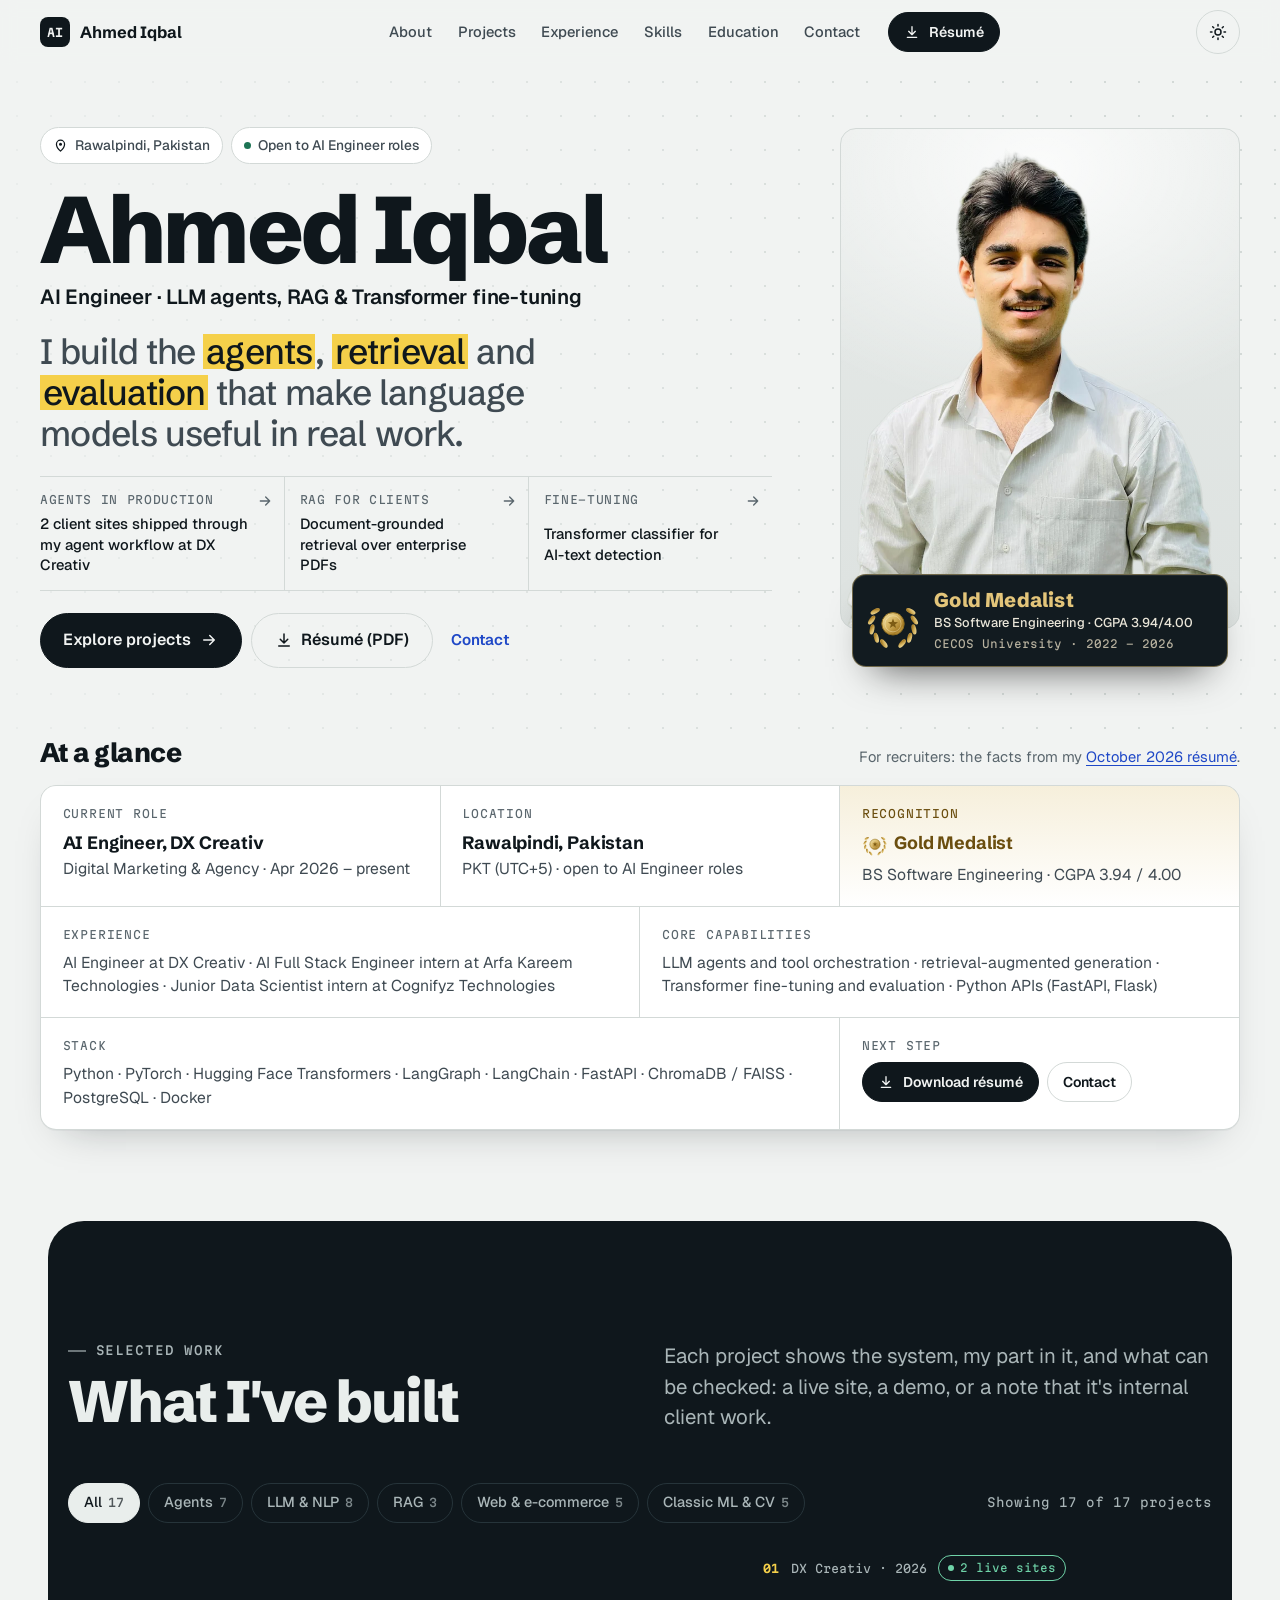
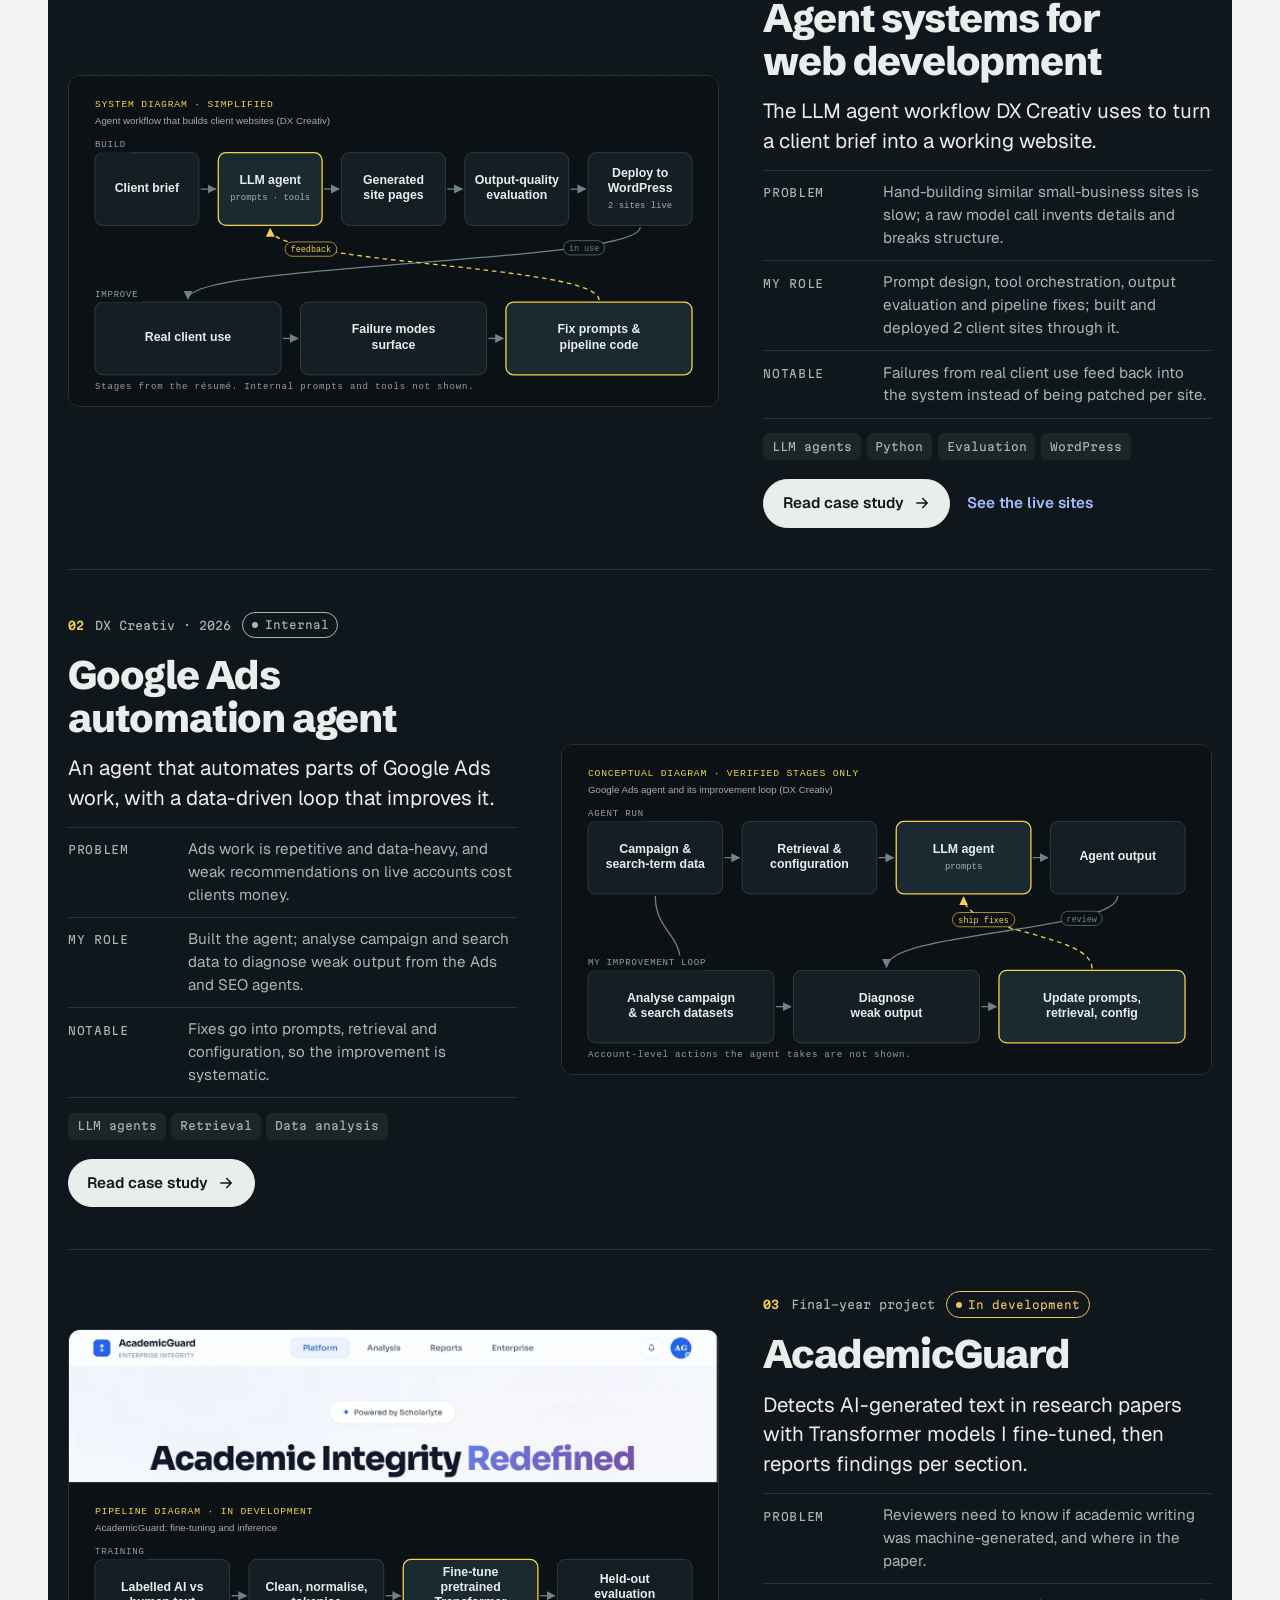
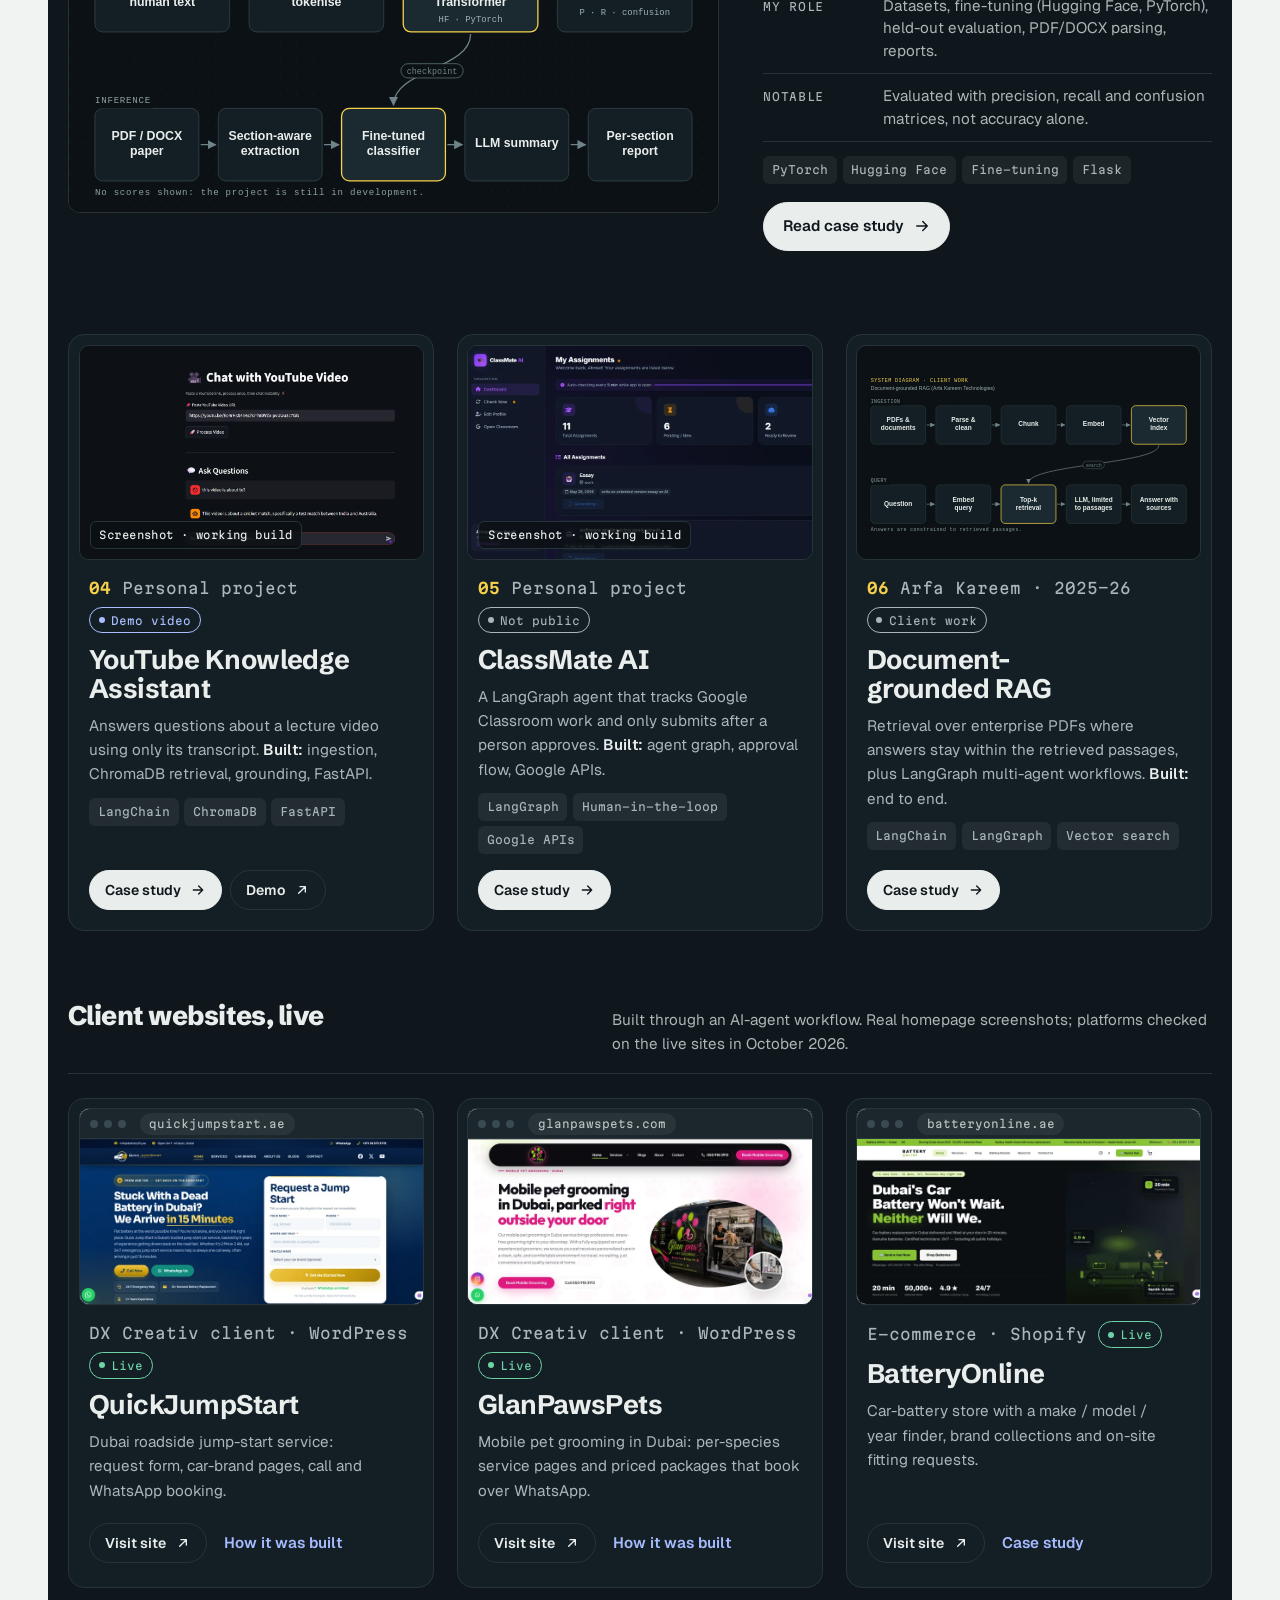
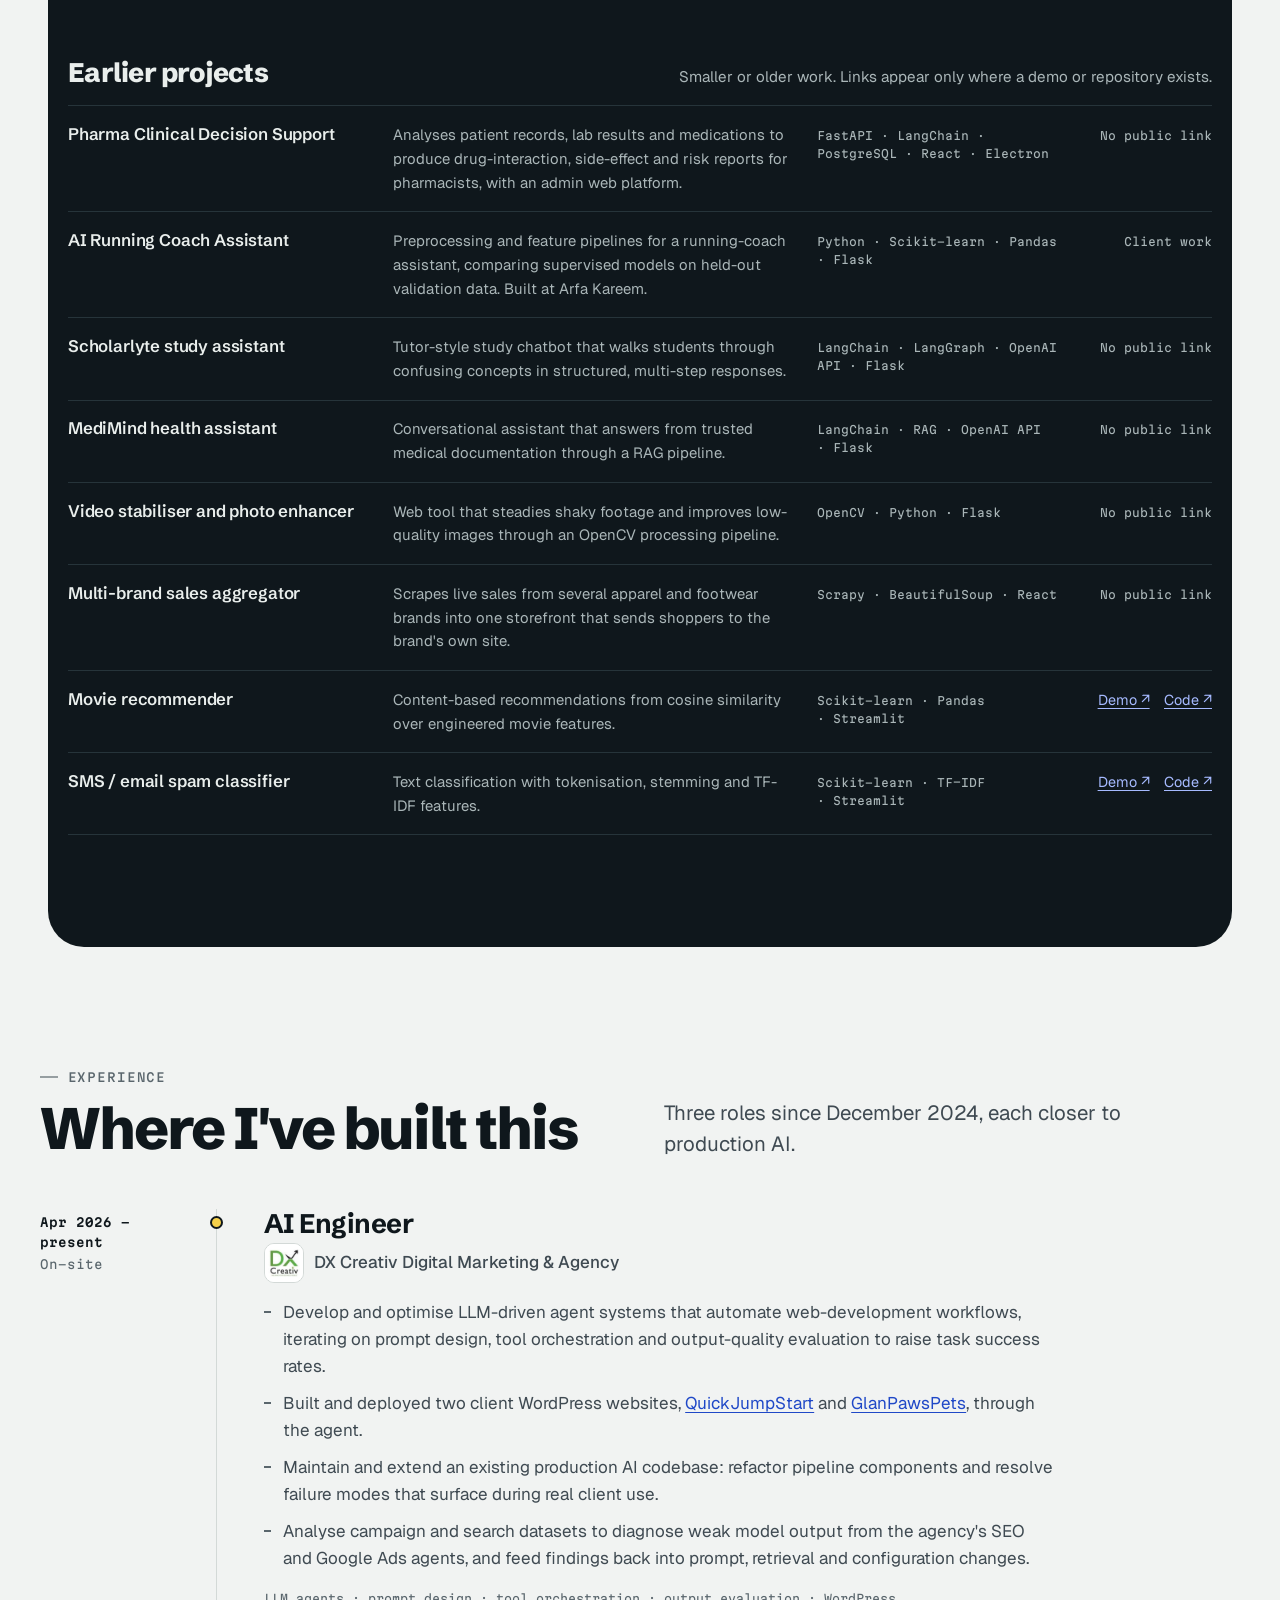
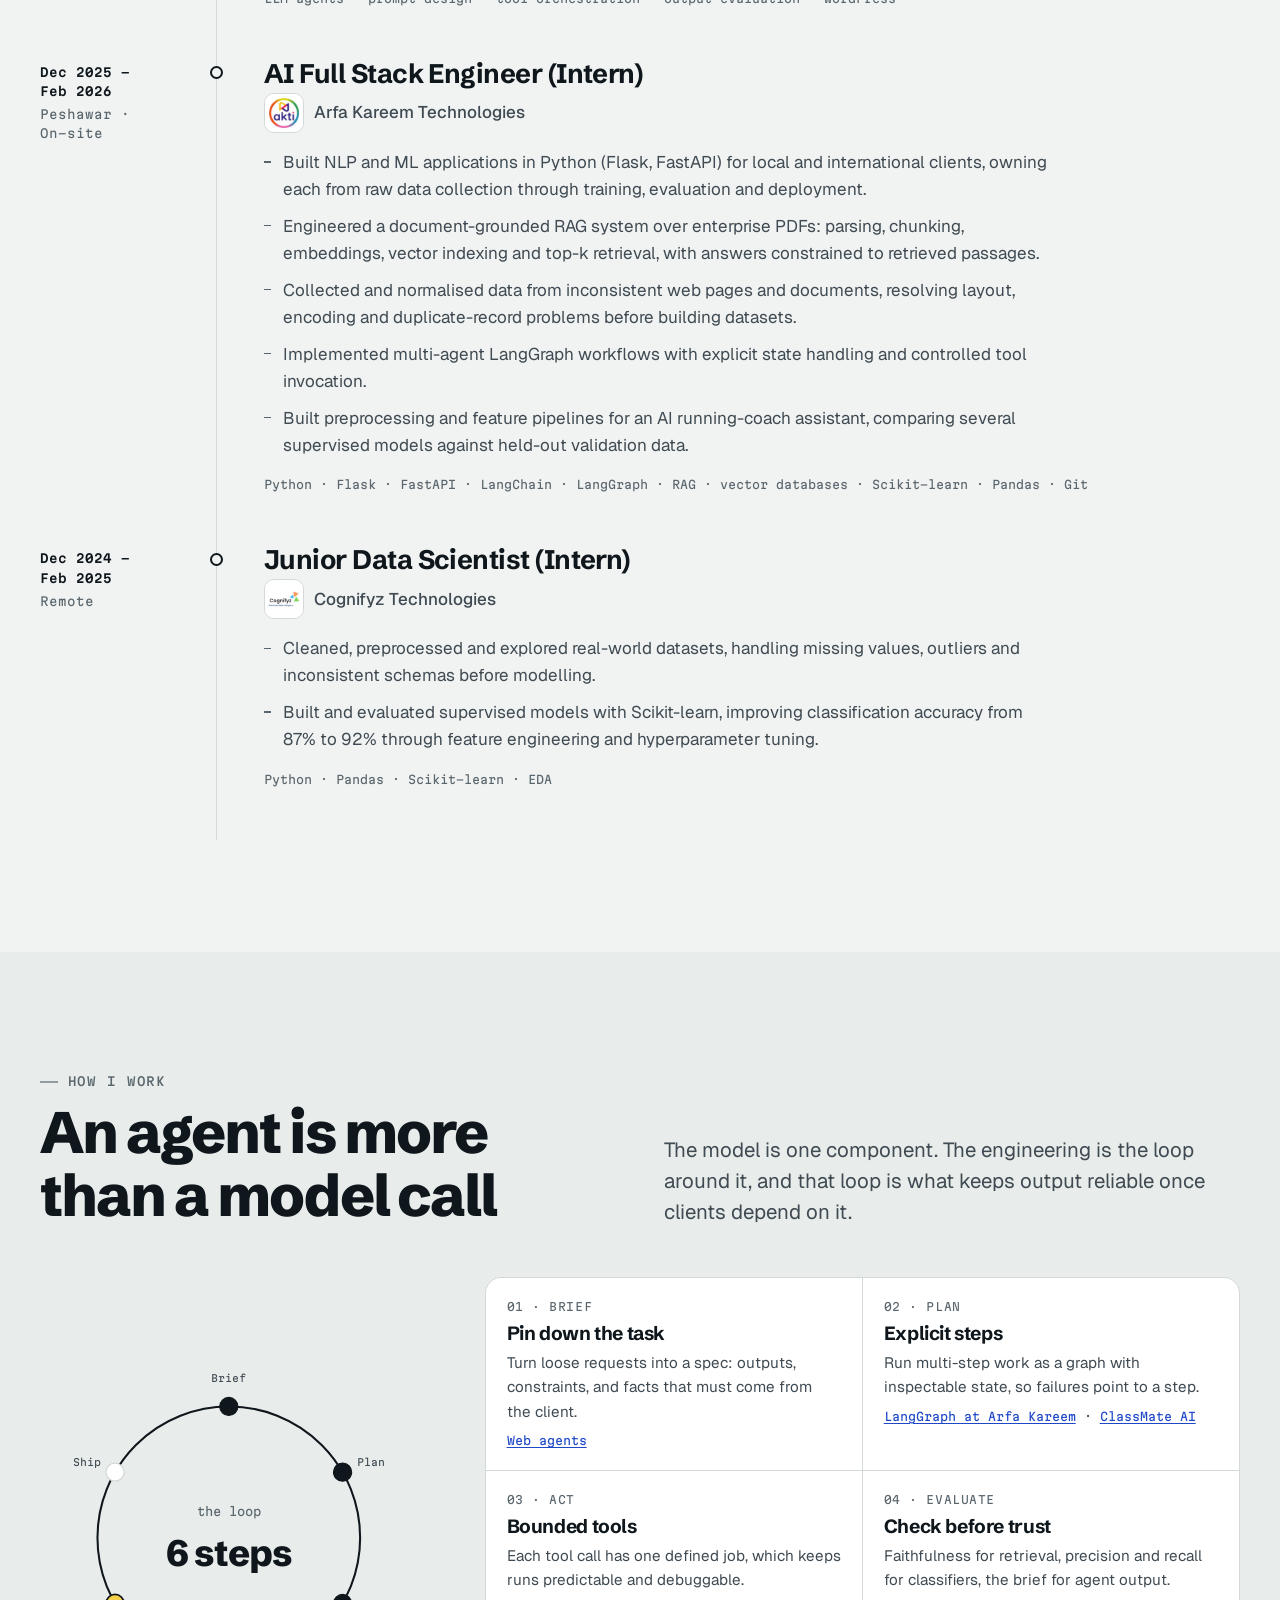
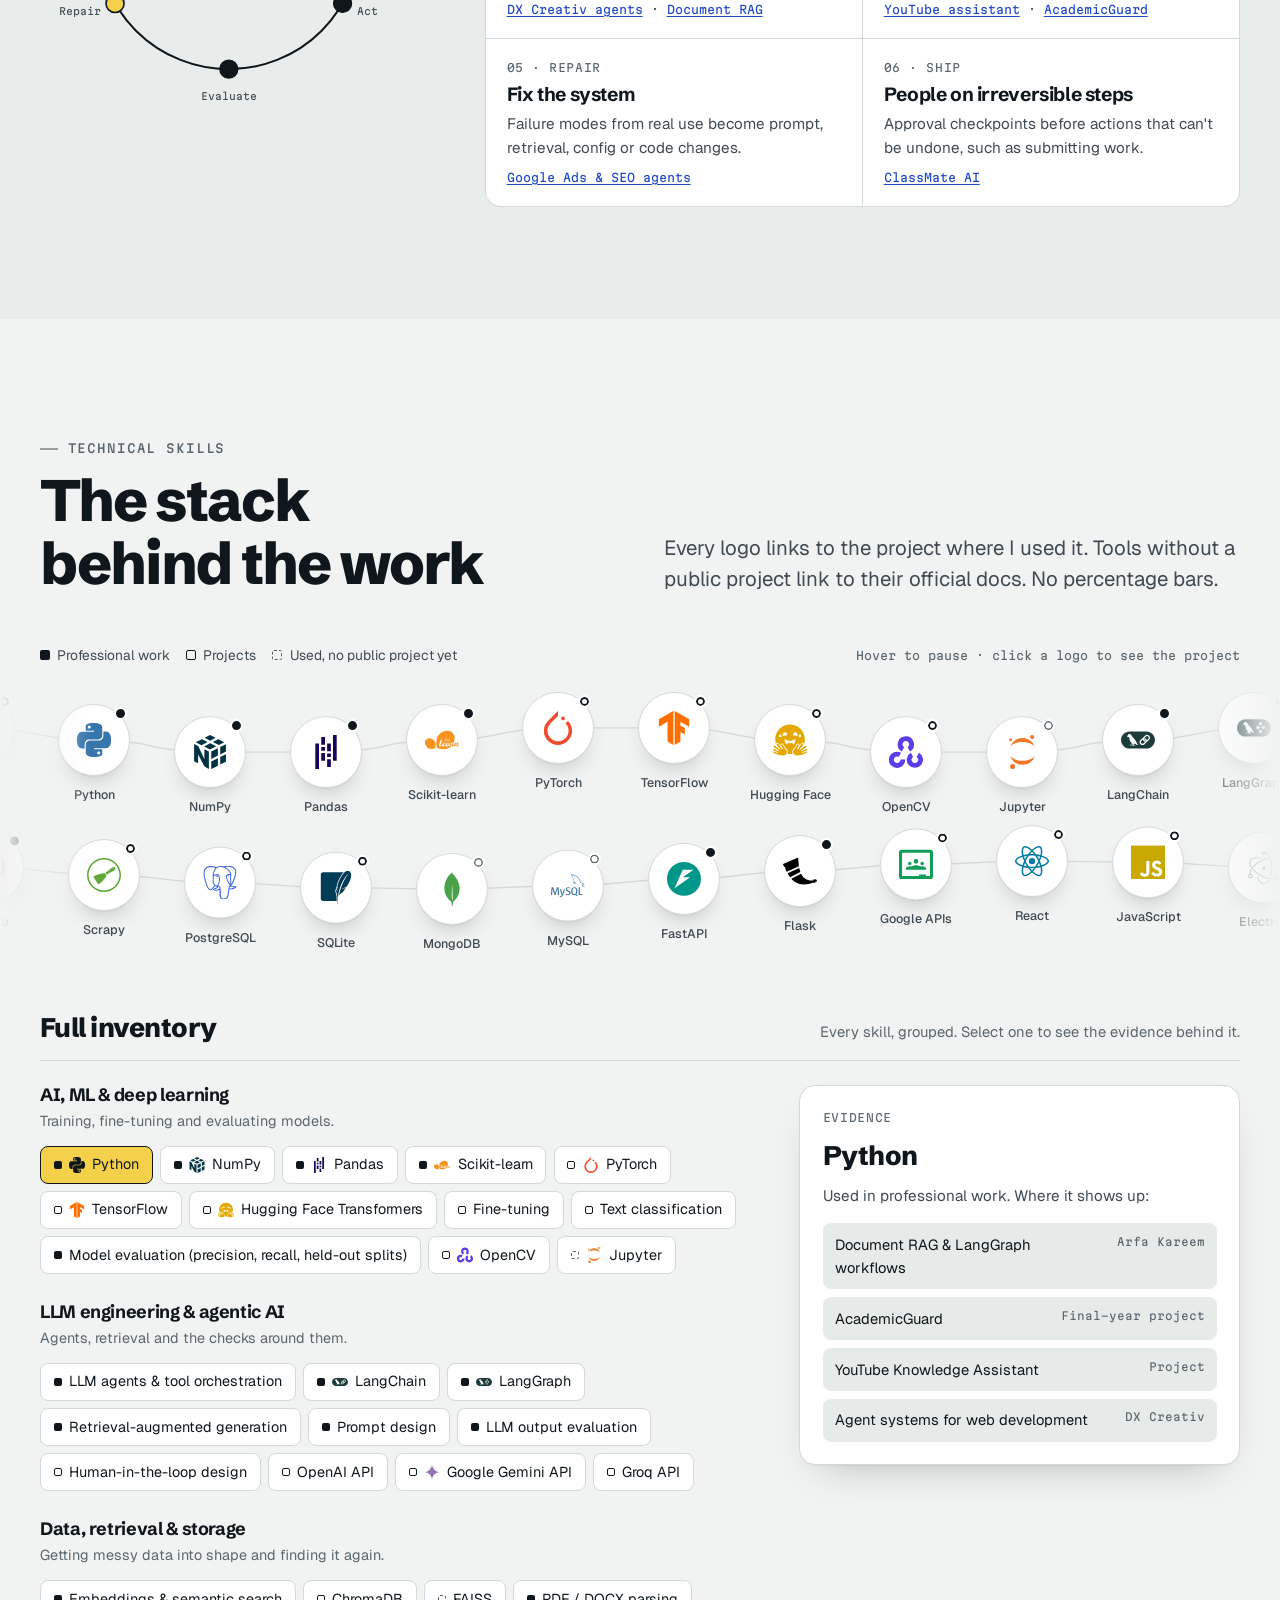
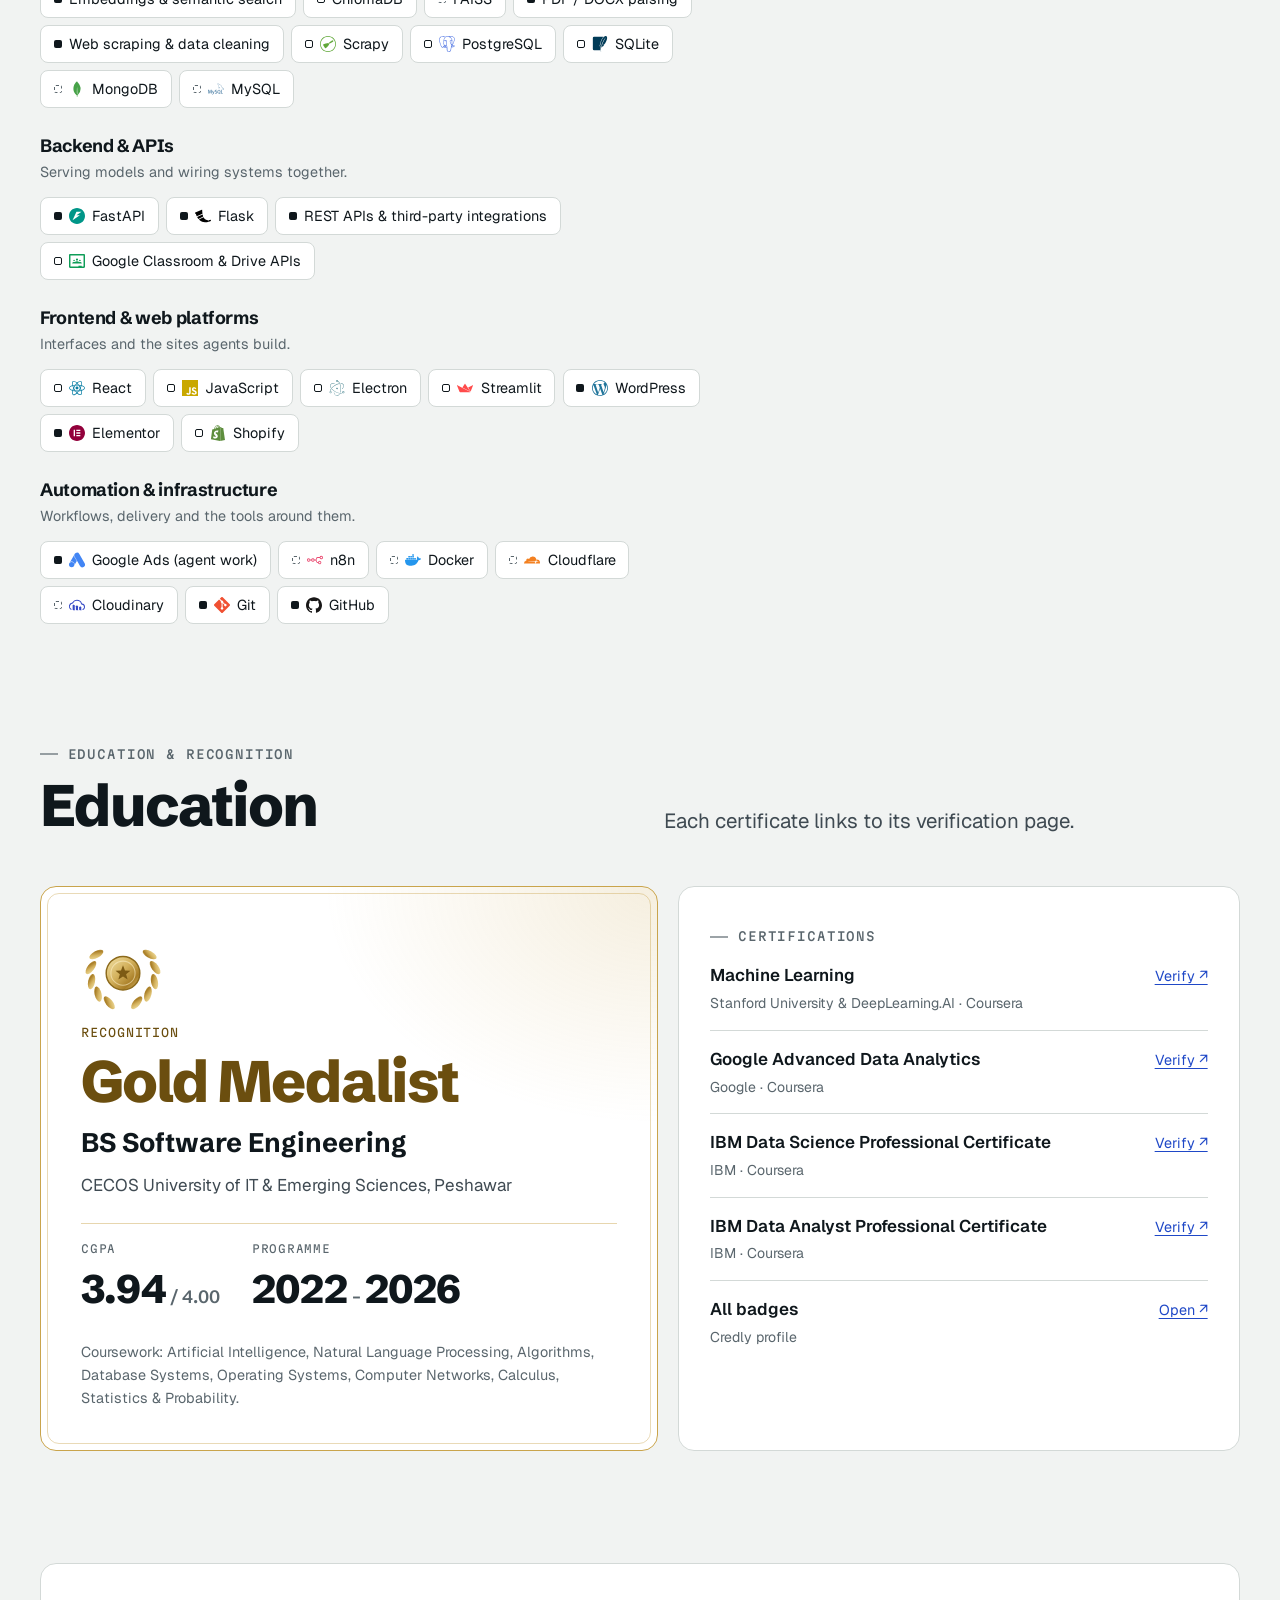
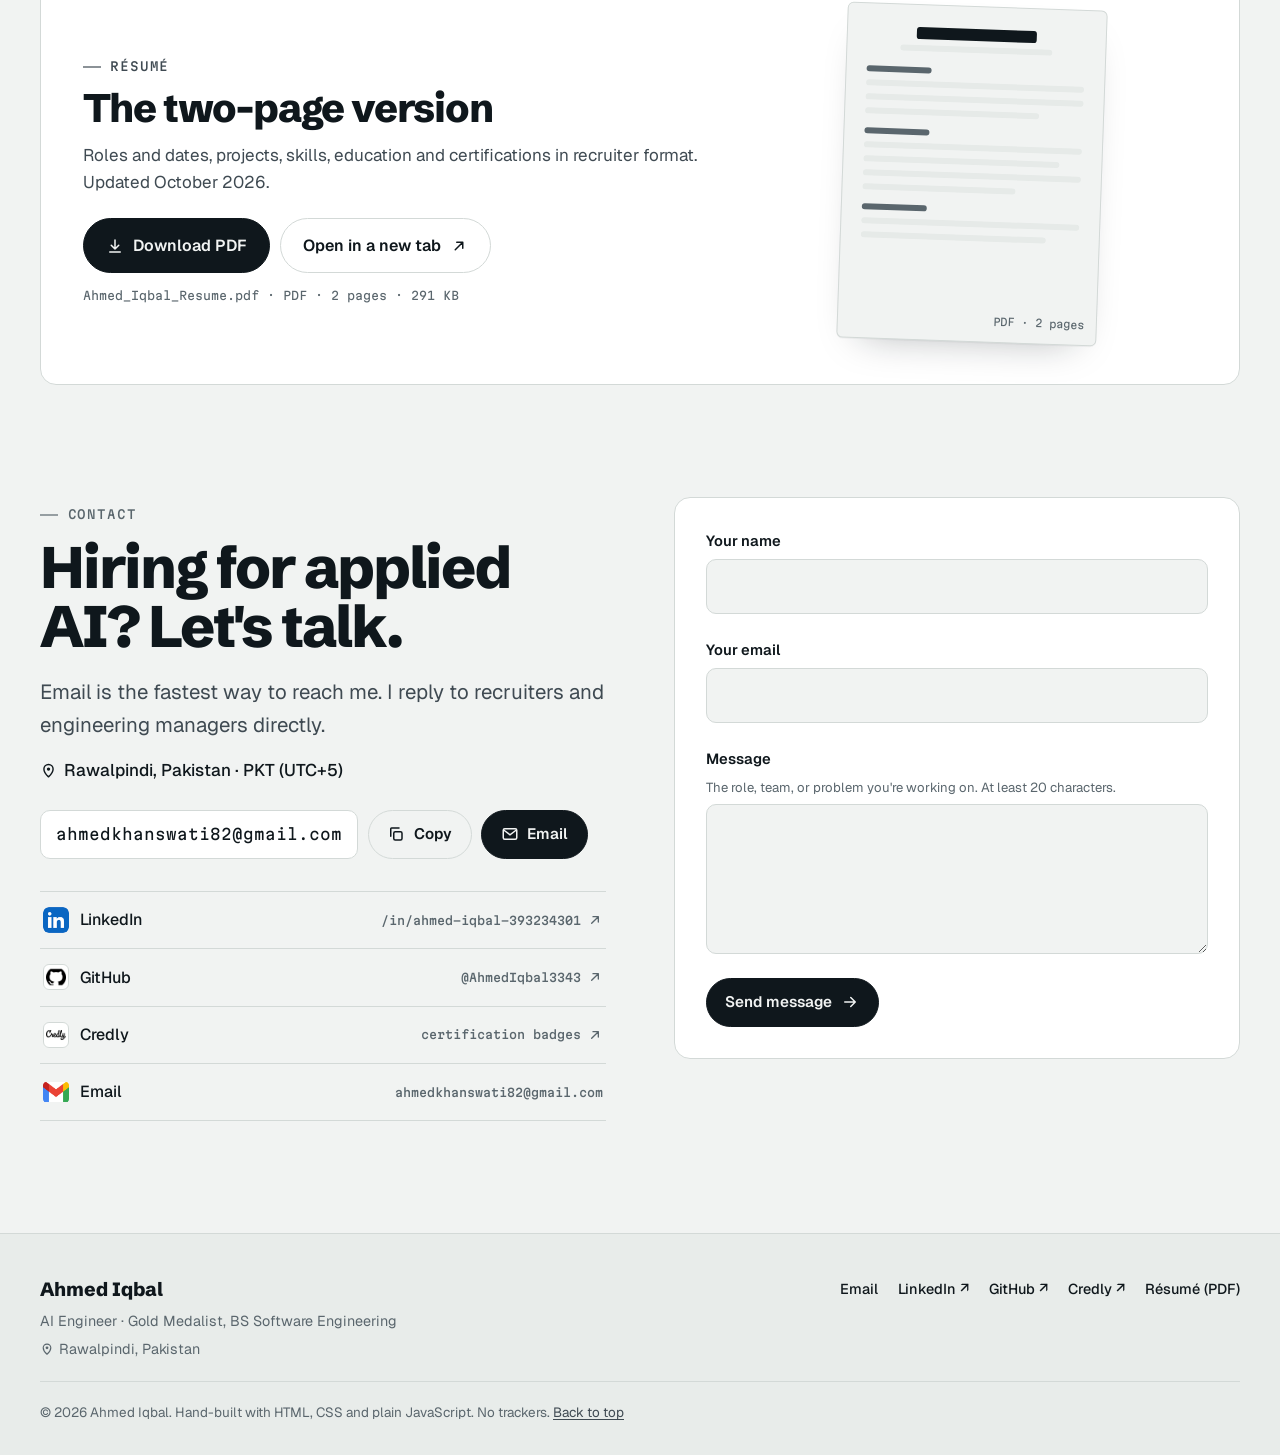
<file: index.html>
<!doctype html>
<html lang="en" class="no-js">
<head>
<meta charset="utf-8">
<meta name="viewport" content="width=device-width, initial-scale=1, viewport-fit=cover">
<title>Ahmed Iqbal · AI Engineer</title>
<meta name="description" content="Ahmed Iqbal is an AI Engineer in Rawalpindi, Pakistan, and a Gold Medalist in BS Software Engineering. He builds LLM agents, retrieval-augmented generation systems and fine-tuned Transformer models at DX Creativ.">
<meta name="author" content="Ahmed Iqbal">
<meta name="theme-color" content="#f1f3f2" media="(prefers-color-scheme: light)">
<meta name="theme-color" content="#0c1214" media="(prefers-color-scheme: dark)">
<link rel="canonical" href="https://ahmediqbal3343.github.io/AhmedIqbal_portfolio/">
<meta property="og:type" content="profile">
<meta property="og:title" content="Ahmed Iqbal · AI Engineer">
<meta property="og:description" content="AI Engineer in Rawalpindi, Pakistan. Gold Medalist, BS Software Engineering. LLM agents, retrieval systems and fine-tuned Transformers, with case studies that show the engineering.">
<meta property="og:url" content="https://ahmediqbal3343.github.io/AhmedIqbal_portfolio/">
<meta property="og:image" content="https://ahmediqbal3343.github.io/AhmedIqbal_portfolio/assets/images/og-image.png">
<meta property="og:image:width" content="1200">
<meta property="og:image:height" content="630">
<meta property="og:image:alt" content="Ahmed Iqbal, AI Engineer, Gold Medalist">
<meta name="twitter:card" content="summary_large_image">
<meta name="twitter:title" content="Ahmed Iqbal · AI Engineer">
<meta name="twitter:description" content="AI Engineer in Rawalpindi, Pakistan. Gold Medalist, BS Software Engineering. LLM agents, retrieval systems and fine-tuned Transformers.">
<meta name="twitter:image" content="https://ahmediqbal3343.github.io/AhmedIqbal_portfolio/assets/images/og-image.png">
<link rel="icon" href="assets/images/favicon.svg" type="image/svg+xml">
<link rel="apple-touch-icon" href="assets/images/apple-touch-icon.png">
<link rel="manifest" href="site.webmanifest">
<link rel="preconnect" href="https://fonts.googleapis.com">
<link rel="preconnect" href="https://fonts.gstatic.com" crossorigin>
<link rel="stylesheet" href="https://fonts.googleapis.com/css2?family=Geist:wght@400;500;600&amp;family=Martian+Mono:wght@400;500;600&amp;family=Schibsted+Grotesk:wght@500;600;700;800&amp;display=swap">
<link rel="preload" as="image" href="assets/images/ahmed-portrait-720.webp" imagesrcset="assets/images/ahmed-portrait-720.webp 720w, assets/images/ahmed-portrait-1200.webp 1200w" imagesizes="(max-width: 900px) 92vw, 420px">
<link rel="stylesheet" href="assets/css/styles.css">
<script>
  (function () {
    var d = document.documentElement;
    d.classList.remove('no-js'); d.classList.add('js');
    try { var t = localStorage.getItem('theme'); if (t === 'dark' || t === 'light') d.setAttribute('data-theme', t); } catch (e) {}
    if (window.matchMedia && matchMedia('(prefers-reduced-motion: reduce)').matches) d.classList.add('reduced');
  })();
</script>
<script type="application/ld+json">
{
  "@context": "https://schema.org",
  "@type": "Person",
  "name": "Ahmed Iqbal",
  "jobTitle": "AI Engineer",
  "worksFor": { "@type": "Organization", "name": "DX Creativ Digital Marketing & Agency", "url": "https://dxcreativ.com" },
  "alumniOf": { "@type": "CollegeOrUniversity", "name": "CECOS University of IT & Emerging Sciences" },
  "award": "Gold Medalist, BS Software Engineering, CECOS University of IT & Emerging Sciences",
  "address": { "@type": "PostalAddress", "addressLocality": "Rawalpindi", "addressCountry": "PK" },
  "email": "mailto:ahmedkhanswati82@gmail.com",
  "url": "https://ahmediqbal3343.github.io/AhmedIqbal_portfolio/",
  "sameAs": [
    "https://www.linkedin.com/in/ahmed-iqbal-393234301",
    "https://github.com/AhmedIqbal3343",
    "https://www.credly.com/users/ahmed-iqbal.f9fae12e/badges"
  ],
  "knowsAbout": ["Large Language Models", "AI agents", "Retrieval-Augmented Generation", "Natural Language Processing", "Transformer fine-tuning", "Python"]
}
</script>
</head>
<body id="top">

<svg width="0" height="0" style="position:absolute" aria-hidden="true" focusable="false">
  <defs>
    <linearGradient id="gold-g" x1="0" y1="0" x2="1" y2="1">
      <stop offset="0" stop-color="#f3e3a8"/><stop offset=".45" stop-color="#d4b25e"/><stop offset=".75" stop-color="#a87d26"/><stop offset="1" stop-color="#e2c77d"/>
    </linearGradient>
  </defs>
  <symbol id="i-medal" viewBox="0 0 80 80">
    <g fill="url(#gold-g)">
      <g transform="rotate(-155 40 44)"><ellipse cx="40" cy="13" rx="3.3" ry="7.4" transform="rotate(-64 40 13)"/></g><g transform="rotate(-130 40 44)"><ellipse cx="40" cy="13" rx="3.3" ry="7.4" transform="rotate(-64 40 13)"/></g><g transform="rotate(-105 40 44)"><ellipse cx="40" cy="13" rx="3.3" ry="7.4" transform="rotate(-64 40 13)"/></g><g transform="rotate(-80 40 44)"><ellipse cx="40" cy="13" rx="3.3" ry="7.4" transform="rotate(-64 40 13)"/></g><g transform="rotate(-55 40 44)"><ellipse cx="40" cy="13" rx="3.3" ry="7.4" transform="rotate(-64 40 13)"/></g>
      <g transform="rotate(155 40 44)"><ellipse cx="40" cy="13" rx="3.3" ry="7.4" transform="rotate(64 40 13)"/></g><g transform="rotate(130 40 44)"><ellipse cx="40" cy="13" rx="3.3" ry="7.4" transform="rotate(64 40 13)"/></g><g transform="rotate(105 40 44)"><ellipse cx="40" cy="13" rx="3.3" ry="7.4" transform="rotate(64 40 13)"/></g><g transform="rotate(80 40 44)"><ellipse cx="40" cy="13" rx="3.3" ry="7.4" transform="rotate(64 40 13)"/></g><g transform="rotate(55 40 44)"><ellipse cx="40" cy="13" rx="3.3" ry="7.4" transform="rotate(64 40 13)"/></g>
    </g>
    <circle cx="40" cy="44" r="16" fill="url(#gold-g)" stroke="#8c6a1c" stroke-width="1.4"/>
    <circle cx="40" cy="44" r="11.5" fill="none" stroke="#fff3cc" stroke-opacity=".55" stroke-width="1"/>
    <path d="M40.0,36.5 L41.9,41.4 L47.1,41.7 L43.0,45.0 L44.4,50.1 L40.0,47.2 L35.6,50.1 L37.0,45.0 L32.9,41.7 L38.1,41.4Z" fill="#7d5b14"/>
  </symbol>
  <symbol id="i-arrow" viewBox="0 0 24 24"><path d="M5 12h14M13 6l6 6-6 6" fill="none" stroke="currentColor" stroke-width="2" stroke-linecap="round" stroke-linejoin="round"/></symbol>
  <symbol id="i-ext" viewBox="0 0 24 24"><path d="M7 17 17 7M9 7h8v8" fill="none" stroke="currentColor" stroke-width="2" stroke-linecap="round" stroke-linejoin="round"/></symbol>
  <symbol id="i-down" viewBox="0 0 24 24"><path d="M12 4v12m-5-5 5 5 5-5M5 20h14" fill="none" stroke="currentColor" stroke-width="2" stroke-linecap="round" stroke-linejoin="round"/></symbol>
  <symbol id="i-copy" viewBox="0 0 24 24"><rect x="9" y="9" width="11" height="11" rx="2" fill="none" stroke="currentColor" stroke-width="2"/><path d="M5 15V5a1 1 0 0 1 1-1h10" fill="none" stroke="currentColor" stroke-width="2" stroke-linecap="round"/></symbol>
  <symbol id="i-mail" viewBox="0 0 24 24"><rect x="3" y="5" width="18" height="14" rx="2" fill="none" stroke="currentColor" stroke-width="2"/><path d="m4 7 8 6 8-6" fill="none" stroke="currentColor" stroke-width="2" stroke-linecap="round"/></symbol>
  <symbol id="i-pin" viewBox="0 0 24 24"><path d="M12 21s-6.5-5.6-6.5-11a6.5 6.5 0 0 1 13 0c0 5.4-6.5 11-6.5 11Z" fill="none" stroke="currentColor" stroke-width="2" stroke-linejoin="round"/><circle cx="12" cy="10" r="2.4" fill="currentColor"/></symbol>
  <symbol id="i-sun" viewBox="0 0 24 24"><circle cx="12" cy="12" r="4" fill="none" stroke="currentColor" stroke-width="2"/><path d="M12 2v2m0 16v2M4.9 4.9l1.4 1.4m11.4 11.4 1.4 1.4M2 12h2m16 0h2M4.9 19.1l1.4-1.4M17.7 6.3l1.4-1.4" fill="none" stroke="currentColor" stroke-width="2" stroke-linecap="round"/></symbol>
  <symbol id="i-moon" viewBox="0 0 24 24"><path d="M20 14.5A8 8 0 0 1 9.5 4a8 8 0 1 0 10.5 10.5Z" fill="none" stroke="currentColor" stroke-width="2" stroke-linejoin="round"/></symbol>
  <symbol id="i-menu" viewBox="0 0 24 24"><path d="M4 7h16M4 12h16M4 17h16" fill="none" stroke="currentColor" stroke-width="2" stroke-linecap="round"/></symbol>
  <symbol id="i-close" viewBox="0 0 24 24"><path d="M6 6l12 12M18 6 6 18" fill="none" stroke="currentColor" stroke-width="2" stroke-linecap="round"/></symbol>
  <symbol id="i-pause" viewBox="0 0 24 24"><path d="M8 5v14M16 5v14" fill="none" stroke="currentColor" stroke-width="2.4" stroke-linecap="round"/></symbol>
  <symbol id="i-play" viewBox="0 0 24 24"><path d="M8 5.5v13l10.5-6.5z" fill="currentColor"/></symbol>
  <symbol id="i-left" viewBox="0 0 24 24"><path d="M15 6l-6 6 6 6" fill="none" stroke="currentColor" stroke-width="2" stroke-linecap="round" stroke-linejoin="round"/></symbol>
  <symbol id="i-right" viewBox="0 0 24 24"><path d="M9 6l6 6-6 6" fill="none" stroke="currentColor" stroke-width="2" stroke-linecap="round" stroke-linejoin="round"/></symbol>
</svg>

<!-- skills:sprite:start (generated by tools/build_skills.py) -->
<svg width="0" height="0" style="position:absolute" aria-hidden="true" focusable="false">
  <symbol id="sk-python" viewBox="0 0 24 24"><path d="m14.25.18.9.2.73.26.59.3.45.32.34.34.25.34.16.33.1.3.04.26.02.2-.01.13V8.5l-.05.63-.13.55-.21.46-.26.38-.3.31-.33.25-.35.19-.35.14-.33.1-.3.07-.26.04-.21.02H8.77l-.69.05-.59.14-.5.22-.41.27-.33.32-.27.35-.2.36-.15.37-.1.35-.07.32-.04.27-.02.21v3.06H3.17l-.21-.03-.28-.07-.32-.12-.35-.18-.36-.26-.36-.36-.35-.46-.32-.59-.28-.73-.21-.88-.14-1.05-.05-1.23.06-1.22.16-1.04.24-.87.32-.71.36-.57.4-.44.42-.33.42-.24.4-.16.36-.1.32-.05.24-.01h.16l.06.01h8.16v-.83H6.18l-.01-2.75-.02-.37.05-.34.11-.31.17-.28.25-.26.31-.23.38-.2.44-.18.51-.15.58-.12.64-.1.71-.06.77-.04.84-.02 1.27.05zm-6.3 1.98-.23.33-.08.41.08.41.23.34.33.22.41.09.41-.09.33-.22.23-.34.08-.41-.08-.41-.23-.33-.33-.22-.41-.09-.41.09zm13.09 3.95.28.06.32.12.35.18.36.27.36.35.35.47.32.59.28.73.21.88.14 1.04.05 1.23-.06 1.23-.16 1.04-.24.86-.32.71-.36.57-.4.45-.42.33-.42.24-.4.16-.36.09-.32.05-.24.02-.16-.01h-8.22v.82h5.84l.01 2.76.02.36-.05.34-.11.31-.17.29-.25.25-.31.24-.38.2-.44.17-.51.15-.58.13-.64.09-.71.07-.77.04-.84.01-1.27-.04-1.07-.14-.9-.2-.73-.25-.59-.3-.45-.33-.34-.34-.25-.34-.16-.33-.1-.3-.04-.25-.02-.2.01-.13v-5.34l.05-.64.13-.54.21-.46.26-.38.3-.32.33-.24.35-.2.35-.14.33-.1.3-.06.26-.04.21-.02.13-.01h5.84l.69-.05.59-.14.5-.21.41-.28.33-.32.27-.35.2-.36.15-.36.1-.35.07-.32.04-.28.02-.21V6.07h2.09l.14.01zm-6.47 14.25-.23.33-.08.41.08.41.23.33.33.23.41.08.41-.08.33-.23.23-.33.08-.41-.08-.41-.23-.33-.33-.23-.41-.08-.41.08z"/></symbol>
  <symbol id="sk-numpy" viewBox="0 0 24 24"><path d="m10.315 4.876-4.01-2.024-4.401 2.196 4.118 2.068zm1.838.928 4.205 2.122-4.363 2.19L7.87 8.046zm5.615-2.922 4.32 2.166-3.863 1.94-4.213-2.125zM15.91 1.95 12.021 0 8.174 1.92l4.007 2.02zm-3.04 16.744V24l4.711-2.35-.005-5.31zm4.704-4.206-.005-5.253-4.699 2.336v5.254zm5.655-.984v5.327l-4.018 2.005-.002-5.303zm0-1.863v-5.22l-4.025 2.001.003 5.264zm-12.022-.07L8.033 9.976v6.895s-3.88-8.257-4.24-8.998c-.046-.096-.237-.201-.285-.227A358 358 0 0 0 .773 6.25V18.43l2.82 1.508V13.57s3.84 7.378 3.878 7.458c.04.08.425.858.837 1.132.548.363 2.899 1.776 2.899 1.776z"/></symbol>
  <symbol id="sk-pandas" viewBox="0 0 24 24"><path d="M16.922 0h2.623v18.104h-2.623zm-4.126 12.94h2.623v2.57h-2.623zm0-7.037h2.623v5.446h-2.623zm0 11.197h2.623v5.446h-2.623zM4.456 5.896h2.622V24H4.455zm4.213 2.559h2.623v2.57H8.67zm0 4.151h2.623v5.447H8.67zm0-11.187h2.623v5.446H8.67Z"/></symbol>
  <symbol id="sk-sklearn" viewBox="0 0 24 24"><path d="M15.601 5.53c-1.91.035-3.981.91-5.63 2.56-2.93 2.93-2.083 8.53-1.088 9.525.805.804 6.595 1.843 9.526-1.088a10 10 0 0 0 .584-.643q.064-.437.489-1.106a1.9 1.9 0 0 1-.537.176q-.217.398-.676.855-.53.503-.76.656a.8.8 0 0 1-.437.152q-.524 0-.494-.924-.33.474-.612.7a.9.9 0 0 1-.578.224q-.292 0-.496-.273a1.03 1.03 0 0 1-.193-.507 4 4 0 0 1-.726.583q-.335.197-.74.197-.45 0-.727-.288a.98.98 0 0 1-.257-.524v.004q-.45.414-.79.611a1.3 1.3 0 0 1-.649.197.7.7 0 0 1-.571-.275q-.218-.275-.218-.739 0-.695.302-1.67.301-.976.733-1.797l.842-.312a.2.2 0 0 1 .06-.013q.095 0 .157.14.06.142.061.38 0 .677-.312 1.31-.31.633-.974 1.352-.027.345-.027.474 0 .289.106.458.107.17.282.169a.7.7 0 0 0 .382-.13q.198-.127.602-.523.04-.626.482-1.142.487-.57 1.08-.569.308 0 .494.16a.52.52 0 0 1 .186.417q0 .687-1.459 1.114.133.646.693.646a.8.8 0 0 0 .417-.117q.194-.115.575-.497.048-.378.259-.728.273-.45.701-.73.427-.278.756-.278.415 0 .58.381l.677-.374h.186l-.292.971q-.225.732-.226 1.004 0 .285.202.285.129 0 .285-.137.156-.138.437-.42v.001q.215-.233.392-.494-.285-.127-.285-.375 0-.255.174-.545.173-.29.479-.29.258 0 .258.265 0 .209-.149.596.55-.06.961-.842l.228-.01c1.059-2.438.828-5.075-.83-6.732-1.019-1.02-2.408-1.5-3.895-1.471m4.725 8.203a9 9 0 0 1-1.333 2.151 1 1 0 0 0-.012.147q0 .252.14.423.139.17.34.17.444-.001 1.254-.787-.002.06-.003.121 0 .219.036.666l.733-.172q0-.3.01-.474.016-.236.066-.517.03-.166.152-.315l.186-.216a5 5 0 0 1 .378-.397q.093-.083.162-.13a.26.26 0 0 1 .123-.046q.083 0 .083.106 0 .105-.156.497-.292.73-.292 1.084 0 .262.136.418a.45.45 0 0 0 .358.155q.548 0 1.313-.808v-.381q-.542.64-.784.64-.163 0-.163-.2 0-.15.195-.65.285-.73.285-1.048a.46.46 0 0 0-.112-.319.36.36 0 0 0-.282-.127q-.247 0-.567.233-.319.234-.863.84.08-.393.335-1.08l-.809.156a6.5 6.5 0 0 0-.399 1.074q-.06.234-.092.48a8 8 0 0 1-.49.45.38.38 0 0 1-.229.08.21.21 0 0 1-.174-.082.35.35 0 0 1-.064-.222q0-.15.056-.343t.249-.731l.308-.849zm-17.21-2.927c-.863-.016-1.67.263-2.261.854-1.352 1.352-1.07 3.827.631 5.527 1.7 1.701 4.95 1.21 5.527.632.467-.466 1.07-3.827-.631-5.527-.957-.957-2.158-1.465-3.267-1.486zm12.285.358h.166v.21H15.4zm.427 0h.166v.865l.46-.455h.195l-.364.362.428.684h-.198l-.357-.575-.164.166v.41h-.166zm1.016 0h.166v.21h-.166zm.481.122h.166v.288h.172v.135h-.172v.717q0 .056.02.075.018.02.074.02a.2.2 0 0 0 .078-.01v.141a1 1 0 0 1-.136.014.23.23 0 0 1-.15-.043.15.15 0 0 1-.052-.123v-.79h-.141v-.136h.141zm-3.562.258q.121 0 .207.038.085.036.13.11a.26.26 0 0 1 .045.173h-.176q-.009-.167-.208-.167a.3.3 0 0 0-.164.041.13.13 0 0 0-.06.117q0 .053.045.088.045.036.15.06l.16.039a.47.47 0 0 1 .224.105q.07.069.07.186a.3.3 0 0 1-.052.175.33.33 0 0 1-.152.116.6.6 0 0 1-.226.041q-.205 0-.309-.088-.103-.089-.109-.269h.176q.006.056.017.084a.2.2 0 0 0 .034.054q.066.065.204.065a.3.3 0 0 0 .177-.045.14.14 0 0 0 .067-.119.12.12 0 0 0-.038-.09.3.3 0 0 0-.124-.055l-.156-.038a1 1 0 0 1-.159-.05.4.4 0 0 1-.098-.061.2.2 0 0 1-.058-.083.3.3 0 0 1-.016-.108q0-.144.109-.232a.45.45 0 0 1 .29-.087m1.035 0a.5.5 0 0 1 .202.043.35.35 0 0 1 .187.212.6.6 0 0 1 .023.126h-.168a.26.26 0 0 0-.078-.168.24.24 0 0 0-.17-.06.25.25 0 0 0-.155.05.3.3 0 0 0-.1.144.7.7 0 0 0-.034.224.6.6 0 0 0 .035.214.3.3 0 0 0 .101.135.26.26 0 0 0 .157.048q.213 0 .256-.252h.167a.5.5 0 0 1-.065.22.35.35 0 0 1-.146.138.5.5 0 0 1-.216.048.45.45 0 0 1-.246-.066.44.44 0 0 1-.161-.192.7.7 0 0 1-.057-.293q0-.128.032-.233a.5.5 0 0 1 .095-.182.4.4 0 0 1 .15-.117.45.45 0 0 1 .191-.04zm.603.03h.166v1.046H15.4zm1.443 0h.166v1.046h-.166zm-5.05.618q-.121 0-.356.611-.232.61-.459 1.71.422-.468.683-1.05.262-.58.262-.999a.46.46 0 0 0-.036-.197q-.038-.075-.093-.075zm4.662 1.797q-.332 0-.629.563-.296.564-.296 1.038 0 .18.088.29a.27.27 0 0 0 .223.111q.332 0 .625-.565.294-.566.294-1.043a.46.46 0 0 0-.083-.29.27.27 0 0 0-.222-.104m-2.848.007q-.219 0-.417.333-.2.332-.2.866.849-.238.849-.881 0-.318-.232-.318"/></symbol>
  <symbol id="sk-pytorch" viewBox="0 0 24 24"><path d="M12.005 0 4.952 7.053a9.865 9.865 0 0 0 0 14.022 9.866 9.866 0 0 0 14.022 0c3.984-3.9 3.986-10.205.085-14.023l-1.744 1.743c2.904 2.905 2.904 7.634 0 10.538s-7.634 2.904-10.538 0-2.904-7.634 0-10.538l4.647-4.646.582-.665zm3.568 3.899a1.327 1.327 0 0 0-1.327 1.327 1.327 1.327 0 0 0 1.327 1.328A1.327 1.327 0 0 0 16.9 5.226 1.327 1.327 0 0 0 15.573 3.9z"/></symbol>
  <symbol id="sk-tf" viewBox="0 0 24 24"><path d="M1.292 5.856 11.54 0v24l-4.095-2.378V7.603l-6.168 3.564.015-5.31zm21.43 5.311-.014-5.31L12.46 0v24l4.095-2.378V14.87l3.092 1.788-.018-4.618-3.074-1.756V7.603z"/></symbol>
  <symbol id="sk-hf" viewBox="0 0 24 24"><path d="M12.025 1.13c-5.77 0-10.449 4.647-10.449 10.378 0 1.112.178 2.181.503 3.185.064-.222.203-.444.416-.577a.96.96 0 0 1 .524-.15c.293 0 .584.124.84.284.278.173.48.408.71.694.226.282.458.611.684.951v-.014c.017-.324.106-.622.264-.874s.403-.487.762-.543c.3-.047.596.06.787.203s.31.313.4.467c.15.257.212.468.233.542.01.026.653 1.552 1.657 2.54.616.605 1.01 1.223 1.082 1.912.055.537-.096 1.059-.38 1.572.637.121 1.294.187 1.967.187.657 0 1.298-.063 1.921-.178-.287-.517-.44-1.041-.384-1.581.07-.69.465-1.307 1.081-1.913 1.004-.987 1.647-2.513 1.657-2.539.021-.074.083-.285.233-.542.09-.154.208-.323.4-.467a1.08 1.08 0 0 1 .787-.203c.359.056.604.29.762.543s.247.55.265.874v.015c.225-.34.457-.67.683-.952.23-.286.432-.52.71-.694.257-.16.547-.284.84-.285a.97.97 0 0 1 .524.151c.228.143.373.388.43.625l.006.04a10.3 10.3 0 0 0 .534-3.273c0-5.731-4.678-10.378-10.449-10.378M8.327 6.583a1.5 1.5 0 0 1 .713.174 1.487 1.487 0 0 1 .617 2.013c-.183.343-.762-.214-1.102-.094-.38.134-.532.914-.917.71a1.487 1.487 0 0 1 .69-2.803m7.486 0a1.487 1.487 0 0 1 .689 2.803c-.385.204-.536-.576-.916-.71-.34-.12-.92.437-1.103.094a1.487 1.487 0 0 1 .617-2.013 1.5 1.5 0 0 1 .713-.174m-10.68 1.55a.96.96 0 1 1 0 1.921.96.96 0 0 1 0-1.92m13.838 0a.96.96 0 1 1 0 1.92.96.96 0 0 1 0-1.92M8.489 11.458c.588.01 1.965 1.157 3.572 1.164 1.607-.007 2.984-1.155 3.572-1.164.196-.003.305.12.305.454 0 .886-.424 2.328-1.563 3.202-.22-.756-1.396-1.366-1.63-1.32q-.011.001-.02.006l-.044.026-.01.008-.03.024q-.018.017-.035.036l-.032.04a1 1 0 0 0-.058.09l-.014.025q-.049.088-.11.19a1 1 0 0 1-.083.116 1.2 1.2 0 0 1-.173.18q-.035.029-.075.058a1.3 1.3 0 0 1-.251-.243 1 1 0 0 1-.076-.107c-.124-.193-.177-.363-.337-.444-.034-.016-.104-.008-.2.022q-.094.03-.216.087-.06.028-.125.063l-.13.074q-.067.04-.136.086a3 3 0 0 0-.135.096 3 3 0 0 0-.26.219 2 2 0 0 0-.12.121 2 2 0 0 0-.106.128l-.002.002a2 2 0 0 0-.09.132l-.001.001a1.2 1.2 0 0 0-.105.212q-.013.036-.024.073c-1.139-.875-1.563-2.317-1.563-3.203 0-.334.109-.457.305-.454m.836 10.354c.824-1.19.766-2.082-.365-3.194-1.13-1.112-1.789-2.738-1.789-2.738s-.246-.945-.806-.858-.97 1.499.202 2.362c1.173.864-.233 1.45-.685.64-.45-.812-1.683-2.896-2.322-3.295s-1.089-.175-.938.647 2.822 2.813 2.562 3.244-1.176-.506-1.176-.506-2.866-2.567-3.49-1.898.473 1.23 2.037 2.16c1.564.932 1.686 1.178 1.464 1.53s-3.675-2.511-4-1.297c-.323 1.214 3.524 1.567 3.287 2.405-.238.839-2.71-1.587-3.216-.642-.506.946 3.49 2.056 3.522 2.064 1.29.33 4.568 1.028 5.713-.624m5.349 0c-.824-1.19-.766-2.082.365-3.194 1.13-1.112 1.789-2.738 1.789-2.738s.246-.945.806-.858.97 1.499-.202 2.362c-1.173.864.233 1.45.685.64.451-.812 1.683-2.896 2.322-3.295s1.089-.175.938.647-2.822 2.813-2.562 3.244 1.176-.506 1.176-.506 2.866-2.567 3.49-1.898-.473 1.23-2.037 2.16c-1.564.932-1.686 1.178-1.464 1.53s3.675-2.511 4-1.297c.323 1.214-3.524 1.567-3.287 2.405.238.839 2.71-1.587 3.216-.642.506.946-3.49 2.056-3.522 2.064-1.29.33-4.568 1.028-5.713-.624"/></symbol>
  <symbol id="sk-opencv" viewBox="0 0 24 24"><path d="M11.9.853a5.73 5.73 0 0 0-2.91 10.665l1.641-2.785a.154.154 0 0 0-.05-.204 2.35 2.35 0 1 1 2.635 0 .154.154 0 0 0-.049.204l1.642 2.785A5.73 5.73 0 0 0 11.899.852M5.73 11.689a5.73 5.73 0 1 0 0 11.458c3.179 0 5.807-2.699 5.727-5.876H8.23a.155.155 0 0 0-.152.157c-.008 1.266-1.064 2.34-2.35 2.34a2.35 2.35 0 1 1 .955-4.498.154.154 0 0 0 .196-.06l1.646-2.793a5.7 5.7 0 0 0-2.797-.728m15.442.761-1.637 2.788a.154.154 0 0 0 .05.205 2.35 2.35 0 0 1-1.31 4.3 2.35 2.35 0 0 1-1.325-4.295.154.154 0 0 0 .049-.205l-1.646-2.782a5.73 5.73 0 1 0 5.82-.01"/></symbol>
  <symbol id="sk-jupyter" viewBox="0 0 24 24"><path d="M7.157 22.201A1.784 1.799 0 0 1 5.374 24a1.784 1.799 0 0 1-1.784-1.799 1.784 1.799 0 0 1 1.784-1.799 1.784 1.799 0 0 1 1.783 1.799M20.582 1.427a1.415 1.427 0 0 1-1.415 1.428 1.415 1.427 0 0 1-1.416-1.428A1.415 1.427 0 0 1 19.167 0a1.415 1.427 0 0 1 1.415 1.427M4.992 3.336A1.047 1.056 0 0 1 3.946 4.39a1.047 1.056 0 0 1-1.047-1.055A1.047 1.056 0 0 1 3.946 2.28a1.047 1.056 0 0 1 1.046 1.056m7.336 1.517c3.769 0 7.06 1.38 8.768 3.424a9.36 9.36 0 0 0-3.393-4.547 9.24 9.24 0 0 0-5.377-1.728A9.24 9.24 0 0 0 6.95 3.73a9.36 9.36 0 0 0-3.394 4.547c1.713-2.04 5.004-3.424 8.772-3.424m.001 13.295c-3.768 0-7.06-1.381-8.768-3.425a9.36 9.36 0 0 0 3.394 4.547A9.24 9.24 0 0 0 12.33 21a9.24 9.24 0 0 0 5.377-1.729 9.36 9.36 0 0 0 3.393-4.547c-1.712 2.044-5.003 3.425-8.772 3.425Z"/></symbol>
  <symbol id="sk-langchain" viewBox="0 0 24 24"><path d="M6.099 5.918C2.736 5.918 0 8.646 0 12s2.736 6.083 6.099 6.083H17.9C21.264 18.083 24 15.353 24 12s-2.736-6.082-6.099-6.082ZM5.977 7.85c.493.012 1.02.25 1.273.623.368.459.478 1.067.895 1.493.56.612 1.199 1.15 1.716 1.802.49.595.839 1.294 1.144 1.998.124.233.125.52.31.72.09.12.534.448.438.564.055.12.47.286.326.402-.194.04-.413.048-.562-.107-.054.126-.182.06-.281.043l-.025.074c-.33.022-.576-.313-.732-.565-.311-.168-.665-.27-.982-.446-.019.29.045.648-.231.835-.014.557.843.066.922.48-.061.007-.129-.009-.178.038-.223.217-.48-.165-.738-.007-.346.174-.38.316-.81.352-.023-.036-.014-.06.006-.081.12-.14.13-.305.336-.365-.212-.033-.39.084-.569.176-.232.095-.23-.214-.588.017-.04-.033-.02-.062.002-.087.091-.11.21-.127.345-.12-.663-.37-.975.45-1.281.043-.092.024-.127.106-.185.165-.05-.055-.012-.121-.01-.186-.06-.028-.135-.041-.117-.137-.117-.04-.2.03-.286.096-.08-.061.053-.15.077-.213.07-.121.23-.025.311-.112.23-.131.552.08.816.045.203.026.454-.182.352-.39-.217-.277-.179-.639-.183-.97-.027-.192-.491-.438-.626-.646-.166-.187-.295-.404-.424-.618-.467-.9-.32-2.058-.908-2.895-.266.147-.612.078-.841-.119-.124.113-.13.26-.14.417-.296-.297-.259-.856-.021-1.186.096-.13.212-.237.342-.332.029-.02.039-.041.038-.074.117-.527.576-.74 1.07-.727m12.407.46c.557 0 1.08.216 1.473.608s.61.915.61 1.47a2.06 2.06 0 0 1-.61 1.47v.001l-.902.9a2.1 2.1 0 0 1-.86.516l-.016.005-.005.016a2.05 2.05 0 0 1-.474.731l-.902.9c-.394.392-.917.608-1.475.608s-1.08-.216-1.474-.608a2.077 2.077 0 0 1 0-2.94l.902-.9a2.06 2.06 0 0 1 .858-.514l.017-.006.006-.016a2.1 2.1 0 0 1 .475-.733l.902-.9a2.07 2.07 0 0 1 1.474-.608m0 .897a1.18 1.18 0 0 0-.84.346l-.901.9a1.18 1.18 0 0 0-.343.924l.005.058c.033.265.15.504.338.691.13.13.273.212.447.269a1 1 0 0 1 .014.158.88.88 0 0 1-.26.63l-.056.056a1.96 1.96 0 0 1-.78-.48 2.06 2.06 0 0 1-.576-1.096l-.01-.058-.046.037a1 1 0 0 0-.087.08l-.903.899a1.182 1.182 0 0 0 .84 2.019c.304 0 .607-.116.838-.346l.902-.9a1.18 1.18 0 0 0 0-1.673 1.2 1.2 0 0 0-.436-.275 1 1 0 0 1-.014-.16c0-.26.102-.506.29-.693a2.064 2.064 0 0 1 1.372 1.592l.01.058.046-.038a1 1 0 0 0 .088-.08l.902-.899a1.183 1.183 0 0 0 0-1.673 1.18 1.18 0 0 0-.84-.346ZM8.41 14.364c-.08.309-.105.833-.506.848-.033.177.123.244.265.187.141-.064.208.051.256.166.218.032.54-.073.552-.33-.325-.187-.426-.542-.567-.87"/></symbol>
  <symbol id="sk-langgraph" viewBox="0 0 24 24"><path d="M6.099 5.88H17.9c3.364 0 6.1 2.745 6.1 6.12s-2.736 6.12-6.099 6.12H6.1C2.736 18.12 0 15.375 0 12s2.736-6.12 6.099-6.12m5.419 9.487c.148.156.367.148.561.108h.002c.09-.073-.038-.166-.16-.254-.074-.054-.145-.105-.166-.15.068-.083-.132-.27-.289-.417a2 2 0 0 1-.15-.151c-.11-.12-.155-.273-.2-.427a1.6 1.6 0 0 0-.11-.297c-.304-.708-.653-1.41-1.143-2.01-.315-.398-.674-.755-1.033-1.112-.232-.23-.463-.46-.683-.701-.226-.234-.362-.521-.499-.81-.114-.24-.228-.482-.396-.693-.507-.75-2.107-.955-2.342.105 0 .033-.01.054-.039.075a1.6 1.6 0 0 0-.342.334c-.238.332-.274.895.022 1.193l.001-.02c.01-.15.02-.29.139-.399.228.198.576.268.841.12.32.46.422 1.015.525 1.572.085.464.17.93.382 1.341l.014.022c.124.208.25.419.41.6.059.09.178.187.297.284.157.128.314.256.329.366v.146c-.001.29-.002.59.184.83.103.208-.15.418-.352.392a1 1 0 0 1-.354-.043c-.165-.04-.329-.08-.462-.003-.038.04-.091.042-.145.043-.064.002-.129.004-.167.07a.3.3 0 0 1-.045.066c-.042.051-.087.107-.033.149l.015-.011c.082-.063.16-.123.27-.085-.014.082.039.103.092.125l.027.012a.4.4 0 0 1-.008.057c-.009.046-.017.09.018.13a1 1 0 0 0 .046-.056c.037-.046.073-.094.139-.11.144.192.289.112.471.012.206-.114.459-.253.81-.056-.135-.007-.255.01-.345.121-.023.025-.042.054-.002.087.207-.135.294-.086.375-.04.06.032.115.063.212.024l.07-.037c.155-.084.314-.17.499-.14-.139.04-.188.127-.242.223a1 1 0 0 1-.094.143c-.021.021-.03.046-.007.082.29-.024.4-.098.548-.197.07-.047.15-.1.261-.157.124-.076.248-.028.368.02.13.05.255.1.371-.013.037-.035.083-.035.129-.036q.024 0 .05-.002c-.037-.194-.24-.191-.448-.189-.24.003-.483.005-.475-.295.222-.152.224-.415.226-.665q-.001-.09.005-.176c.163.092.336.163.508.234.162.066.323.133.474.215.157.254.404.59.732.568q.012-.037.026-.074a1 1 0 0 1 .059.014c.086.021.178.045.223-.057m6.429-2.886a1.014 1.014 0 0 0 1.729-.715 1.01 1.01 0 0 0-1.013-1.01 1 1 0 0 0-.364.068l-.58-.848-.405.278.583.851a1.01 1.01 0 0 0 .05 1.376m-1.818-2.744a1.014 1.014 0 0 0 1.42-.615 1.008 1.008 0 0 0-.845-1.293 1.015 1.015 0 0 0-1.095.712 1.01 1.01 0 0 0 .52 1.196m0 5.867a1.015 1.015 0 0 0 1.42-.615 1.008 1.008 0 0 0-.845-1.293 1.015 1.015 0 0 0-1.095.712 1.01 1.01 0 0 0 .52 1.196m.932-3.586v-.503h-1.55a1 1 0 0 0-.218-.412l.583-.864-.424-.28-.583.863a1 1 0 0 0-.333-.06c-.268 0-.525.106-.714.294a1.002 1.002 0 0 0 1.047 1.655l.583.864.42-.281-.579-.864c.104-.119.178-.26.217-.412z"/></symbol>
  <symbol id="sk-gemini" viewBox="0 0 24 24"><path d="M11.04 19.32Q12 21.51 12 24q0-2.49.93-4.68.96-2.19 2.58-3.81t3.81-2.55Q21.51 12 24 12q-2.49 0-4.68-.93a12.3 12.3 0 0 1-3.81-2.58 12.3 12.3 0 0 1-2.58-3.81Q12 2.49 12 0q0 2.49-.96 4.68-.93 2.19-2.55 3.81a12.3 12.3 0 0 1-3.81 2.58Q2.49 12 0 12q2.49 0 4.68.96 2.19.93 3.81 2.55t2.55 3.81"/></symbol>
  <symbol id="sk-scrapy" viewBox="0 0 24 24"><path d="M12 0C5.373 0 0 5.373 0 12c0 6.628 5.373 12 12 12 6.628 0 12-5.372 12-12 0-6.627-5.372-12-12-12m0 1.113c6.003 0 10.887 4.884 10.887 10.887S18.003 22.887 12 22.887 1.113 18.003 1.113 12 5.997 1.113 12 1.113m7.03 5.201c-.536-.002-1.28.304-2.255 1.098a537 537 0 0 1-3.814 3.045l1.025 1.3c4.694-2.558 6.19-3.167 6.116-4.294-.042-.634-.384-1.146-1.073-1.149Zm-.507.752c.147 0 .266.106.266.239 0 .132-.119.238-.266.238-.146 0-.265-.106-.265-.238 0-.171.162-.239.265-.239m-1.58 1.489c0 .131-.118.238-.265.238s-.264-.107-.264-.238c0-.128.11-.234.24-.24s.29.077.29.24zm-2.109 1.01c.147 0 .266.106.266.238s-.12.238-.266.238-.266-.106-.266-.238c0-.148.139-.239.266-.239zm-2.445.972c-1.502.225-5.807.992-8.01 2.672l3.574 5.387s4.706-2.932 5.863-6.244z"/></symbol>
  <symbol id="sk-postgres" viewBox="0 0 24 24"><path d="M23.56 14.723a.5.5 0 0 0-.057-.12q-.21-.395-1.007-.231c-1.654.34-2.294.13-2.526-.02 1.342-2.048 2.445-4.522 3.041-6.83.272-1.05.798-3.523.122-4.73a1.6 1.6 0 0 0-.15-.236C21.693.91 19.8.025 17.51.001c-1.495-.016-2.77.346-3.116.479a10 10 0 0 0-.516-.082 8 8 0 0 0-1.312-.127c-1.182-.019-2.203.264-3.05.84C8.66.79 4.729-.534 2.296 1.19.935 2.153.309 3.873.43 6.304c.041.818.507 3.334 1.243 5.744q.69 2.26 1.433 3.582.83 1.493 1.714 1.79c.448.148 1.133.143 1.858-.729a56 56 0 0 1 1.945-2.206c.435.235.906.362 1.39.377v.004a11 11 0 0 0-.247.305c-.339.43-.41.52-1.5.745-.31.064-1.134.233-1.146.811a.6.6 0 0 0 .091.327c.227.423.922.61 1.015.633 1.335.333 2.505.092 3.372-.679-.017 2.231.077 4.418.345 5.088.221.553.762 1.904 2.47 1.904q.375.001.829-.094c1.782-.382 2.556-1.17 2.855-2.906.15-.87.402-2.875.539-4.101.017-.07.036-.12.057-.136 0 0 .07-.048.427.03l.044.007.254.022.015.001c.847.039 1.911-.142 2.531-.43.644-.3 1.806-1.033 1.595-1.67M2.37 11.876c-.744-2.435-1.178-4.885-1.212-5.571-.109-2.172.417-3.683 1.562-4.493 1.837-1.299 4.84-.54 6.108-.13l-.01.01C6.795 3.734 6.843 7.226 6.85 7.44c0 .082.006.199.016.36.034.586.1 1.68-.074 2.918-.16 1.15.194 2.276.973 3.089q.12.126.252.237c-.347.371-1.1 1.193-1.903 2.158-.568.682-.96.551-1.088.508-.392-.13-.813-.587-1.239-1.322-.48-.839-.963-2.032-1.415-3.512m6.007 5.088a1.6 1.6 0 0 1-.432-.178c.089-.039.237-.09.483-.14 1.284-.265 1.482-.451 1.915-1 .099-.127.211-.27.367-.443a.4.4 0 0 0 .074-.13c.17-.151.272-.11.436-.042.156.065.308.26.37.475.03.102.062.295-.045.445-.904 1.266-2.222 1.25-3.168 1.013m2.094-3.988-.052.14c-.133.357-.257.689-.334 1.004-.667-.002-1.317-.288-1.81-.803-.628-.655-.913-1.566-.783-2.5.183-1.308.116-2.447.08-3.059l-.013-.22c.296-.262 1.666-.996 2.643-.772.446.102.718.406.83.928.585 2.704.078 3.83-.33 4.736a9 9 0 0 0-.23.546m7.364 4.572q-.024.266-.062.596l-.146.438a.4.4 0 0 0-.018.108c-.006.475-.054.649-.115.87-.064.229-.135.488-.18 1.057-.11 1.414-.878 2.227-2.417 2.556-1.515.325-1.784-.496-2.02-1.221a7 7 0 0 0-.078-.227c-.215-.586-.19-1.412-.157-2.555.016-.561-.025-1.901-.33-2.646q.006-.44.019-.892a.4.4 0 0 0-.016-.113 2 2 0 0 0-.044-.208c-.122-.428-.42-.786-.78-.935-.142-.059-.403-.167-.717-.087.067-.276.183-.587.309-.925l.053-.142c.06-.16.134-.325.213-.5.426-.948 1.01-2.246.376-5.178-.237-1.098-1.03-1.634-2.232-1.51-.72.075-1.38.366-1.709.532a6 6 0 0 0-.196.104c.092-1.106.439-3.174 1.736-4.482a4 4 0 0 1 .303-.276.35.35 0 0 0 .145-.064c.752-.57 1.695-.85 2.802-.833q.616.01 1.174.081c1.94.355 3.244 1.447 4.036 2.383.814.962 1.255 1.931 1.431 2.454-1.323-.134-2.223.127-2.68.78-.992 1.418.544 4.172 1.282 5.496.135.242.252.452.289.54.24.583.551.972.778 1.256.07.087.138.171.189.245-.4.116-1.12.383-1.055 1.717-.013.156-.043.447-.084.815-.046.208-.07.46-.1.766m.89-1.621c-.04-.832.27-.919.597-1.01l.135-.041a1 1 0 0 0 .134.103c.57.376 1.583.421 3.007.134-.202.177-.519.4-.953.601-.41.19-1.096.333-1.747.364-.72.034-1.086-.08-1.173-.151m.57-9.271c-.006.35-.054.669-.105 1.001-.055.358-.112.728-.127 1.177-.014.436.04.89.093 1.33.107.887.216 1.8-.207 2.701a4 4 0 0 1-.188-.385 8 8 0 0 0-.325-.617c-.616-1.104-2.057-3.69-1.32-4.744.38-.543 1.342-.566 2.179-.463m.228 7.013-.085-.107-.035-.044c.726-1.2.584-2.387.457-3.439-.052-.432-.1-.84-.088-1.222.013-.407.066-.755.118-1.092.064-.415.13-.844.111-1.35a.6.6 0 0 0 .012-.19c-.046-.486-.6-1.938-1.73-3.253a7.8 7.8 0 0 0-2.688-2.04A9.3 9.3 0 0 1 17.62.746c2.052.046 3.675.814 4.824 2.283a1 1 0 0 1 .067.1c.723 1.356-.276 6.275-2.987 10.54m-8.816-6.116c-.025.18-.31.423-.621.423a1 1 0 0 1-.081-.006.8.8 0 0 1-.506-.315c-.046-.06-.12-.178-.106-.285a.22.22 0 0 1 .093-.149c.118-.089.352-.122.61-.086.316.044.642.193.61.418m7.93-.411c.011.08-.049.2-.153.31a.72.72 0 0 1-.408.223 1 1 0 0 1-.075.005c-.293 0-.541-.234-.56-.371-.024-.177.264-.31.56-.352.298-.042.612.009.636.185"/></symbol>
  <symbol id="sk-sqlite" viewBox="0 0 24 24"><path d="M21.678.521c-1.032-.92-2.28-.55-3.513.544a9 9 0 0 0-.547.535c-2.109 2.237-4.066 6.38-4.674 9.544.237.48.422 1.093.544 1.561a13 13 0 0 1 .164.703s-.019-.071-.096-.296l-.05-.146-.033-.08c-.138-.32-.518-.995-.686-1.289-.143.423-.27.818-.376 1.176.484.884.778 2.4.778 2.4s-.025-.099-.147-.442c-.107-.303-.644-1.244-.772-1.464-.217.804-.304 1.346-.226 1.478.152.256.296.698.422 1.186.286 1.1.485 2.44.485 2.44l.017.224a22 22 0 0 0 .056 2.748c.095 1.146.273 2.13.5 2.657l.155-.084c-.334-1.038-.47-2.399-.41-3.967.09-2.398.642-5.29 1.661-8.304 1.723-4.55 4.113-8.201 6.3-9.945-1.993 1.8-4.692 7.63-5.5 9.788-.904 2.416-1.545 4.684-1.931 6.857.666-2.037 2.821-2.912 2.821-2.912s1.057-1.304 2.292-3.166c-.74.169-1.955.458-2.362.629-.6.251-.762.337-.762.337s1.945-1.184 3.613-1.72C21.695 7.9 24.195 2.767 21.678.521m-18.573.543A1.84 1.84 0 0 0 1.27 2.9v16.608a1.84 1.84 0 0 0 1.835 1.834h9.418a23 23 0 0 1-.052-2.707c-.006-.062-.011-.141-.016-.2a27 27 0 0 0-.473-2.378c-.121-.47-.275-.898-.369-1.057-.116-.197-.098-.31-.097-.432 0-.12.015-.245.037-.386a10 10 0 0 1 .234-1.045l.217-.028c-.017-.035-.014-.065-.031-.097l-.041-.381a33 33 0 0 1 .382-1.194l.2-.019c-.008-.016-.01-.038-.018-.053l-.043-.316c.63-3.28 2.587-7.443 4.8-9.791.066-.069.133-.128.198-.194Z"/></symbol>
  <symbol id="sk-mongodb" viewBox="0 0 24 24"><path d="M17.193 9.555c-1.264-5.58-4.252-7.414-4.573-8.115-.28-.394-.53-.954-.735-1.44-.036.495-.055.685-.523 1.184-.723.566-4.438 3.682-4.74 10.02-.282 5.912 4.27 9.435 4.888 9.884l.07.05A74 74 0 0 1 11.91 24h.481a29 29 0 0 1 .51-3.07c.417-.296.604-.463.85-.693a11.34 11.34 0 0 0 3.639-8.464c.01-.814-.103-1.662-.197-2.218m-5.336 8.195s0-8.291.275-8.29c.213 0 .49 10.695.49 10.695-.381-.045-.765-1.76-.765-2.405"/></symbol>
  <symbol id="sk-mysql" viewBox="0 0 24 24"><path d="M16.405 5.501c-.115 0-.193.014-.274.033v.013h.014c.054.104.146.18.214.273.054.107.1.214.154.32l.014-.015c.094-.066.14-.172.14-.333-.04-.047-.046-.094-.08-.14-.04-.067-.126-.1-.18-.153zM5.77 18.695h-.927a51 51 0 0 0-.27-4.41h-.008l-1.41 4.41H2.45l-1.4-4.41h-.01a73 73 0 0 0-.195 4.41H0q.083-2.95.41-5.53h1.15l1.335 4.064h.008l1.347-4.064h1.095q.363 3.024.428 5.53zm4.017-4.08q-.567 3.069-1.492 4.46-.723 1.074-1.583 1.073-.228 0-.566-.138v-.494q.166.026.386.026.402 0 .647-.222.295-.27.295-.605 0-.233-.23-.944L6.23 14.615h.91l.727 2.36q.247.804.205 1.123.6-1.598.835-3.483zm12.325 4.08h-2.63v-5.53h.885v4.85h1.745zm-3.32.135-1.016-.5q.136-.113.255-.25.649-.76.648-2.253 0-2.745-2.155-2.746-1.056 0-1.65.697-.646.762-.646 2.245-.001 1.459.574 2.14.524.615 1.583.615.396 0 .725-.098l1.325.772.36-.622zM15.5 17.588q-.337-.541-.337-1.736 0-2.09 1.27-2.09.666 0 .977.5.336.543.336 1.723 0 2.107-1.27 2.108-.667 0-.978-.5zm-1.658-.425q0 .706-.516 1.156-.514.45-1.384.45c-.543 0-1.064-.172-1.573-.515l.237-.476q.656.329 1.19.328.498 0 .783-.22a.75.75 0 0 0 .3-.615c0-.33-.23-.61-.648-.845-.388-.213-1.163-.657-1.163-.657-.422-.307-.632-.636-.632-1.177q0-.674.47-1.085.471-.416 1.22-.415.769 0 1.4.41l-.213.476a2.7 2.7 0 0 0-1.064-.23q-.425 0-.654.206a.69.69 0 0 0-.248.524c0 .328.234.61.666.85.393.215 1.187.67 1.187.67.433.305.648.63.648 1.168zm9.382-5.852c-.535-.014-.95.04-1.297.188-.1.04-.26.04-.274.167.055.053.063.14.11.214.08.134.218.313.346.407q.208.167.427.31c.26.16.555.255.81.416.145.094.293.213.44.313.073.05.12.14.214.172v-.02c-.046-.06-.06-.147-.105-.214-.067-.067-.134-.127-.2-.193a3.2 3.2 0 0 0-.695-.675c-.214-.146-.682-.35-.77-.595l-.013-.014c.146-.013.32-.066.46-.106.227-.06.435-.047.67-.106q.16-.042.32-.094v-.06c-.12-.12-.21-.283-.334-.395a9 9 0 0 0-1.104-.823c-.21-.134-.476-.22-.697-.334-.08-.04-.214-.06-.26-.127-.12-.146-.19-.34-.275-.514a18 18 0 0 1-.547-1.163c-.12-.262-.193-.523-.34-.763-.69-1.137-1.437-1.826-2.586-2.5-.247-.14-.543-.2-.856-.274-.167-.008-.334-.02-.5-.027-.11-.047-.216-.174-.31-.235-.38-.24-1.364-.76-1.644-.072-.18.434.267.862.422 1.082.115.153.26.328.34.5.047.116.06.235.107.356.106.294.207.622.347.897.073.14.153.287.247.413.054.073.146.107.167.227-.094.136-.1.334-.154.5-.24.757-.146 1.693.194 2.25.107.166.362.534.703.393.3-.12.234-.5.32-.835.02-.08.007-.133.048-.187v.015c.094.188.188.367.274.555.206.328.566.668.867.895.16.12.287.328.487.402v-.02h-.015c-.043-.058-.1-.086-.154-.133a3.5 3.5 0 0 1-.35-.4 9 9 0 0 1-.747-1.218c-.11-.21-.202-.436-.29-.643-.04-.08-.04-.2-.107-.24-.1.146-.247.273-.32.453-.127.288-.14.642-.188 1.01-.027.007-.014 0-.027.014-.214-.052-.287-.274-.367-.46-.2-.475-.233-1.238-.06-1.785.047-.14.247-.582.167-.716-.042-.127-.174-.2-.247-.303a2.5 2.5 0 0 1-.24-.427c-.16-.374-.24-.788-.414-1.162-.08-.173-.22-.354-.334-.513-.127-.18-.267-.307-.368-.52-.033-.073-.08-.194-.027-.274.014-.054.042-.075.094-.09.088-.072.335.022.422.062.247.1.455.194.662.334.094.066.195.193.315.226h.14c.214.047.455.014.655.073.355.114.675.28.962.46a5.95 5.95 0 0 1 2.085 2.286c.08.154.115.295.188.455.14.33.313.663.455.982.14.315.275.636.476.897.1.14.502.213.682.286.133.06.34.115.46.188.23.14.454.3.67.454.11.076.443.243.463.378"/></symbol>
  <symbol id="sk-fastapi" viewBox="0 0 24 24"><path d="M12 .039c-6.627 0-12 5.354-12 11.96-.001 6.606 5.372 11.963 12 11.962S24.001 18.605 24 12 18.627.039 12 .039m-.829 5.415h7.55l-7.58 5.329h5.182L5.28 18.543Q8.226 12 11.171 5.455"/></symbol>
  <symbol id="sk-flask" viewBox="0 0 24 24"><path d="M10.773 2.878c-.013 1.434.322 4.624.445 5.734l-8.558 3.83c-.56-.959-.98-2.304-1.237-3.38l-.06.027c-.205.09-.406.053-.494-.088l-.011-.018-.82-1.506c-.058-.105-.05-.252.024-.392a.78.78 0 0 1 .358-.331l9.824-4.207c.146-.064.299-.063.4.004.106.062.127.128.13.327Zm.68 7c.523 1.97.675 2.412.832 2.818l-7.263 3.7a19.4 19.4 0 0 1-1.81-2.83zm12.432 8.786h.003c.283.402-.047.657-.153.698l-.947.37c.037.125.035.319-.217.414l-.736.287c-.229.09-.398-.059-.42-.2l-.025-.125c-4.427 1.784-7.94 1.685-10.696.647-1.981-.745-3.576-1.983-4.846-3.379l6.948-3.54c.721 1.431 1.586 2.454 2.509 3.178 2.086 1.638 4.415 1.712 5.793 1.563l-.047-.233c-.015-.077.007-.135.086-.165l.734-.288a.3.3 0 0 1 .342.086l.748-.288a.31.31 0 0 1 .341.086z"/></symbol>
  <symbol id="sk-gapis" viewBox="0 0 24 24"><path d="M1.637 1.637C.732 1.637 0 2.369 0 3.273v17.454c0 .904.732 1.636 1.637 1.636h20.726c.905 0 1.637-.732 1.637-1.636V3.273c0-.904-.732-1.636-1.637-1.636zm.545 2.181h19.636v16.364h-2.726v-1.09h-4.91v1.09h-12zM12 8.182a1.636 1.636 0 1 0 0 3.273 1.636 1.636 0 1 0 0-3.273m-4.363 1.91c-.678 0-1.229.55-1.229 1.226a1.228 1.228 0 0 0 2.455 0c0-.677-.549-1.226-1.226-1.226m8.726 0a1.227 1.227 0 1 0 0 2.453 1.227 1.227 0 0 0 0-2.453M12 12.545c-1.179 0-2.413.401-3.148 1.006a4.1 4.1 0 0 0-1.215-.188c-1.314 0-2.729.695-2.729 1.559v.896h14.184v-.896c0-.864-1.415-1.559-2.729-1.559-.41 0-.83.068-1.215.188-.735-.605-1.969-1.006-3.148-1.006"/></symbol>
  <symbol id="sk-react" viewBox="0 0 24 24"><path d="M14.23 12.004a2.236 2.236 0 0 1-2.235 2.236 2.236 2.236 0 0 1-2.236-2.236 2.236 2.236 0 0 1 2.235-2.236 2.236 2.236 0 0 1 2.236 2.236m2.648-10.69c-1.346 0-3.107.96-4.888 2.622-1.78-1.653-3.542-2.602-4.887-2.602-.41 0-.783.093-1.106.278-1.375.793-1.683 3.264-.973 6.365C1.98 8.917 0 10.42 0 12.004c0 1.59 1.99 3.097 5.043 4.03-.704 3.113-.39 5.588.988 6.38.32.187.69.275 1.102.275 1.345 0 3.107-.96 4.888-2.624 1.78 1.654 3.542 2.603 4.887 2.603.41 0 .783-.09 1.106-.275 1.374-.792 1.683-3.263.973-6.365C22.02 15.096 24 13.59 24 12.004c0-1.59-1.99-3.097-5.043-4.032.704-3.11.39-5.587-.988-6.38a2.17 2.17 0 0 0-1.092-.278zm-.005 1.09v.006c.225 0 .406.044.558.127.666.382.955 1.835.73 3.704-.054.46-.142.945-.25 1.44a23.5 23.5 0 0 0-3.107-.534A24 24 0 0 0 12.769 4.7c1.592-1.48 3.087-2.292 4.105-2.295zm-9.77.02c1.012 0 2.514.808 4.11 2.28-.686.72-1.37 1.537-2.02 2.442a23 23 0 0 0-3.113.538 15 15 0 0 1-.254-1.42c-.23-1.868.054-3.32.714-3.707.19-.09.4-.127.563-.132zm4.882 3.05q.684.704 1.36 1.564c-.44-.02-.89-.034-1.345-.034q-.691-.001-1.36.034c.44-.572.895-1.096 1.345-1.565zM12 8.1c.74 0 1.477.034 2.202.093q.61.874 1.183 1.86.557.961 1.018 1.946c-.308.655-.646 1.31-1.013 1.95-.38.66-.773 1.288-1.18 1.87a25.6 25.6 0 0 1-4.412.005 27 27 0 0 1-1.183-1.86q-.557-.961-1.018-1.946a25 25 0 0 1 1.013-1.954c.38-.66.773-1.286 1.18-1.868A25 25 0 0 1 12 8.098zm-3.635.254c-.24.377-.48.763-.704 1.16q-.336.585-.635 1.174c-.265-.656-.49-1.31-.676-1.947.64-.15 1.315-.283 2.015-.386zm7.26 0q1.044.153 2.006.387c-.18.632-.405 1.282-.66 1.933a25.952 25.952 0 0 0-1.345-2.32zm3.063.675q.727.226 1.375.498c1.732.74 2.852 1.708 2.852 2.476-.005.768-1.125 1.74-2.857 2.475-.42.18-.88.342-1.355.493a24 24 0 0 0-1.1-2.98c.45-1.017.81-2.01 1.085-2.964zm-13.395.004c.278.96.645 1.957 1.1 2.98a23 23 0 0 0-1.086 2.964c-.484-.15-.944-.318-1.37-.5-1.732-.737-2.852-1.706-2.852-2.474s1.12-1.742 2.852-2.476c.42-.18.88-.342 1.356-.494m11.678 4.28c.265.657.49 1.312.676 1.948-.64.157-1.316.29-2.016.39a26 26 0 0 0 1.341-2.338zm-9.945.02c.2.392.41.783.64 1.175q.345.586.705 1.143a22 22 0 0 1-2.006-.386c.18-.63.406-1.282.66-1.933zM17.92 16.32c.112.493.2.968.254 1.423.23 1.868-.054 3.32-.714 3.708-.147.09-.338.128-.563.128-1.012 0-2.514-.807-4.11-2.28.686-.72 1.37-1.536 2.02-2.44 1.107-.118 2.154-.3 3.113-.54zm-11.83.01c.96.234 2.006.415 3.107.532.66.905 1.345 1.727 2.035 2.446-1.595 1.483-3.092 2.295-4.11 2.295a1.2 1.2 0 0 1-.553-.132c-.666-.38-.955-1.834-.73-3.703.054-.46.142-.944.25-1.438zm4.56.64q.661.032 1.345.034.691.001 1.36-.034c-.44.572-.895 1.095-1.345 1.565q-.684-.706-1.36-1.565"/></symbol>
  <symbol id="sk-js" viewBox="0 0 24 24"><path d="M0 0h24v24H0zm22.034 18.276c-.175-1.095-.888-2.015-3.003-2.873-.736-.345-1.554-.585-1.797-1.14-.091-.33-.105-.51-.046-.705.15-.646.915-.84 1.515-.66.39.12.75.42.976.9 1.034-.676 1.034-.676 1.755-1.125-.27-.42-.404-.601-.586-.78-.63-.705-1.469-1.065-2.834-1.034l-.705.089c-.676.165-1.32.525-1.71 1.005-1.14 1.291-.811 3.541.569 4.471 1.365 1.02 3.361 1.244 3.616 2.205.24 1.17-.87 1.545-1.966 1.41-.811-.18-1.26-.586-1.755-1.336l-1.83 1.051c.21.48.45.689.81 1.109 1.74 1.756 6.09 1.666 6.871-1.004.029-.09.24-.705.074-1.65zm-8.983-7.245h-2.248c0 1.938-.009 3.864-.009 5.805 0 1.232.063 2.363-.138 2.711-.33.689-1.18.601-1.566.48-.396-.196-.597-.466-.83-.855-.063-.105-.11-.196-.127-.196l-1.825 1.125c.305.63.75 1.172 1.324 1.517.855.51 2.004.675 3.207.405.783-.226 1.458-.691 1.811-1.411.51-.93.402-2.07.397-3.346.012-2.054 0-4.109 0-6.179z"/></symbol>
  <symbol id="sk-electron" viewBox="0 0 24 24"><path d="M12.011 0a1.54 1.54 0 1 0 1.366 2.247c2.221 1.267 3.847 5.472 3.847 10.362 0 2.071-.289 4.056-.825 5.768a.32.32 0 0 0 .211.403.32.32 0 0 0 .403-.21c.556-1.777.855-3.826.855-5.961 0-5.193-1.772-9.686-4.321-11.003q.001-.033.003-.067C13.55.69 12.861 0 12.011 0m0 .643a.896.896 0 1 1 0 1.792.896.896 0 1 1 0-1.792M6.525 4.948c-2.067.008-3.647.665-4.388 1.949-.738 1.277-.527 2.97.51 4.781a.322.322 0 0 0 .559-.32c-.935-1.63-1.117-3.092-.512-4.14.82-1.422 3.033-1.955 5.932-1.427a.322.322 0 0 0 .115-.633 12 12 0 0 0-2.216-.21m11.052.018a.322.322 0 0 0-.008.643c1.834.024 3.156.596 3.75 1.626.82 1.419.18 3.594-1.718 5.837a.32.32 0 0 0 .038.453.32.32 0 0 0 .453-.037c2.053-2.426 2.77-4.866 1.784-6.575-.725-1.257-2.26-1.92-4.299-1.947m-2.698.292a.3.3 0 0 0-.065.008c-1.857.398-3.833 1.175-5.731 2.271-4.57 2.638-7.593 6.495-7.36 9.372a1.538 1.538 0 0 0 .746 2.884 1.54 1.54 0 0 0 0-3.078q-.056 0-.113.006c-.1-2.56 2.744-6.142 7.048-8.627 1.842-1.063 3.756-1.816 5.545-2.2a.322.322 0 0 0-.07-.636M12 11.495a1 1 0 0 0-.224.025 1.114 1.114 0 1 0 .224-.025M4.532 13.34a.32.32 0 0 0-.232.084.32.32 0 0 0-.021.454c1.268 1.393 2.916 2.7 4.794 3.785 4.415 2.55 9.106 3.285 11.561 1.84a1.53 1.53 0 0 0 .897.29 1.54 1.54 0 1 0-1.338-.781c-2.245 1.214-6.631.5-10.798-1.906-1.823-1.052-3.418-2.318-4.64-3.661a.32.32 0 0 0-.223-.105m-2.063 4.017a.896.896 0 1 1 0 1.792.896.896 0 1 1 0-1.792m19.062 0a.896.896 0 1 1 0 1.792.9.9 0 0 1-.587-.22l-.006-.011a.3.3 0 0 0-.096-.092.896.896 0 0 1 .689-1.469M7.526 18.726a.322.322 0 0 0-.32.43C8.279 22.154 10.036 24 12.01 24c1.44 0 2.774-.982 3.813-2.711a.32.32 0 0 0-.11-.441.32.32 0 0 0-.442.11c-.934 1.553-2.08 2.399-3.26 2.399-1.642 0-3.208-1.647-4.2-4.418a.32.32 0 0 0-.286-.213"/></symbol>
  <symbol id="sk-streamlit" viewBox="0 0 24 24"><path d="m16.673 11.32 6.862-3.618c.233-.136.554.12.442.387L20.463 17.1zm-8.556-.229 3.473-5.187c.203-.328.578-.316.793-.028l7.886 11.75zm-3.375 7.25c-.28 0-.835-.284-.993-.716l-3.72-9.46c-.118-.331.139-.614.48-.464l19.474 10.306c-.149.147-.453.337-.72.334z"/></symbol>
  <symbol id="sk-wp" viewBox="0 0 24 24"><path d="M21.469 6.825c.84 1.537 1.318 3.3 1.318 5.175 0 3.979-2.156 7.456-5.363 9.325l3.295-9.527c.615-1.54.82-2.771.82-3.864 0-.405-.026-.78-.07-1.11m-7.981.105c.647-.03 1.232-.105 1.232-.105.582-.075.514-.93-.067-.899 0 0-1.755.135-2.88.135-1.064 0-2.85-.15-2.85-.15-.585-.03-.661.855-.075.885 0 0 .54.061 1.125.09l1.68 4.605-2.37 7.08L5.354 6.9c.649-.03 1.234-.1 1.234-.1.585-.075.516-.93-.065-.896 0 0-1.746.138-2.874.138-.2 0-.438-.008-.69-.015C4.911 3.15 8.235 1.215 12 1.215c2.809 0 5.365 1.072 7.286 2.833-.046-.003-.091-.009-.141-.009-1.06 0-1.812.923-1.812 1.914 0 .89.513 1.643 1.06 2.531.411.72.89 1.643.89 2.977 0 .915-.354 1.994-.821 3.479l-1.075 3.585-3.9-11.61zM12 22.784c-1.059 0-2.081-.153-3.048-.437l3.237-9.406 3.315 9.087q.036.078.078.149c-1.12.393-2.325.609-3.582.609M1.211 12c0-1.564.336-3.05.935-4.39L7.29 21.709A10.79 10.79 0 0 1 1.211 12M12 0C5.385 0 0 5.385 0 12s5.385 12 12 12 12-5.385 12-12S18.615 0 12 0"/></symbol>
  <symbol id="sk-elementor" viewBox="0 0 24 24"><path d="M12 0C5.372 0 0 5.372 0 12c0 6.626 5.372 12 12 12s12-5.372 12-12c0-6.626-5.372-12-12-12M9 17H7V7h2Zm8 0h-6v-2h6Zm0-4h-6v-2h6Zm0-4h-6V7h6Z"/></symbol>
  <symbol id="sk-shopify" viewBox="0 0 24 24"><path d="m15.337 23.979 7.216-1.561s-2.604-17.613-2.625-17.73c-.018-.116-.114-.192-.211-.192s-1.929-.136-1.929-.136-1.275-1.274-1.439-1.411a.4.4 0 0 0-.121-.074l-.914 21.104zM11.71 11.305s-.81-.424-1.774-.424c-1.447 0-1.504.906-1.504 1.141 0 1.232 3.24 1.715 3.24 4.629 0 2.295-1.44 3.76-3.406 3.76-2.354 0-3.54-1.465-3.54-1.465l.646-2.086s1.245 1.066 2.28 1.066a.944.944 0 0 0 .975-.932c0-1.619-2.654-1.694-2.654-4.359-.034-2.237 1.571-4.416 4.827-4.416 1.257 0 1.875.361 1.875.361l-.945 2.715zM11.17.83c.136 0 .271.038.405.135-.984.465-2.064 1.639-2.508 3.992a63 63 0 0 1-1.889.578C7.697 3.75 8.951.84 11.17.84zm1.235 2.949v.135c-.754.232-1.583.484-2.394.736.466-1.777 1.333-2.645 2.085-2.971.193.501.309 1.176.309 2.1m.539-2.234c.694.074 1.141.867 1.429 1.755-.349.114-.735.231-1.158.366v-.252c0-.752-.096-1.371-.271-1.871zm2.992 1.289c-.02 0-.06.021-.078.021s-.289.075-.714.21c-.423-1.233-1.176-2.37-2.508-2.37h-.115C12.135.209 11.669 0 11.265 0 8.159 0 6.675 3.877 6.21 5.846c-1.194.365-2.063.636-2.16.674-.675.213-.694.232-.772.87-.075.462-1.83 14.063-1.83 14.063L15.009 24z"/></symbol>
  <symbol id="sk-googleads" viewBox="0 0 24 24"><path d="M4 22.93a4 4 0 1 1 0-8 4 4 0 0 1 0 8m19.464-6.001-8-13.857a4 4 0 0 0-6.93 4l8.001 13.857a4.001 4.001 0 0 0 6.93-4M7.514 4.844l-5.95 10.304A4.5 4.5 0 0 1 4 14.43c2.56-.008 4.625 2.158 4.494 4.715l3.217-5.573-3.61-6.25a4.46 4.46 0 0 1-.587-2.478"/></symbol>
  <symbol id="sk-n8n" viewBox="0 0 24 24"><path d="M21.474 5.684a2.53 2.53 0 0 0-2.447 1.895H16.13a2.526 2.526 0 0 0-2.492 2.11l-.103.624a1.26 1.26 0 0 1-1.246 1.055h-1.001a2.527 2.527 0 0 0-4.893 0H4.973a2.527 2.527 0 1 0 0 1.264h1.422a2.527 2.527 0 0 0 4.894 0h1a1.26 1.26 0 0 1 1.247 1.055l.103.623a2.526 2.526 0 0 0 2.492 2.111h.37a2.527 2.527 0 1 0 0-1.263h-.37a1.26 1.26 0 0 1-1.246-1.056l-.103-.623A2.52 2.52 0 0 0 13.96 12a2.52 2.52 0 0 0 .82-1.48l.104-.622a1.26 1.26 0 0 1 1.246-1.056h2.896a2.527 2.527 0 1 0 2.447-3.158m0 1.263a1.263 1.263 0 0 1 1.263 1.263 1.263 1.263 0 0 1-1.263 1.264A1.263 1.263 0 0 1 20.21 8.21a1.263 1.263 0 0 1 1.264-1.263m-18.948 3.79A1.263 1.263 0 0 1 3.79 12a1.263 1.263 0 0 1-1.264 1.263A1.263 1.263 0 0 1 1.263 12a1.263 1.263 0 0 1 1.263-1.263m6.316 0A1.263 1.263 0 0 1 10.105 12a1.263 1.263 0 0 1-1.263 1.263A1.263 1.263 0 0 1 7.58 12a1.263 1.263 0 0 1 1.263-1.263m10.106 3.79a1.263 1.263 0 0 1 1.263 1.263 1.263 1.263 0 0 1-1.263 1.263 1.263 1.263 0 0 1-1.264-1.263 1.263 1.263 0 0 1 1.263-1.264"/></symbol>
  <symbol id="sk-docker" viewBox="0 0 24 24"><path d="M13.983 11.078h2.119a.186.186 0 0 0 .186-.185V9.006a.186.186 0 0 0-.186-.186h-2.119a.185.185 0 0 0-.185.185v1.888c0 .102.083.185.185.185m-2.954-5.43h2.118a.186.186 0 0 0 .186-.186V3.574a.186.186 0 0 0-.186-.185h-2.118a.185.185 0 0 0-.185.185v1.888c0 .102.082.185.185.185m0 2.716h2.118a.187.187 0 0 0 .186-.186V6.29a.186.186 0 0 0-.186-.185h-2.118a.185.185 0 0 0-.185.185v1.887c0 .102.082.185.185.186m-2.93 0h2.12a.186.186 0 0 0 .184-.186V6.29a.185.185 0 0 0-.185-.185H8.1a.185.185 0 0 0-.185.185v1.887c0 .102.083.185.185.186m-2.964 0h2.119a.186.186 0 0 0 .185-.186V6.29a.185.185 0 0 0-.185-.185H5.136a.186.186 0 0 0-.186.185v1.887c0 .102.084.185.186.186m5.893 2.715h2.118a.186.186 0 0 0 .186-.185V9.006a.186.186 0 0 0-.186-.186h-2.118a.185.185 0 0 0-.185.185v1.888c0 .102.082.185.185.185m-2.93 0h2.12a.185.185 0 0 0 .184-.185V9.006a.185.185 0 0 0-.184-.186h-2.12a.185.185 0 0 0-.184.185v1.888c0 .102.083.185.185.185m-2.964 0h2.119a.185.185 0 0 0 .185-.185V9.006a.185.185 0 0 0-.184-.186h-2.12a.186.186 0 0 0-.186.186v1.887c0 .102.084.185.186.185m-2.92 0h2.12a.185.185 0 0 0 .184-.185V9.006a.185.185 0 0 0-.184-.186h-2.12a.185.185 0 0 0-.184.185v1.888c0 .102.082.185.185.185M23.763 9.89c-.065-.051-.672-.51-1.954-.51q-.508.001-1.01.087c-.248-1.7-1.653-2.53-1.716-2.566l-.344-.199-.226.327c-.284.438-.49.922-.612 1.43-.23.97-.09 1.882.403 2.661-.595.332-1.55.413-1.744.42H.751a.75.75 0 0 0-.75.748 11.4 11.4 0 0 0 .692 4.062c.545 1.428 1.355 2.48 2.41 3.124 1.18.723 3.1 1.137 5.275 1.137a15.7 15.7 0 0 0 2.93-.266 12.3 12.3 0 0 0 3.823-1.389 10.5 10.5 0 0 0 2.61-2.136c1.252-1.418 1.998-2.997 2.553-4.4h.221c1.372 0 2.215-.549 2.68-1.009.309-.293.55-.65.707-1.046l.098-.288Z"/></symbol>
  <symbol id="sk-cloudflare" viewBox="0 0 24 24"><path d="M16.509 16.845c.147-.507.09-.971-.155-1.316-.225-.316-.605-.499-1.062-.52l-8.66-.113a.16.16 0 0 1-.133-.07.2.2 0 0 1-.02-.156.24.24 0 0 1 .203-.156l8.736-.113c1.035-.049 2.16-.886 2.554-1.913l.499-1.302a.27.27 0 0 0 .014-.168 5.689 5.689 0 0 0-10.937-.584 2.58 2.58 0 0 0-1.794-.498 2.56 2.56 0 0 0-2.223 3.18A3.634 3.634 0 0 0 0 16.751q.002.264.035.527a.174.174 0 0 0 .17.148h15.98c.091 0 .176-.065.204-.155zm2.757-5.564c-.077 0-.161 0-.239.011-.056 0-.105.042-.127.098l-.337 1.174c-.148.507-.092.971.154 1.317.225.316.605.498 1.062.52l1.844.113c.056 0 .105.026.133.07a.2.2 0 0 1 .021.156.24.24 0 0 1-.204.156l-1.92.112c-1.042.049-2.159.887-2.553 1.914l-.141.358c-.028.072.021.142.099.142h6.597a.174.174 0 0 0 .17-.126c.111-.408.175-.837.175-1.28a4.74 4.74 0 0 0-4.734-4.727"/></symbol>
  <symbol id="sk-cloudinary" viewBox="0 0 24 24"><path d="M24 14.86c0 2.173-1.376 3.974-3.59 4.7l-.1.031V17.99c1.378-.58 2.187-1.727 2.187-3.13a3.684 3.684 0 0 0-3.608-3.669h-.596l-.144-.569a6.5 6.5 0 0 0-6.272-4.97 6.39 6.39 0 0 0-5.81 3.664l-.184.376-.417.044a4.43 4.43 0 0 0-3.305 2.088 4.43 4.43 0 0 0 1.458 6.095v1.69h-.01l-.149-.068a5.94 5.94 0 0 1-3.366-4.35 5.94 5.94 0 0 1 4.8-6.894 7.88 7.88 0 0 1 6.983-4.15 8.03 8.03 0 0 1 7.59 5.589A5.21 5.21 0 0 1 24 14.86M8.682 13.538h.565a.066.066 0 0 0 .046-.111l-2.209-2.211a.066.066 0 0 0-.093 0l-2.211 2.21a.066.066 0 0 0 .048.112h.556a.066.066 0 0 1 .066.065v5.058c0 .659.534 1.193 1.193 1.193h2.604a.066.066 0 0 0 .046-.112l-.33-.33a1.2 1.2 0 0 1-.348-.839v-4.97a.07.07 0 0 1 .067-.065m9.77 2.546h.566a.066.066 0 0 0 .046-.113l-2.21-2.209-.002-.001a.064.064 0 0 0-.09.001l-2.211 2.209a.066.066 0 0 0 .046.113h.556a.066.066 0 0 1 .066.066v2.51c0 .66.534 1.193 1.193 1.193h2.606a.066.066 0 0 0 .046-.11l-.33-.33a1.2 1.2 0 0 1-.348-.84V16.15a.066.066 0 0 1 .066-.066zm-4.885-1.274h.565a.066.066 0 0 0 .047-.111l-2.21-2.203h-.001a.066.066 0 0 0-.093 0l-2.208 2.207a.066.066 0 0 0 .045.111h.563a.07.07 0 0 1 .066.068v3.779c0 .659.534 1.193 1.192 1.193h2.599a.066.066 0 0 0 .047-.112l-.332-.33a1.2 1.2 0 0 1-.346-.839v-3.695c0-.037.03-.067.066-.068"/></symbol>
  <symbol id="sk-git" viewBox="0 0 24 24"><path d="M23.546 10.93 13.067.452a1.55 1.55 0 0 0-2.188 0L8.708 2.627l2.76 2.76a1.838 1.838 0 0 1 2.327 2.341l2.658 2.66a1.838 1.838 0 0 1 1.9 3.039 1.837 1.837 0 0 1-2.6 0 1.85 1.85 0 0 1-.404-1.996L12.86 8.955v6.525c.176.086.342.203.488.348a1.85 1.85 0 0 1 0 2.6 1.844 1.844 0 0 1-2.609 0 1.834 1.834 0 0 1 0-2.598c.182-.18.387-.316.605-.406V8.835a1.834 1.834 0 0 1-.996-2.41L7.636 3.7.45 10.881c-.6.605-.6 1.584 0 2.189l10.48 10.477a1.545 1.545 0 0 0 2.186 0l10.43-10.43a1.544 1.544 0 0 0 0-2.187"/></symbol>
  <symbol id="sk-github" viewBox="0 0 24 24"><path d="M12 .297c-6.63 0-12 5.373-12 12 0 5.303 3.438 9.8 8.205 11.385.6.113.82-.258.82-.577 0-.285-.01-1.04-.015-2.04-3.338.724-4.042-1.61-4.042-1.61C4.422 18.07 3.633 17.7 3.633 17.7c-1.087-.744.084-.729.084-.729 1.205.084 1.838 1.236 1.838 1.236 1.07 1.835 2.809 1.305 3.495.998.108-.776.417-1.305.76-1.605-2.665-.3-5.466-1.332-5.466-5.93 0-1.31.465-2.38 1.235-3.22-.135-.303-.54-1.523.105-3.176 0 0 1.005-.322 3.3 1.23.96-.267 1.98-.399 3-.405 1.02.006 2.04.138 3 .405 2.28-1.552 3.285-1.23 3.285-1.23.645 1.653.24 2.873.12 3.176.765.84 1.23 1.91 1.23 3.22 0 4.61-2.805 5.625-5.475 5.92.42.36.81 1.096.81 2.22 0 1.606-.015 2.896-.015 3.286 0 .315.21.69.825.57C20.565 22.092 24 17.592 24 12.297c0-6.627-5.373-12-12-12"/></symbol>
</svg>
<!-- skills:sprite:end -->

<a class="skip-link" href="#main">Skip to content</a>

<header class="site-header" id="site-header">
  <div class="wrap header-inner">
    <a class="brand" href="#top" aria-label="Ahmed Iqbal, back to top"><span class="brand-mark" aria-hidden="true">AI</span><span>Ahmed Iqbal</span></a>
    <nav class="nav" id="nav" aria-label="Primary">
      <ul class="nav-list">
        <li><a href="#snapshot">About</a></li>
        <li><a href="#work">Projects</a></li>
        <li><a href="#experience">Experience</a></li>
        <li><a href="#skills">Skills</a></li>
        <li><a href="#education">Education</a></li>
        <li><a href="#contact">Contact</a></li>
      </ul>
      <span class="nav-pill" aria-hidden="true"></span>
      <a class="btn btn--sm nav-resume" href="assets/files/Ahmed_Iqbal_Resume.pdf" download="Ahmed_Iqbal_Resume.pdf"><svg aria-hidden="true"><use href="#i-down"/></svg> Résumé</a>
    </nav>
    <div class="header-actions">
      <button class="icon-btn theme-btn" id="theme-btn" type="button" aria-label="Switch to dark theme">
        <svg class="sun" aria-hidden="true"><use href="#i-sun"/></svg>
        <svg class="moon" aria-hidden="true"><use href="#i-moon"/></svg>
      </button>
      <button class="icon-btn menu-btn" id="menu-btn" type="button" aria-expanded="false" aria-controls="nav" aria-label="Open menu">
        <svg aria-hidden="true"><use href="#i-menu"/></svg>
      </button>
    </div>
  </div>
</header>

<main id="main">

<!-- ============================== HERO ============================== -->
<section class="hero" aria-labelledby="hero-title">
  <canvas class="hero-field" id="hero-field" aria-hidden="true"></canvas>
  <div class="wrap hero-grid">
    <div class="hero-copy">
      <ul class="hero-meta" aria-label="Location and availability">
        <li><svg aria-hidden="true"><use href="#i-pin"/></svg>Rawalpindi, Pakistan</li>
        <li><span class="dot" aria-hidden="true"></span>Open to AI Engineer roles</li>
      </ul>
      <h1 id="hero-title">
        <span class="name">Ahmed Iqbal</span>
        <span class="role">AI Engineer · LLM agents, RAG &amp; Transformer fine-tuning</span>
      </h1>
      <p class="thesis" id="thesis">I build the <mark>agents</mark>, <mark>retrieval</mark> and <mark>evaluation</mark> that make language models useful in real work.</p>
      <ul class="proofs" aria-label="Evidence">
        <li><a href="#case-agent-web" data-case="agent-web"><span class="k">Agents in production</span><span class="v">2 client sites shipped through my agent workflow at DX Creativ</span><svg aria-hidden="true"><use href="#i-arrow"/></svg></a></li>
        <li><a href="#case-doc-rag" data-case="doc-rag"><span class="k">RAG for clients</span><span class="v">Document-grounded retrieval over enterprise PDFs</span><svg aria-hidden="true"><use href="#i-arrow"/></svg></a></li>
        <li><a href="#case-academicguard" data-case="academicguard"><span class="k">Fine-tuning</span><span class="v">Transformer classifier for AI-text detection</span><svg aria-hidden="true"><use href="#i-arrow"/></svg></a></li>
      </ul>
      <div class="hero-ctas">
        <a class="btn btn--lg" href="#work" data-magnetic>Explore projects <svg class="arrow" aria-hidden="true"><use href="#i-arrow"/></svg></a>
        <a class="btn btn--ghost btn--lg" href="assets/files/Ahmed_Iqbal_Resume.pdf" download="Ahmed_Iqbal_Resume.pdf"><svg aria-hidden="true"><use href="#i-down"/></svg> Résumé (PDF)</a>
        <a class="btn btn--link" href="#contact">Contact</a>
      </div>
    </div>

    <figure class="portrait">
      <div class="portrait-frame">
        <img src="assets/images/ahmed-portrait-720.webp" srcset="assets/images/ahmed-portrait-720.webp 720w, assets/images/ahmed-portrait-1200.webp 1200w" sizes="(max-width: 900px) 92vw, 420px" width="720" height="900" alt="Ahmed Iqbal, smiling, in a white striped shirt" fetchpriority="high" decoding="async">
      </div>
      <a class="plaque" href="#education" aria-label="Gold Medalist, BS Software Engineering, CGPA 3.94 out of 4.00. See education.">
        <svg class="medal" aria-hidden="true"><use href="#i-medal"/></svg>
        <span class="plaque-text">
          <span class="plaque-title">Gold Medalist</span>
          <span class="plaque-sub">BS Software Engineering · <span class="nb">CGPA 3.94/4.00</span></span>
          <span class="plaque-inst">CECOS University · 2022 – 2026</span>
        </span>
      </a>
    </figure>
  </div>
</section>

<!-- ============================== SNAPSHOT ============================== -->
<section class="snapshot" id="snapshot" aria-labelledby="snap-title">
  <div class="wrap">
    <div class="snap-title" data-reveal>
      <h2 id="snap-title">At a glance</h2>
      <p>For recruiters: the facts from my <a href="assets/files/Ahmed_Iqbal_Resume.pdf" target="_blank" rel="noopener">October 2026 résumé</a>.</p>
    </div>
    <dl class="snap" data-reveal>
      <div class="c4"><dt>Current role</dt><dd><strong>AI Engineer, DX Creativ</strong><br>Digital Marketing &amp; Agency · Apr 2026 – present</dd></div>
      <div class="c4"><dt>Location</dt><dd><strong>Rawalpindi, Pakistan</strong><br>PKT (UTC+5) · open to AI Engineer roles</dd></div>
      <div class="c4 snap-gold"><dt>Recognition</dt><dd><strong><svg class="medal-sm" aria-hidden="true"><use href="#i-medal"/></svg>Gold Medalist</strong><br>BS Software Engineering · CGPA 3.94 / 4.00</dd></div>
      <div class="c6"><dt>Experience</dt><dd>AI Engineer at DX Creativ · AI Full Stack Engineer intern at Arfa Kareem Technologies · Junior Data Scientist intern at Cognifyz Technologies</dd></div>
      <div class="c6"><dt>Core capabilities</dt><dd>LLM agents and tool orchestration · retrieval-augmented generation · Transformer fine-tuning and evaluation · Python APIs (FastAPI, Flask)</dd></div>
      <div class="c8"><dt>Stack</dt><dd>Python · PyTorch · Hugging Face Transformers · LangGraph · LangChain · FastAPI · ChromaDB / FAISS · PostgreSQL · Docker</dd></div>
      <div class="c4 snap-cta"><dt>Next step</dt><dd><a class="btn btn--sm" href="assets/files/Ahmed_Iqbal_Resume.pdf" download="Ahmed_Iqbal_Resume.pdf"><svg aria-hidden="true"><use href="#i-down"/></svg> Download résumé</a> <a class="btn btn--sm btn--ghost" href="#contact">Contact</a></dd></div>
    </dl>
  </div>
</section>

<!-- ============================== WORK ============================== -->
<section class="band" id="work" aria-labelledby="work-title">
  <div class="wrap section">
    <div class="section-head" data-reveal>
      <div>
        <p class="eyebrow">Selected work</p>
        <h2 id="work-title">What I've built</h2>
      </div>
      <p>Each project shows the system, my part in it, and what can be checked: a live site, a demo, or a note that it's internal client work.</p>
    </div>

    <div class="filters" role="group" aria-label="Filter projects">
      <button class="filter" type="button" data-filter="all" aria-pressed="true">All<span class="n"></span></button>
      <button class="filter" type="button" data-filter="agents" aria-pressed="false">Agents<span class="n"></span></button>
      <button class="filter" type="button" data-filter="nlp" aria-pressed="false">LLM &amp; NLP<span class="n"></span></button>
      <button class="filter" type="button" data-filter="rag" aria-pressed="false">RAG<span class="n"></span></button>
      <button class="filter" type="button" data-filter="web" aria-pressed="false">Web &amp; e-commerce<span class="n"></span></button>
      <button class="filter" type="button" data-filter="ml" aria-pressed="false">Classic ML &amp; CV<span class="n"></span></button>
      <p class="filter-status" id="filter-status" aria-live="polite"></p>
    </div>

    <!-- Spotlight 1 -->
    <article class="spot card" data-tags="agents web" data-reveal>
      <a class="viz viz--diagram" href="#case-agent-web" data-case="agent-web" tabindex="-1">
        <span class="viz-tag">System diagram · simplified</span>
        <picture>
          <source media="(max-width: 640px)" srcset="assets/images/diagrams/agent-web-m.svg" width="640" height="808">
          <img src="assets/images/diagrams/agent-web.svg" width="1000" height="508" alt="System diagram of the agent workflow: client brief, LLM agent, generated pages, evaluation, deploy to WordPress, with a feedback loop from real client use" loading="lazy" decoding="async">
        </picture>
      </a>
      <div class="spot-body">
        <p class="card-meta"><span class="num">01</span><span>DX Creativ · 2026</span><span class="prov prov--live">2 live sites</span></p>
        <h3>Agent systems for web development</h3>
        <p class="lede">The LLM agent workflow DX Creativ uses to turn a client brief into a working website.</p>
        <dl class="facts">
          <div><dt>Problem</dt><dd>Hand-building similar small-business sites is slow; a raw model call invents details and breaks structure.</dd></div>
          <div><dt>My role</dt><dd>Prompt design, tool orchestration, output evaluation and pipeline fixes; built and deployed 2 client sites through it.</dd></div>
          <div><dt>Notable</dt><dd>Failures from real client use feed back into the system instead of being patched per site.</dd></div>
        </dl>
        <ul class="stack"><li>LLM agents</li><li>Python</li><li>Evaluation</li><li>WordPress</li></ul>
        <div class="card-actions">
          <a class="btn" href="#case-agent-web" data-case="agent-web">Read case study <svg class="arrow" aria-hidden="true"><use href="#i-arrow"/></svg></a>
          <a class="btn btn--link" href="#sites">See the live sites</a>
        </div>
      </div>
    </article>

    <!-- Spotlight 2 -->
    <article class="spot spot--flip card" data-tags="agents" data-reveal>
      <a class="viz viz--diagram" href="#case-ads-agent" data-case="ads-agent" tabindex="-1">
        <span class="viz-tag">Conceptual diagram · verified stages</span>
        <picture>
          <source media="(max-width: 640px)" srcset="assets/images/diagrams/ads-agent-m.svg" width="640" height="682">
          <img src="assets/images/diagrams/ads-agent.svg" width="1000" height="508" alt="Conceptual diagram of the Google Ads agent and the improvement loop that updates its prompts, retrieval and configuration" loading="lazy" decoding="async">
        </picture>
      </a>
      <div class="spot-body">
        <p class="card-meta"><span class="num">02</span><span>DX Creativ · 2026</span><span class="prov prov--internal">Internal</span></p>
        <h3>Google Ads automation agent</h3>
        <p class="lede">An agent that automates parts of Google Ads work, with a data-driven loop that improves it.</p>
        <dl class="facts">
          <div><dt>Problem</dt><dd>Ads work is repetitive and data-heavy, and weak recommendations on live accounts cost clients money.</dd></div>
          <div><dt>My role</dt><dd>Built the agent; analyse campaign and search data to diagnose weak output from the Ads and SEO agents.</dd></div>
          <div><dt>Notable</dt><dd>Fixes go into prompts, retrieval and configuration, so the improvement is systematic.</dd></div>
        </dl>
        <ul class="stack"><li>LLM agents</li><li>Retrieval</li><li>Data analysis</li></ul>
        <div class="card-actions">
          <a class="btn" href="#case-ads-agent" data-case="ads-agent">Read case study <svg class="arrow" aria-hidden="true"><use href="#i-arrow"/></svg></a>
        </div>
      </div>
    </article>

    <!-- Spotlight 3 -->
    <article class="spot card" data-tags="nlp ml" data-reveal>
      <a class="viz viz--stack" href="#case-academicguard" data-case="academicguard" tabindex="-1">
        <span class="viz-tag">Interface + pipeline</span>
        <img class="viz-shot" src="assets/images/projects/academicguard.webp" width="1400" height="331" alt="Screenshot of the AcademicGuard web interface header" loading="lazy" decoding="async">
        <picture>
          <source media="(max-width: 640px)" srcset="assets/images/diagrams/academicguard-m.svg" width="640" height="808">
          <img src="assets/images/diagrams/academicguard.svg" width="1000" height="508" alt="Pipeline diagram: fine-tuning a pretrained Transformer on labelled text, then classifying sections of uploaded papers" loading="lazy" decoding="async">
        </picture>
      </a>
      <div class="spot-body">
        <p class="card-meta"><span class="num">03</span><span>Final-year project</span><span class="prov prov--dev">In development</span></p>
        <h3>AcademicGuard</h3>
        <p class="lede">Detects AI-generated text in research papers with Transformer models I fine-tuned, then reports findings per section.</p>
        <dl class="facts">
          <div><dt>Problem</dt><dd>Reviewers need to know if academic writing was machine-generated, and where in the paper.</dd></div>
          <div><dt>My role</dt><dd>Datasets, fine-tuning (Hugging Face, PyTorch), held-out evaluation, PDF/DOCX parsing, reports.</dd></div>
          <div><dt>Notable</dt><dd>Evaluated with precision, recall and confusion matrices, not accuracy alone.</dd></div>
        </dl>
        <ul class="stack"><li>PyTorch</li><li>Hugging Face</li><li>Fine-tuning</li><li>Flask</li></ul>
        <div class="card-actions">
          <a class="btn" href="#case-academicguard" data-case="academicguard">Read case study <svg class="arrow" aria-hidden="true"><use href="#i-arrow"/></svg></a>
        </div>
      </div>
    </article>

    <!-- Secondary grid -->
    <div class="trio">
      <article class="card tile" data-tags="rag nlp" data-reveal>
        <a class="viz viz--shot" href="#case-youtube-rag" data-case="youtube-rag" tabindex="-1">
          <span class="viz-tag">Screenshot · working build</span>
          <img src="assets/images/projects/youtube-rag.webp" width="1400" height="734" alt="Screenshot of the Chat with YouTube Video interface answering a question" loading="lazy" decoding="async">
        </a>
        <div class="tile-body">
          <p class="card-meta"><span class="num">04</span><span>Personal project</span><span class="prov prov--repo">Demo video</span></p>
          <h3>YouTube Knowledge Assistant</h3>
          <p>Answers questions about a lecture video using only its transcript. <strong>Built:</strong> ingestion, ChromaDB retrieval, grounding, FastAPI.</p>
          <ul class="stack"><li>LangChain</li><li>ChromaDB</li><li>FastAPI</li></ul>
          <div class="card-actions">
            <a class="btn btn--sm" href="#case-youtube-rag" data-case="youtube-rag">Case study <svg class="arrow" aria-hidden="true"><use href="#i-arrow"/></svg></a>
            <a class="btn btn--sm btn--ghost" href="https://www.linkedin.com/posts/ahmed-iqbal-393234301_rag-generativeai-aiineducation-activity-7410681578588209152-ZSAf" target="_blank" rel="noopener">Demo <svg aria-hidden="true"><use href="#i-ext"/></svg></a>
          </div>
        </div>
      </article>
      <article class="card tile" data-tags="agents nlp" data-reveal>
        <a class="viz viz--shot" href="#case-classmate" data-case="classmate" tabindex="-1">
          <span class="viz-tag">Screenshot · working build</span>
          <img src="assets/images/projects/classmate-dashboard.webp" width="1400" height="601" alt="Screenshot of the ClassMate AI assignments dashboard" loading="lazy" decoding="async">
        </a>
        <div class="tile-body">
          <p class="card-meta"><span class="num">05</span><span>Personal project</span><span class="prov prov--internal">Not public</span></p>
          <h3>ClassMate AI</h3>
          <p>A LangGraph agent that tracks Google Classroom work and only submits after a person approves. <strong>Built:</strong> agent graph, approval flow, Google APIs.</p>
          <ul class="stack"><li>LangGraph</li><li>Human-in-the-loop</li><li>Google APIs</li></ul>
          <div class="card-actions">
            <a class="btn btn--sm" href="#case-classmate" data-case="classmate">Case study <svg class="arrow" aria-hidden="true"><use href="#i-arrow"/></svg></a>
          </div>
        </div>
      </article>
      <article class="card tile" data-tags="rag agents nlp" data-reveal>
        <a class="viz viz--diagram viz--crop" href="#case-doc-rag" data-case="doc-rag" tabindex="-1">
          <span class="viz-tag">System diagram · client work</span>
          <picture>
            <source media="(max-width: 640px)" srcset="assets/images/diagrams/doc-rag-m.svg" width="640" height="808">
            <img src="assets/images/diagrams/doc-rag.svg" width="1000" height="508" alt="System diagram of document ingestion into a vector index and grounded question answering" loading="lazy" decoding="async">
          </picture>
        </a>
        <div class="tile-body">
          <p class="card-meta"><span class="num">06</span><span>Arfa Kareem · 2025–26</span><span class="prov prov--internal">Client work</span></p>
          <h3>Document-grounded RAG</h3>
          <p>Retrieval over enterprise PDFs where answers stay within the retrieved passages, plus LangGraph multi-agent workflows. <strong>Built:</strong> end to end.</p>
          <ul class="stack"><li>LangChain</li><li>LangGraph</li><li>Vector search</li></ul>
          <div class="card-actions">
            <a class="btn btn--sm" href="#case-doc-rag" data-case="doc-rag">Case study <svg class="arrow" aria-hidden="true"><use href="#i-arrow"/></svg></a>
          </div>
        </div>
      </article>
    </div>

    <div class="sites" id="sites">
      <div class="sub-head" data-reveal>
        <h3>Client websites, live</h3>
        <p>Built through an AI-agent workflow. Real homepage screenshots; platforms checked on the live sites in October 2026.</p>
      </div>
      <div class="trio">
        <article class="card tile site-card" data-tags="web agents" data-reveal>
          <a class="viz viz--browser" href="https://quickjumpstart.ae/" target="_blank" rel="noopener" tabindex="-1">
            <span class="browser-bar" aria-hidden="true"><i></i><i></i><i></i><span class="url">quickjumpstart.ae</span></span>
            <img src="assets/images/projects/site-quickjumpstart-800.webp" srcset="assets/images/projects/site-quickjumpstart-800.webp 800w, assets/images/projects/site-quickjumpstart-1600.webp 1600w" sizes="(max-width: 640px) 92vw, (max-width: 1000px) 45vw, 400px" width="1600" height="777" alt="Screenshot of the QuickJumpStart homepage: a 'Stuck with a dead battery in Dubai?' hero with call and WhatsApp buttons beside a Request a Jump Start form" loading="lazy" decoding="async">
          </a>
          <div class="tile-body">
            <p class="card-meta"><span>DX Creativ client · WordPress</span><span class="prov prov--live">Live</span></p>
            <h3>QuickJumpStart</h3>
            <p>Dubai roadside jump-start service: request form, car-brand pages, call and WhatsApp booking.</p>
            <div class="card-actions">
              <a class="btn btn--sm btn--ghost" href="https://quickjumpstart.ae/" target="_blank" rel="noopener">Visit site <svg aria-hidden="true"><use href="#i-ext"/></svg></a>
              <a class="btn btn--link" href="#case-agent-web" data-case="agent-web">How it was built</a>
            </div>
          </div>
        </article>
        <article class="card tile site-card" data-tags="web agents" data-reveal>
          <a class="viz viz--browser" href="https://glanpawspets.com/" target="_blank" rel="noopener" tabindex="-1">
            <span class="browser-bar" aria-hidden="true"><i></i><i></i><i></i><span class="url">glanpawspets.com</span></span>
            <img src="assets/images/projects/site-glanpawspets-800.webp" srcset="assets/images/projects/site-glanpawspets-800.webp 800w, assets/images/projects/site-glanpawspets-1600.webp 1600w" sizes="(max-width: 640px) 92vw, (max-width: 1000px) 45vw, 400px" width="1600" height="765" alt="Screenshot of the GlanPawsPets homepage: a 'Mobile pet grooming in Dubai, parked right outside your door' hero with a booking button and the grooming van" loading="lazy" decoding="async">
          </a>
          <div class="tile-body">
            <p class="card-meta"><span>DX Creativ client · WordPress</span><span class="prov prov--live">Live</span></p>
            <h3>GlanPawsPets</h3>
            <p>Mobile pet grooming in Dubai: per-species service pages and priced packages that book over WhatsApp.</p>
            <div class="card-actions">
              <a class="btn btn--sm btn--ghost" href="https://glanpawspets.com/" target="_blank" rel="noopener">Visit site <svg aria-hidden="true"><use href="#i-ext"/></svg></a>
              <a class="btn btn--link" href="#case-agent-web" data-case="agent-web">How it was built</a>
            </div>
          </div>
        </article>
        <article class="card tile site-card" data-tags="web" data-reveal>
          <a class="viz viz--browser" href="https://batteryonline.ae/" target="_blank" rel="noopener" tabindex="-1">
            <span class="browser-bar" aria-hidden="true"><i></i><i></i><i></i><span class="url">batteryonline.ae</span></span>
            <img src="assets/images/projects/site-batteryonline-800.webp" srcset="assets/images/projects/site-batteryonline-800.webp 800w, assets/images/projects/site-batteryonline-1600.webp 1600w" sizes="(max-width: 640px) 92vw, (max-width: 1000px) 45vw, 400px" width="1600" height="768" alt="Screenshot of the BatteryOnline homepage: a 'Dubai's car battery won't wait' hero with Send a Van and Shop Batteries buttons" loading="lazy" decoding="async">
          </a>
          <div class="tile-body">
            <p class="card-meta"><span>E-commerce · Shopify</span><span class="prov prov--live">Live</span></p>
            <h3>BatteryOnline</h3>
            <p>Car-battery store with a make / model / year finder, brand collections and on-site fitting requests.</p>
            <div class="card-actions">
              <a class="btn btn--sm btn--ghost" href="https://batteryonline.ae/" target="_blank" rel="noopener">Visit site <svg aria-hidden="true"><use href="#i-ext"/></svg></a>
              <a class="btn btn--link" href="#case-batteryonline" data-case="batteryonline">Case study</a>
            </div>
          </div>
        </article>
      </div>
    </div>

    <div class="archive" id="archive">
      <div class="sub-head" data-reveal>
        <h3>Earlier projects</h3>
        <p>Smaller or older work. Links appear only where a demo or repository exists.</p>
      </div>
      <ul class="archive-list">
        <li class="archive-item" data-tags="nlp">
          <h4>Pharma Clinical Decision Support</h4>
          <p>Analyses patient records, lab results and medications to produce drug-interaction, side-effect and risk reports for pharmacists, with an admin web platform.</p>
          <p class="stack-txt">FastAPI · LangChain · PostgreSQL · React · Electron</p>
          <p class="links"><span>No public link</span></p>
        </li>
        <li class="archive-item" data-tags="ml">
          <h4>AI Running Coach Assistant</h4>
          <p>Preprocessing and feature pipelines for a running-coach assistant, comparing supervised models on held-out validation data. Built at Arfa Kareem.</p>
          <p class="stack-txt">Python · Scikit-learn · Pandas · Flask</p>
          <p class="links"><span>Client work</span></p>
        </li>
        <li class="archive-item" data-tags="nlp agents">
          <h4>Scholarlyte study assistant</h4>
          <p>Tutor-style study chatbot that walks students through confusing concepts in structured, multi-step responses.</p>
          <p class="stack-txt">LangChain · LangGraph · OpenAI API · Flask</p>
          <p class="links"><span>No public link</span></p>
        </li>
        <li class="archive-item" data-tags="rag nlp">
          <h4>MediMind health assistant</h4>
          <p>Conversational assistant that answers from trusted medical documentation through a RAG pipeline.</p>
          <p class="stack-txt">LangChain · RAG · OpenAI API · Flask</p>
          <p class="links"><span>No public link</span></p>
        </li>
        <li class="archive-item" data-tags="ml">
          <h4>Video stabiliser and photo enhancer</h4>
          <p>Web tool that steadies shaky footage and improves low-quality images through an OpenCV processing pipeline.</p>
          <p class="stack-txt">OpenCV · Python · Flask</p>
          <p class="links"><span>No public link</span></p>
        </li>
        <li class="archive-item" data-tags="web">
          <h4>Multi-brand sales aggregator</h4>
          <p>Scrapes live sales from several apparel and footwear brands into one storefront that sends shoppers to the brand's own site.</p>
          <p class="stack-txt">Scrapy · BeautifulSoup · React</p>
          <p class="links"><span>No public link</span></p>
        </li>
        <li class="archive-item" data-tags="ml">
          <h4>Movie recommender</h4>
          <p>Content-based recommendations from cosine similarity over engineered movie features.</p>
          <p class="stack-txt">Scikit-learn · Pandas · Streamlit</p>
          <p class="links"><a href="https://movie-recommender-system2.streamlit.app/" target="_blank" rel="noopener">Demo ↗</a><a href="https://github.com/AhmedIqbal3343/Movie-Recommender-System" target="_blank" rel="noopener">Code ↗</a></p>
        </li>
        <li class="archive-item" data-tags="ml nlp">
          <h4>SMS / email spam classifier</h4>
          <p>Text classification with tokenisation, stemming and TF-IDF features.</p>
          <p class="stack-txt">Scikit-learn · TF-IDF · Streamlit</p>
          <p class="links"><a href="https://sms-email-spam-classifier-proj.streamlit.app/" target="_blank" rel="noopener">Demo ↗</a><a href="https://github.com/AhmedIqbal3343/SMS-Email-Spam-Classifier-Project" target="_blank" rel="noopener">Code ↗</a></p>
        </li>
      </ul>
    </div>
  </div>
</section>

<!-- ============================== CASE STUDIES (in-page without JS; opened in a panel with JS) ============================== -->
<section class="cases-fallback" id="case-studies" aria-label="Case studies">
  <div class="wrap">

    <article class="case" id="case-agent-web" data-title="Agent systems for web development">
      <p class="case-kicker"><span>Professional · DX Creativ</span><span>Apr 2026 – present</span><span class="prov prov--live" style="color:var(--ok)">2 live sites</span></p>
      <h2>Agent systems for web development</h2>
      <p class="summary">I develop and maintain the LLM-driven agent system DX Creativ uses to turn client briefs into working websites. Two client WordPress sites were built and deployed through it.</p>
      <figure class="case-media case-media--dark">
        <picture>
          <source media="(max-width: 640px)" srcset="assets/images/diagrams/agent-web-m.svg" width="640" height="808">
          <img src="assets/images/diagrams/agent-web.svg" width="1000" height="508" alt="Diagram: client brief, LLM agent with prompts and tools, generated site pages, output-quality evaluation, deploy to WordPress. Real client use surfaces failure modes, which lead to fixes in prompts and pipeline code that feed back into the agent." loading="lazy" decoding="async">
        </picture>
        <figcaption>Simplified system diagram. Stages are from my résumé; internal prompts and tools are not shown.</figcaption>
      </figure>
      <dl class="case-facts">
        <div><dt>My role</dt><dd>AI Engineer: agent development and maintenance</dd></div>
        <div><dt>Context</dt><dd>Production system used on client work</dd></div>
        <div><dt>Status</dt><dd>In use; two delivered sites live</dd></div>
      </dl>
      <div class="case-sec"><h3>Problem</h3><div><p>Small-business websites at an agency share a lot of structure: service pages, brand or location pages, FAQs, and call and WhatsApp contact paths. Building each by hand is slow. A language model can draft much of it, but a single model call gives inconsistent structure, invented details and pages that need rework.</p></div></div>
      <div class="case-sec"><h3>Why it mattered</h3><div><p>If the agent's output can't be trusted, the time saved in generation is spent again on review and fixes. Reliability is what makes the automation worth using on paid client work.</p></div></div>
      <div class="case-sec"><h3>What I did</h3><div><ul>
        <li>Iterate on prompt design, tool orchestration and output-quality evaluation to raise the share of agent tasks that complete correctly.</li>
        <li>Maintain and extend the existing production AI codebase, refactoring pipeline components.</li>
        <li>Diagnose and fix failure modes that surfaced during real client use.</li>
        <li>Build and deploy client websites through the agent, including <a href="https://quickjumpstart.ae/" target="_blank" rel="noopener">QuickJumpStart</a> and <a href="https://glanpawspets.com/" target="_blank" rel="noopener">GlanPawsPets</a>.</li>
      </ul></div></div>
      <div class="case-sec"><h3>Who did what</h3><div class="credit">
        <div><h4>My work</h4><p>Agent prompts, orchestration, evaluation and pipeline fixes. Building and deploying the sites through the agent.</p></div>
        <div><h4>The agent</h4><p>Produced the site pages and content from the brief, under that workflow.</p></div>
        <div><h4>Client &amp; agency</h4><p>Business details such as services, prices, phone numbers and photos. Both sites carry DX Creativ's footer credit.</p></div>
      </div></div>
      <div class="case-sec"><h3>What the sites show</h3><div><ul>
        <li><strong>QuickJumpStart:</strong> WordPress with Elementor. A jump-start request form (name, phone, location, optional vehicle make), call and WhatsApp actions throughout, pages for individual car brands, Dubai coverage areas and an FAQ.</li>
        <li><strong>GlanPawsPets:</strong> WordPress with Elementor. A page per species groomed, fixed-price packages that open a pre-filled WhatsApp booking, covered areas and an FAQ.</li>
      </ul><p class="flow-note">Checked on the live sites, October 2026.</p></div></div>
      <div class="shot-pair">
        <figure class="case-media case-media--browser"><span class="browser-bar" aria-hidden="true"><i></i><i></i><i></i><span class="url">quickjumpstart.ae</span></span><img src="assets/images/projects/site-quickjumpstart-800.webp" srcset="assets/images/projects/site-quickjumpstart-800.webp 800w, assets/images/projects/site-quickjumpstart-1600.webp 1600w" sizes="(max-width: 980px) 92vw, 430px" width="1600" height="777" alt="Screenshot of the QuickJumpStart homepage: a 'Stuck with a dead battery in Dubai?' hero with call and WhatsApp buttons beside a Request a Jump Start form" loading="lazy" decoding="async"><figcaption>QuickJumpStart, live homepage</figcaption></figure>
        <figure class="case-media case-media--browser"><span class="browser-bar" aria-hidden="true"><i></i><i></i><i></i><span class="url">glanpawspets.com</span></span><img src="assets/images/projects/site-glanpawspets-800.webp" srcset="assets/images/projects/site-glanpawspets-800.webp 800w, assets/images/projects/site-glanpawspets-1600.webp 1600w" sizes="(max-width: 980px) 92vw, 430px" width="1600" height="765" alt="Screenshot of the GlanPawsPets homepage: a 'Mobile pet grooming in Dubai, parked right outside your door' hero with a booking button and the grooming van" loading="lazy" decoding="async"><figcaption>GlanPawsPets, live homepage</figcaption></figure>
      </div>
      <div class="case-sec"><h3>Evaluation</h3><div><p>Output-quality evaluation is part of the loop. Failures found during real client use feed back into prompt and pipeline changes instead of being patched by hand on each site.</p></div></div>
      <div class="case-sec"><h3>Outcome &amp; limits</h3><div><p>Both sites are live. No task-success or time-saved figures are published here.</p></div></div>
      <div class="case-sec"><h3>Links</h3><div class="case-links">
        <a class="btn btn--ghost" href="https://quickjumpstart.ae/" target="_blank" rel="noopener">quickjumpstart.ae <svg aria-hidden="true"><use href="#i-ext"/></svg></a>
        <a class="btn btn--ghost" href="https://glanpawspets.com/" target="_blank" rel="noopener">glanpawspets.com <svg aria-hidden="true"><use href="#i-ext"/></svg></a>
      </div></div>
    </article>

    <article class="case" id="case-ads-agent" data-title="Google Ads automation agent">
      <p class="case-kicker"><span>Professional · DX Creativ</span><span>2026</span><span class="prov prov--internal" style="color:var(--ink-3)">Internal</span></p>
      <h2>Google Ads automation agent</h2>
      <p class="summary">An agent that automates parts of Google Ads work at DX Creativ. Alongside building it, I diagnose weak output from the agency's Google Ads and SEO agents using real campaign and search data, and fix it through prompt, retrieval and configuration changes.</p>
      <figure class="case-media case-media--dark">
        <picture>
          <source media="(max-width: 640px)" srcset="assets/images/diagrams/ads-agent-m.svg" width="640" height="682">
          <img src="assets/images/diagrams/ads-agent.svg" width="1000" height="508" alt="Diagram: campaign and search-term data flow through retrieval and configuration into the LLM agent, which produces output. In the improvement loop, campaign data is analysed, weak output is diagnosed, and prompts, retrieval and configuration are updated and shipped back to the agent." loading="lazy" decoding="async">
        </picture>
        <figcaption>Conceptual diagram of verified stages. The actions the agent takes in ad accounts are not shown.</figcaption>
      </figure>
      <dl class="case-facts">
        <div><dt>My role</dt><dd>Built the agent; run the diagnosis and improvement loop</dd></div>
        <div><dt>Context</dt><dd>Agency managing live client ad accounts</dd></div>
        <div><dt>Status</dt><dd>Internal tool, no public demo</dd></div>
      </dl>
      <div class="case-sec"><h3>Problem</h3><div><p>Ads work is repetitive and data-heavy: reading campaign and search-term data, spotting what isn't working and deciding what to change. An agent can take on part of that, but on live accounts weak recommendations cost the client money.</p></div></div>
      <div class="case-sec"><h3>What I did</h3><div><ul>
        <li>Built an agent to automate Google Ads work.</li>
        <li>Analyse campaign and search datasets to find where the Google Ads and SEO agents produce weak output.</li>
        <li>Feed the findings back into prompt, retrieval and configuration improvements.</li>
      </ul></div></div>
      <div class="case-sec"><h3>Outcome &amp; limits</h3><div><p>It runs on client ad accounts, so there is no public demo, screenshots or performance data.</p></div></div>
    </article>

    <article class="case" id="case-academicguard" data-title="AcademicGuard">
      <p class="case-kicker"><span>Final-year project · BS Software Engineering</span><span class="prov prov--dev" style="color:var(--warn)">In development</span></p>
      <h2>AcademicGuard</h2>
      <p class="summary">An NLP system that classifies research-paper text as AI-generated or human-written, using Transformer models I fine-tuned with Hugging Face and PyTorch, and turns the result into a per-section integrity report.</p>
      <figure class="case-media">
        <img src="assets/images/projects/academicguard.webp" width="1400" height="331" alt="AcademicGuard web interface header" loading="lazy" decoding="async">
        <figcaption>AcademicGuard web interface, local development build</figcaption>
      </figure>
      <figure class="case-media case-media--dark">
        <picture>
          <source media="(max-width: 640px)" srcset="assets/images/diagrams/academicguard-m.svg" width="640" height="808">
          <img src="assets/images/diagrams/academicguard.svg" width="1000" height="508" alt="Diagram: training lane from labelled AI and human text, through cleaning and tokenisation, to fine-tuning a pretrained Transformer and held-out evaluation. The checkpoint feeds the inference lane: PDF or DOCX paper, section-aware extraction, fine-tuned classifier, LLM summary, per-section report." loading="lazy" decoding="async">
        </picture>
        <figcaption>Pipeline diagram. No scores are shown while the project is in development.</figcaption>
      </figure>
      <dl class="case-facts">
        <div><dt>My role</dt><dd>Data preparation, fine-tuning, evaluation, parsing, reporting</dd></div>
        <div><dt>Context</dt><dd>Capstone project, CECOS University</dd></div>
        <div><dt>Status</dt><dd>In development</dd></div>
      </dl>
      <div class="case-sec"><h3>Problem</h3><div><p>Reviewers want to know whether submitted academic writing was machine-generated. Research papers have their own structure, vocabulary and citation style, so a useful detector has to work on that kind of text and say where in the paper its findings come from.</p></div></div>
      <div class="case-sec"><h3>What I did</h3><div><ul>
        <li>Prepared and balanced labelled datasets of AI-generated and human-written text, with tokenisation, normalisation and cleaning pipelines for Transformer input.</li>
        <li>Fine-tuned pretrained Transformer models for the classification task with Hugging Face and PyTorch.</li>
        <li>Evaluated checkpoints on held-out splits with accuracy, precision, recall and confusion-matrix analysis.</li>
        <li>Built PDF and DOCX parsing that recovers clean, section-aware text for classification and summarisation.</li>
        <li>Added LLM summarisation that turns model outputs into reviewer-facing reports with per-section findings.</li>
      </ul></div></div>
      <div class="case-sec"><h3>Key decisions</h3><div><ul>
        <li><strong>Fine-tune, don't train from scratch.</strong> Adapting a pretrained Transformer uses language knowledge it already has; the project's data goes into the task itself.</li>
        <li><strong>Keep section boundaries.</strong> Findings map to a section of the paper that a reviewer can open and check.</li>
        <li><strong>Report precision and recall, not only accuracy.</strong> Wrongly flagging a human author and missing generated text have different costs for a reviewer.</li>
      </ul></div></div>
      <div class="case-sec"><h3>Stack</h3><div><p>Python, PyTorch, Hugging Face Transformers, TensorFlow, Scikit-learn, CNN and Vision Transformer models, Flask, React, SQLite</p></div></div>
      <div class="case-sec"><h3>Outcome &amp; limits</h3><div><p>Still in development, so no final scores are published yet.</p></div></div>
    </article>

    <article class="case" id="case-youtube-rag" data-title="YouTube Knowledge Assistant">
      <p class="case-kicker"><span>Personal project · RAG</span><span class="prov prov--repo" style="color:var(--link)">Demo video</span></p>
      <h2>YouTube Knowledge Assistant</h2>
      <p class="summary">Ask questions about a lecture video and get answers drawn only from its transcript.</p>
      <figure class="case-media">
        <img src="assets/images/projects/youtube-rag.webp" width="1400" height="734" alt="Chat with YouTube Video interface answering a question about the video's content" loading="lazy" decoding="async">
        <figcaption>Working interface: paste a video link, process it, then ask questions</figcaption>
      </figure>
      <dl class="case-facts">
        <div><dt>My role</dt><dd>Ingestion, retrieval, grounding, API</dd></div>
        <div><dt>Context</dt><dd>Personal project for studying lecture videos</dd></div>
        <div><dt>Evidence</dt><dd><a href="https://www.linkedin.com/posts/ahmed-iqbal-393234301_rag-generativeai-aiineducation-activity-7410681578588209152-ZSAf" target="_blank" rel="noopener">Demo video on LinkedIn ↗</a></dd></div>
      </dl>
      <div class="case-sec"><h3>Problem</h3><div><p>Long lecture videos are slow to revise from. A general chatbot answers from its own training data and can state things the lecturer never said.</p></div></div>
      <div class="case-sec"><h3>What I did</h3><div><ul>
        <li>Built an ingestion pipeline that transcribes the video, segments and cleans the transcript, and generates embeddings.</li>
        <li>Implemented vector search with ChromaDB and deliberate context construction, so answers are grounded in retrieved transcript passages.</li>
        <li>Evaluated retrieval relevance and answer faithfulness against the source transcripts.</li>
        <li>Served the system through a FastAPI backend.</li>
      </ul></div></div>
      <div class="case-sec"><h3>Architecture</h3><div>
        <figure class="case-media case-media--dark" style="margin:0">
          <picture>
            <source media="(max-width: 640px)" srcset="assets/images/diagrams/youtube-rag-m.svg" width="640" height="808">
            <img src="assets/images/diagrams/youtube-rag.svg" width="1000" height="508" alt="Diagram: lecture video, transcript, segment and clean, embed, ChromaDB. Questions retrieve passages from ChromaDB and produce a grounded answer served by FastAPI." loading="lazy" decoding="async">
          </picture>
        </figure>
      </div></div>
      <div class="case-sec"><h3>Key decision</h3><div><p>Generation is limited to retrieved passages. That suppresses answers about things the video doesn't cover, which matters more for revision than a fluent but wrong reply.</p></div></div>
      <div class="case-sec"><h3>Stack</h3><div><p>Python, LangChain, ChromaDB, OpenAI embeddings, FastAPI, Streamlit</p></div></div>
      <div class="case-sec"><h3>Outcome</h3><div><p>Reported in practical use: lecture revision time cut by about half.</p></div></div>
      <div class="case-sec"><h3>Links</h3><div class="case-links">
        <a class="btn btn--ghost" href="https://www.linkedin.com/posts/ahmed-iqbal-393234301_rag-generativeai-aiineducation-activity-7410681578588209152-ZSAf" target="_blank" rel="noopener">Watch the demo <svg aria-hidden="true"><use href="#i-ext"/></svg></a>
      </div></div>
    </article>

    <article class="case" id="case-classmate" data-title="ClassMate AI">
      <p class="case-kicker"><span>Personal project · Agentic workflow</span><span class="prov prov--internal" style="color:var(--ink-3)">Not deployed publicly</span></p>
      <h2>ClassMate AI</h2>
      <p class="summary">An autonomous academic-workflow agent. It monitors Google Classroom for new assignments, drafts work with an LLM, and submits only after the user approves, rejects or regenerates each draft.</p>
      <figure class="case-media">
        <img src="assets/images/projects/classmate-dashboard.webp" width="1400" height="601" alt="ClassMate AI dashboard with assignment list and status counts" loading="lazy" decoding="async">
        <figcaption>Dashboard: assignments with pending, ready-to-review and submitted states</figcaption>
      </figure>
      <dl class="case-facts">
        <div><dt>My role</dt><dd>Agent graph, approval flow, Google API integration</dd></div>
        <div><dt>Context</dt><dd>Personal project</dd></div>
        <div><dt>Status</dt><dd>Working build, not deployed publicly</dd></div>
      </dl>
      <div class="case-sec"><h3>Problem</h3><div><p>Tracking assignments across courses is manual work. Automating the whole path to submission is risky, because model output can be wrong and a submission can't be taken back.</p></div></div>
      <div class="case-sec"><h3>What I did</h3><div><ul>
        <li>Built an agent that monitors Google Classroom in real time and routes each assignment through generation, review, regeneration and submission stages.</li>
        <li>Designed human-in-the-loop checkpoints so the user can approve, reject or regenerate any output before submission.</li>
        <li>Integrated the Google Classroom and Google Drive APIs.</li>
      </ul></div></div>
      <div class="case-sec"><h3>Architecture</h3><div>
        <ol class="flow"><li>New assignment</li><li>Generate draft</li><li>Human review</li><li>Approve / reject / regenerate</li><li>Submit via Drive &amp; Classroom</li></ol>
      </div></div>
      <div class="case-sec"><h3>Key decision</h3><div><p>Every draft passes a person before submission. LangGraph's explicit state makes the generate, review and regenerate cycle visible and easy to resume.</p></div></div>
      <figure class="case-media">
        <img src="assets/images/projects/classmate-setup.webp" width="1035" height="863" alt="ClassMate AI profile setup form" loading="lazy" decoding="async">
        <figcaption>One-time profile setup used to label generated work</figcaption>
      </figure>
      <div class="case-sec"><h3>Stack</h3><div><p>Python, LangGraph, LangChain, FastAPI, Gemini API, Groq API, Google Classroom API, Google Drive API</p></div></div>
      <div class="case-sec"><h3>Limits</h3><div><p>Designed around a person approving each submission. It is not meant to run unattended.</p></div></div>
    </article>

    <article class="case" id="case-doc-rag" data-title="Document-grounded RAG and LangGraph workflows">
      <p class="case-kicker"><span>Professional · Arfa Kareem Technologies</span><span>Dec 2025 – Feb 2026</span><span class="prov prov--internal" style="color:var(--ink-3)">Client work</span></p>
      <h2>Document-grounded RAG and LangGraph workflows</h2>
      <p class="summary">A retrieval-augmented generation system over enterprise PDFs and documents, built so that answers are constrained to retrieved source passages instead of the model's own memory.</p>
      <figure class="case-media case-media--dark">
        <picture>
          <source media="(max-width: 640px)" srcset="assets/images/diagrams/doc-rag-m.svg" width="640" height="808">
          <img src="assets/images/diagrams/doc-rag.svg" width="1000" height="508" alt="Diagram: ingestion lane of PDFs and documents, parse and clean, chunk, embed, vector index. Query lane: question, embed query, top-k retrieval from the index, LLM limited to passages, answer with sources." loading="lazy" decoding="async">
        </picture>
        <figcaption>System diagram of the retrieval pipeline. Client documents and code are not shown.</figcaption>
      </figure>
      <dl class="case-facts">
        <div><dt>My role</dt><dd>AI Full Stack Engineer (intern), end to end</dd></div>
        <div><dt>Context</dt><dd>Client projects</dd></div>
        <div><dt>Status</dt><dd>No public demo</dd></div>
      </dl>
      <div class="case-sec"><h3>Problem</h3><div><p>Enterprise documents arrive as PDFs with inconsistent layouts. Asking a model about them directly invites answers from its training data rather than from the documents.</p></div></div>
      <div class="case-sec"><h3>What I did</h3><div><ul>
        <li>Built document parsing, chunking, embedding generation, vector indexing and top-k retrieval.</li>
        <li>Constrained LLM answers to the retrieved passages.</li>
        <li>Collected and normalised data from inconsistent web pages and documents, resolving layout, encoding and duplicate-record problems.</li>
        <li>Implemented multi-agent LangGraph workflows for structured multi-step processing, with explicit state handling and controlled tool invocation.</li>
      </ul></div></div>
      <div class="case-sec"><h3>Stack</h3><div><p>Python, FastAPI, Flask, LangChain, LangGraph, vector database, REST APIs, Git</p></div></div>
      <div class="case-sec"><h3>Limits</h3><div><p>Client work, so no code, documents or screenshots can be shared.</p></div></div>
    </article>

    <article class="case" id="case-batteryonline" data-title="BatteryOnline">
      <p class="case-kicker"><span>E-commerce · Shopify</span><span class="prov prov--live" style="color:var(--ok)">Live</span></p>
      <h2>BatteryOnline</h2>
      <p class="summary">A Shopify store for a Dubai car-battery business that sells batteries and fits them on site. I built the storefront through an AI-agent workflow.</p>
      <figure class="case-media case-media--browser">
        <span class="browser-bar" aria-hidden="true"><i></i><i></i><i></i><span class="url">batteryonline.ae</span></span>
        <img src="assets/images/projects/site-batteryonline-800.webp" srcset="assets/images/projects/site-batteryonline-800.webp 800w, assets/images/projects/site-batteryonline-1600.webp 1600w" sizes="(max-width: 980px) 92vw, 880px" width="1600" height="768" alt="Screenshot of the BatteryOnline homepage: a 'Dubai's car battery won't wait' hero with Send a Van and Shop Batteries buttons" loading="lazy" decoding="async">
        <figcaption>Live homepage, screenshot supplied by Ahmed (October 2026).</figcaption>
      </figure>
      <dl class="case-facts">
        <div><dt>My role</dt><dd>Built the storefront through an AI-agent workflow</dd></div>
        <div><dt>Context</dt><dd>Battery sales, fitting and jump starts in Dubai</dd></div>
        <div><dt>Status</dt><dd>Live</dd></div>
      </dl>
      <div class="case-sec"><h3>What's on the site</h3><div><ul>
        <li>A make, model and year finder that leads to matching batteries.</li>
        <li>Brand pages for car makes, and battery collections across manufacturers.</li>
        <li>Product pages with add-to-cart, plus call and WhatsApp actions to request a fitting van.</li>
        <li>Service pages for installation and jump starts, an FAQ and a blog.</li>
      </ul><p class="flow-note">Checked on the live site, October 2026.</p></div></div>
      <div class="case-sec"><h3>Who did what</h3><div class="credit">
        <div><h4>Shopify</h4><p>Cart, checkout, payments, and product and collection management.</p></div>
        <div><h4>My work</h4><p>Building the storefront pages and sections through the agent workflow.</p></div>
        <div><h4>The business</h4><p>Products, prices, service claims and contact details.</p></div>
      </div></div>
      <div class="case-sec"><h3>Limits</h3><div><p>Orders, traffic and sales belong to the business and are not reported here.</p></div></div>
      <div class="case-sec"><h3>Links</h3><div class="case-links">
        <a class="btn btn--ghost" href="https://batteryonline.ae/" target="_blank" rel="noopener">batteryonline.ae <svg aria-hidden="true"><use href="#i-ext"/></svg></a>
      </div></div>
    </article>

  </div>
</section>

<!-- ============================== EXPERIENCE ============================== -->
<section class="section" id="experience" aria-labelledby="exp-title">
  <div class="wrap">
    <div class="section-head" data-reveal>
      <div>
        <p class="eyebrow">Experience</p>
        <h2 id="exp-title">Where I've built this</h2>
      </div>
      <p>Three roles since December 2024, each closer to production AI.</p>
    </div>

    <div class="timeline" id="timeline">
      <span class="timeline-fill" aria-hidden="true"></span>
      <ol class="jobs">
      <li class="job is-current" data-reveal>
        <p class="job-when"><b>Apr 2026 – present</b>On-site</p>
        <div>
          <h3>AI Engineer</h3>
          <p class="org"><img class="org-logo" src="assets/images/companies/dx-creativ.webp" width="96" height="96" alt="DX Creativ logo" loading="lazy" decoding="async"><span>DX Creativ Digital Marketing &amp; Agency</span></p>
          <ul>
            <li>Develop and optimise LLM-driven agent systems that automate web-development workflows, iterating on prompt design, tool orchestration and output-quality evaluation to raise task success rates.</li>
            <li>Built and deployed two client WordPress websites, <a href="https://quickjumpstart.ae/" target="_blank" rel="noopener">QuickJumpStart</a> and <a href="https://glanpawspets.com/" target="_blank" rel="noopener">GlanPawsPets</a>, through the agent.</li>
            <li>Maintain and extend an existing production AI codebase: refactor pipeline components and resolve failure modes that surface during real client use.</li>
            <li>Analyse campaign and search datasets to diagnose weak model output from the agency's SEO and Google Ads agents, and feed findings back into prompt, retrieval and configuration changes.</li>
          </ul>
          <p class="stack-txt">LLM agents · prompt design · tool orchestration · output evaluation · WordPress</p>
        </div>
      </li>
      <li class="job" data-reveal>
        <p class="job-when"><b>Dec 2025 – Feb 2026</b>Peshawar · On-site</p>
        <div>
          <h3>AI Full Stack Engineer (Intern)</h3>
          <p class="org"><img class="org-logo" src="assets/images/companies/akti.webp" width="96" height="96" alt="Arfa Kareem Technologies (AKTI) logo" loading="lazy" decoding="async"><span>Arfa Kareem Technologies</span></p>
          <ul>
            <li>Built NLP and ML applications in Python (Flask, FastAPI) for local and international clients, owning each from raw data collection through training, evaluation and deployment.</li>
            <li>Engineered a document-grounded RAG system over enterprise PDFs: parsing, chunking, embeddings, vector indexing and top-k retrieval, with answers constrained to retrieved passages.</li>
            <li>Collected and normalised data from inconsistent web pages and documents, resolving layout, encoding and duplicate-record problems before building datasets.</li>
            <li>Implemented multi-agent LangGraph workflows with explicit state handling and controlled tool invocation.</li>
            <li>Built preprocessing and feature pipelines for an AI running-coach assistant, comparing several supervised models against held-out validation data.</li>
          </ul>
          <p class="stack-txt">Python · Flask · FastAPI · LangChain · LangGraph · RAG · vector databases · Scikit-learn · Pandas · Git</p>
        </div>
      </li>
      <li class="job" data-reveal>
        <p class="job-when"><b>Dec 2024 – Feb 2025</b>Remote</p>
        <div>
          <h3>Junior Data Scientist (Intern)</h3>
          <p class="org"><img class="org-logo" src="assets/images/companies/cognifyz.webp" width="96" height="96" alt="Cognifyz Technologies logo" loading="lazy" decoding="async"><span>Cognifyz Technologies</span></p>
          <ul>
            <li>Cleaned, preprocessed and explored real-world datasets, handling missing values, outliers and inconsistent schemas before modelling.</li>
            <li>Built and evaluated supervised models with Scikit-learn, improving classification accuracy from 87% to 92% through feature engineering and hyperparameter tuning.</li>
          </ul>
          <p class="stack-txt">Python · Pandas · Scikit-learn · EDA</p>
        </div>
      </li>
      </ol>
    </div>
  </div>
</section>

<!-- ============================== METHOD ============================== -->
<section class="section section--tint" id="method" aria-labelledby="method-title">
  <div class="wrap">
    <div class="section-head" data-reveal>
      <div>
        <p class="eyebrow">How I work</p>
        <h2 id="method-title">An agent is more than a model call</h2>
      </div>
      <p>The model is one component. The engineering is the loop around it, and that loop is what keeps output reliable once clients depend on it.</p>
    </div>
    <div class="method-grid">
      <div class="loop" id="loop" data-reveal>
        <svg viewBox="0 0 460 460" role="img" aria-label="A six-stage loop: brief, plan, act, evaluate, repair, ship">
          <circle class="ring" cx="230" cy="230" r="160"/>
          <circle class="ring-progress" id="ring-progress" cx="230" cy="230" r="160" transform="rotate(-90 230 230)" stroke-dasharray="1005.3" stroke-dashoffset="0"/>
          <g class="node is-done" data-i="0"><circle cx="230" cy="70" r="11"/><text x="230" y="40" text-anchor="middle">Brief</text></g>
          <g class="node is-done" data-i="1"><circle cx="368.6" cy="150" r="11"/><text x="386" y="143" text-anchor="start">Plan</text></g>
          <g class="node is-done" data-i="2"><circle cx="368.6" cy="310" r="11"/><text x="386" y="324" text-anchor="start">Act</text></g>
          <g class="node is-done" data-i="3"><circle cx="230" cy="390" r="11"/><text x="230" y="428" text-anchor="middle">Evaluate</text></g>
          <g class="node is-done" data-i="4"><circle cx="91.4" cy="310" r="11"/><text x="74" y="324" text-anchor="end">Repair</text></g>
          <g class="node is-done" data-i="5"><circle cx="91.4" cy="150" r="11"/><text x="74" y="143" text-anchor="end">Ship</text></g>
        </svg>
        <div class="loop-center" aria-hidden="true"><span class="k">the loop</span><span class="v">6 steps</span></div>
      </div>
      <ol class="steps" id="steps">
        <li class="step" data-step="0" data-reveal><span class="step-n">01 · Brief</span><h3>Pin down the task</h3><p>Turn loose requests into a spec: outputs, constraints, and facts that must come from the client.</p><p class="ex"><a href="#case-agent-web">Web agents</a></p></li>
        <li class="step" data-step="1" data-reveal><span class="step-n">02 · Plan</span><h3>Explicit steps</h3><p>Run multi-step work as a graph with inspectable state, so failures point to a step.</p><p class="ex"><a href="#case-doc-rag">LangGraph at Arfa Kareem</a> · <a href="#case-classmate">ClassMate AI</a></p></li>
        <li class="step" data-step="2" data-reveal><span class="step-n">03 · Act</span><h3>Bounded tools</h3><p>Each tool call has one defined job, which keeps runs predictable and debuggable.</p><p class="ex"><a href="#case-agent-web">DX Creativ agents</a> · <a href="#case-doc-rag">Document RAG</a></p></li>
        <li class="step" data-step="3" data-reveal><span class="step-n">04 · Evaluate</span><h3>Check before trust</h3><p>Faithfulness for retrieval, precision and recall for classifiers, the brief for agent output.</p><p class="ex"><a href="#case-youtube-rag">YouTube assistant</a> · <a href="#case-academicguard">AcademicGuard</a></p></li>
        <li class="step" data-step="4" data-reveal><span class="step-n">05 · Repair</span><h3>Fix the system</h3><p>Failure modes from real use become prompt, retrieval, config or code changes.</p><p class="ex"><a href="#case-ads-agent">Google Ads &amp; SEO agents</a></p></li>
        <li class="step" data-step="5" data-reveal><span class="step-n">06 · Ship</span><h3>People on irreversible steps</h3><p>Approval checkpoints before actions that can't be undone, such as submitting work.</p><p class="ex"><a href="#case-classmate">ClassMate AI</a></p></li>
      </ol>
    </div>
  </div>
</section>

<!-- ============================== SKILLS ============================== -->
<section class="section" id="skills" aria-labelledby="skills-title">
  <div class="wrap">
    <div class="section-head" data-reveal>
      <div>
        <p class="eyebrow">Technical skills</p>
        <h2 id="skills-title">The stack behind the work</h2>
      </div>
      <p>Every logo links to the project where I used it. Tools without a public project link to their official docs. No percentage bars.</p>
    </div>
  </div>

  <div class="stack-slider" id="stack-slider" data-reveal>
    <div class="wrap slider-bar">
      <ul class="legend" aria-label="Legend">
        <li><span class="lv lv--pro"></span>Professional work</li>
        <li><span class="lv lv--proj"></span>Projects</li>
        <li><span class="lv lv--used"></span>Used, no public project yet</li>
      </ul>
      <p class="slider-hint">Hover to pause · click a logo to see the project</p>
    </div>
<!-- skills:slider:start (generated by tools/build_skills.py; edit tools/skills.json) -->
<div class="srow" data-dir="1" role="group" aria-label="Models, LLMs and retrieval">
  <div class="srow-viewport">
    <ul class="srow-track">
      <li class="snode lv-pro" style="--c:#3776AB;--cd:#6FA8DC;--dy:0.0px"><a href="#case-doc-rag" data-skill="python" aria-label="Python: Used in professional work. Open Document RAG &amp; LangGraph workflows"><span class="snode-dot"><svg class="snode-logo" viewBox="0 0 24 24" aria-hidden="true" focusable="false"><use href="#sk-python"/></svg><span class="snode-lv" aria-hidden="true"></span></span><span class="snode-name">Python</span></a></li>
      <li class="snode lv-pro" style="--c:#013243;--cd:#4DABCF;--dy:12.1px"><a href="#experience" data-skill="numpy" aria-label="NumPy: Used in professional work. Open Cognifyz Technologies"><span class="snode-dot"><svg class="snode-logo" viewBox="0 0 24 24" aria-hidden="true" focusable="false"><use href="#sk-numpy"/></svg><span class="snode-lv" aria-hidden="true"></span></span><span class="snode-name">NumPy</span></a></li>
      <li class="snode lv-pro" style="--c:#150458;--cd:#B3A6FF;--dy:12.1px"><a href="#experience" data-skill="pandas" aria-label="Pandas: Used in professional work. Open Cognifyz Technologies"><span class="snode-dot"><svg class="snode-logo" viewBox="0 0 24 24" aria-hidden="true" focusable="false"><use href="#sk-pandas"/></svg><span class="snode-lv" aria-hidden="true"></span></span><span class="snode-name">Pandas</span></a></li>
      <li class="snode lv-pro" style="--c:#F7931E;--cd:#F7931E;--dy:0.0px"><a href="#experience" data-skill="sklearn" aria-label="Scikit-learn: Used in professional work. Open Cognifyz Technologies"><span class="snode-dot"><svg class="snode-logo" viewBox="0 0 24 24" aria-hidden="true" focusable="false"><use href="#sk-sklearn"/></svg><span class="snode-lv" aria-hidden="true"></span></span><span class="snode-name">Scikit-learn</span></a></li>
      <li class="snode lv-proj" style="--c:#EE4C2C;--cd:#F26B50;--dy:-12.1px"><a href="#case-academicguard" data-skill="pytorch" aria-label="PyTorch: Used in projects. Open AcademicGuard"><span class="snode-dot"><svg class="snode-logo" viewBox="0 0 24 24" aria-hidden="true" focusable="false"><use href="#sk-pytorch"/></svg><span class="snode-lv" aria-hidden="true"></span></span><span class="snode-name">PyTorch</span></a></li>
      <li class="snode lv-proj" style="--c:#FF6F00;--cd:#FF8F33;--dy:-12.1px"><a href="#case-academicguard" data-skill="tf" aria-label="TensorFlow: Used in projects. Open AcademicGuard"><span class="snode-dot"><svg class="snode-logo" viewBox="0 0 24 24" aria-hidden="true" focusable="false"><use href="#sk-tf"/></svg><span class="snode-lv" aria-hidden="true"></span></span><span class="snode-name">TensorFlow</span></a></li>
      <li class="snode lv-proj" style="--c:#E5A800;--cd:#FFD21E;--dy:-0.0px"><a href="#case-academicguard" data-skill="hf" aria-label="Hugging Face Transformers: Used in projects. Open AcademicGuard"><span class="snode-dot"><svg class="snode-logo" viewBox="0 0 24 24" aria-hidden="true" focusable="false"><use href="#sk-hf"/></svg><span class="snode-lv" aria-hidden="true"></span></span><span class="snode-name">Hugging Face</span></a></li>
      <li class="snode lv-proj" style="--c:#5C3EE8;--cd:#8C78F0;--dy:12.1px"><a href="#archive" data-skill="opencv" aria-label="OpenCV: Used in projects. Open Video stabiliser &amp; photo enhancer"><span class="snode-dot"><svg class="snode-logo" viewBox="0 0 24 24" aria-hidden="true" focusable="false"><use href="#sk-opencv"/></svg><span class="snode-lv" aria-hidden="true"></span></span><span class="snode-name">OpenCV</span></a></li>
      <li class="snode lv-used" style="--c:#F37626;--cd:#F58E4F;--dy:12.1px"><a href="https://docs.jupyter.org/" target="_blank" rel="noopener" data-skill="jupyter" aria-label="Jupyter: Used, no public project here yet. Open official documentation (opens in a new tab)"><span class="snode-dot"><svg class="snode-logo" viewBox="0 0 24 24" aria-hidden="true" focusable="false"><use href="#sk-jupyter"/></svg><span class="snode-lv" aria-hidden="true"></span></span><span class="snode-name">Jupyter</span></a></li>
      <li class="snode lv-pro" style="--c:#1C3C3C;--cd:#7FC8B1;--dy:0.0px"><a href="#case-doc-rag" data-skill="langchain" aria-label="LangChain: Used in professional work. Open Document RAG &amp; LangGraph workflows"><span class="snode-dot"><svg class="snode-logo" viewBox="0 0 24 24" aria-hidden="true" focusable="false"><use href="#sk-langchain"/></svg><span class="snode-lv" aria-hidden="true"></span></span><span class="snode-name">LangChain</span></a></li>
      <li class="snode lv-pro" style="--c:#1C3C3C;--cd:#7FC8B1;--dy:-12.1px"><a href="#case-classmate" data-skill="langgraph" aria-label="LangGraph: Used in professional work. Open ClassMate AI"><span class="snode-dot"><svg class="snode-logo" viewBox="0 0 24 24" aria-hidden="true" focusable="false"><use href="#sk-langgraph"/></svg><span class="snode-lv" aria-hidden="true"></span></span><span class="snode-name">LangGraph</span></a></li>
      <li class="snode lv-proj" style="--c:#8E75B2;--cd:#B39DDB;--dy:-12.1px"><a href="#case-classmate" data-skill="gemini" aria-label="Google Gemini API: Used in projects. Open ClassMate AI"><span class="snode-dot"><svg class="snode-logo" viewBox="0 0 24 24" aria-hidden="true" focusable="false"><use href="#sk-gemini"/></svg><span class="snode-lv" aria-hidden="true"></span></span><span class="snode-name">Gemini</span></a></li>
    </ul>
  </div>
</div>
<div class="srow" data-dir="-1" role="group" aria-label="Backend, web, data and delivery">
  <div class="srow-viewport">
    <ul class="srow-track">
      <li class="snode lv-proj" style="--c:#60A839;--cd:#7FC35A;--dy:0.0px"><a href="#archive" data-skill="scrapy" aria-label="Scrapy: Used in projects. Open Multi-brand sales aggregator"><span class="snode-dot"><svg class="snode-logo" viewBox="0 0 24 24" aria-hidden="true" focusable="false"><use href="#sk-scrapy"/></svg><span class="snode-lv" aria-hidden="true"></span></span><span class="snode-name">Scrapy</span></a></li>
      <li class="snode lv-proj" style="--c:#4169E1;--cd:#7B97F0;--dy:7.6px"><a href="#archive" data-skill="postgres" aria-label="PostgreSQL: Used in projects. Open Pharma Clinical Decision Support"><span class="snode-dot"><svg class="snode-logo" viewBox="0 0 24 24" aria-hidden="true" focusable="false"><use href="#sk-postgres"/></svg><span class="snode-lv" aria-hidden="true"></span></span><span class="snode-name">PostgreSQL</span></a></li>
      <li class="snode lv-proj" style="--c:#003B57;--cd:#5BA4D6;--dy:12.7px"><a href="#case-academicguard" data-skill="sqlite" aria-label="SQLite: Used in projects. Open AcademicGuard"><span class="snode-dot"><svg class="snode-logo" viewBox="0 0 24 24" aria-hidden="true" focusable="false"><use href="#sk-sqlite"/></svg><span class="snode-lv" aria-hidden="true"></span></span><span class="snode-name">SQLite</span></a></li>
      <li class="snode lv-used" style="--c:#47A248;--cd:#6CC46D;--dy:13.9px"><a href="https://www.mongodb.com/docs/" target="_blank" rel="noopener" data-skill="mongodb" aria-label="MongoDB: Used, no public project here yet. Open official documentation (opens in a new tab)"><span class="snode-dot"><svg class="snode-logo" viewBox="0 0 24 24" aria-hidden="true" focusable="false"><use href="#sk-mongodb"/></svg><span class="snode-lv" aria-hidden="true"></span></span><span class="snode-name">MongoDB</span></a></li>
      <li class="snode lv-used" style="--c:#4479A1;--cd:#7AA6C9;--dy:10.6px"><a href="https://dev.mysql.com/doc/" target="_blank" rel="noopener" data-skill="mysql" aria-label="MySQL: Used, no public project here yet. Open official documentation (opens in a new tab)"><span class="snode-dot"><svg class="snode-logo" viewBox="0 0 24 24" aria-hidden="true" focusable="false"><use href="#sk-mysql"/></svg><span class="snode-lv" aria-hidden="true"></span></span><span class="snode-name">MySQL</span></a></li>
      <li class="snode lv-pro" style="--c:#009688;--cd:#2BBBAD;--dy:3.9px"><a href="#case-youtube-rag" data-skill="fastapi" aria-label="FastAPI: Used in professional work. Open YouTube Knowledge Assistant"><span class="snode-dot"><svg class="snode-logo" viewBox="0 0 24 24" aria-hidden="true" focusable="false"><use href="#sk-fastapi"/></svg><span class="snode-lv" aria-hidden="true"></span></span><span class="snode-name">FastAPI</span></a></li>
      <li class="snode lv-pro" style="--c:#000000;--cd:#E8EEEC;--dy:-3.9px"><a href="#case-academicguard" data-skill="flask" aria-label="Flask: Used in professional work. Open AcademicGuard"><span class="snode-dot"><svg class="snode-logo" viewBox="0 0 24 24" aria-hidden="true" focusable="false"><use href="#sk-flask"/></svg><span class="snode-lv" aria-hidden="true"></span></span><span class="snode-name">Flask</span></a></li>
      <li class="snode lv-proj" style="--c:#0F9D58;--cd:#3CC07F;--dy:-10.6px"><a href="#case-classmate" data-skill="gapis" aria-label="Google Classroom &amp; Drive APIs: Used in projects. Open ClassMate AI"><span class="snode-dot"><svg class="snode-logo" viewBox="0 0 24 24" aria-hidden="true" focusable="false"><use href="#sk-gapis"/></svg><span class="snode-lv" aria-hidden="true"></span></span><span class="snode-name">Google APIs</span></a></li>
      <li class="snode lv-proj" style="--c:#087EA4;--cd:#61DAFB;--dy:-13.9px"><a href="#case-academicguard" data-skill="react" aria-label="React: Used in projects. Open AcademicGuard"><span class="snode-dot"><svg class="snode-logo" viewBox="0 0 24 24" aria-hidden="true" focusable="false"><use href="#sk-react"/></svg><span class="snode-lv" aria-hidden="true"></span></span><span class="snode-name">React</span></a></li>
      <li class="snode lv-proj" style="--c:#C9A800;--cd:#F7DF1E;--dy:-12.7px"><a href="#case-academicguard" data-skill="js" aria-label="JavaScript: Used in projects. Open AcademicGuard"><span class="snode-dot"><svg class="snode-logo" viewBox="0 0 24 24" aria-hidden="true" focusable="false"><use href="#sk-js"/></svg><span class="snode-lv" aria-hidden="true"></span></span><span class="snode-name">JavaScript</span></a></li>
      <li class="snode lv-proj" style="--c:#47848F;--cd:#7FB5BF;--dy:-7.6px"><a href="#archive" data-skill="electron" aria-label="Electron: Used in projects. Open Pharma Clinical Decision Support"><span class="snode-dot"><svg class="snode-logo" viewBox="0 0 24 24" aria-hidden="true" focusable="false"><use href="#sk-electron"/></svg><span class="snode-lv" aria-hidden="true"></span></span><span class="snode-name">Electron</span></a></li>
      <li class="snode lv-proj" style="--c:#FF4B4B;--cd:#FF6B6B;--dy:-0.0px"><a href="#case-youtube-rag" data-skill="streamlit" aria-label="Streamlit: Used in projects. Open YouTube Knowledge Assistant"><span class="snode-dot"><svg class="snode-logo" viewBox="0 0 24 24" aria-hidden="true" focusable="false"><use href="#sk-streamlit"/></svg><span class="snode-lv" aria-hidden="true"></span></span><span class="snode-name">Streamlit</span></a></li>
      <li class="snode lv-pro" style="--c:#21759B;--cd:#5AA6CC;--dy:7.6px"><a href="#case-agent-web" data-skill="wp" aria-label="WordPress: Used in professional work. Open Agent systems for web development"><span class="snode-dot"><svg class="snode-logo" viewBox="0 0 24 24" aria-hidden="true" focusable="false"><use href="#sk-wp"/></svg><span class="snode-lv" aria-hidden="true"></span></span><span class="snode-name">WordPress</span></a></li>
      <li class="snode lv-pro" style="--c:#92003B;--cd:#E35E8F;--dy:12.7px"><a href="#case-agent-web" data-skill="elementor" aria-label="Elementor: Used in professional work. Open Agent systems for web development"><span class="snode-dot"><svg class="snode-logo" viewBox="0 0 24 24" aria-hidden="true" focusable="false"><use href="#sk-elementor"/></svg><span class="snode-lv" aria-hidden="true"></span></span><span class="snode-name">Elementor</span></a></li>
      <li class="snode lv-proj" style="--c:#5E8E3E;--cd:#95BF47;--dy:13.9px"><a href="#case-batteryonline" data-skill="shopify" aria-label="Shopify: Used in projects. Open BatteryOnline"><span class="snode-dot"><svg class="snode-logo" viewBox="0 0 24 24" aria-hidden="true" focusable="false"><use href="#sk-shopify"/></svg><span class="snode-lv" aria-hidden="true"></span></span><span class="snode-name">Shopify</span></a></li>
      <li class="snode lv-pro" style="--c:#4285F4;--cd:#7FAEF7;--dy:10.6px"><a href="#case-ads-agent" data-skill="googleads" aria-label="Google Ads (agent work): Used in professional work. Open Google Ads automation agent"><span class="snode-dot"><svg class="snode-logo" viewBox="0 0 24 24" aria-hidden="true" focusable="false"><use href="#sk-googleads"/></svg><span class="snode-lv" aria-hidden="true"></span></span><span class="snode-name">Google Ads</span></a></li>
      <li class="snode lv-used" style="--c:#EA4B71;--cd:#F07895;--dy:3.9px"><a href="https://docs.n8n.io/" target="_blank" rel="noopener" data-skill="n8n" aria-label="n8n: Used, no public project here yet. Open official documentation (opens in a new tab)"><span class="snode-dot"><svg class="snode-logo" viewBox="0 0 24 24" aria-hidden="true" focusable="false"><use href="#sk-n8n"/></svg><span class="snode-lv" aria-hidden="true"></span></span><span class="snode-name">n8n</span></a></li>
      <li class="snode lv-used" style="--c:#2496ED;--cd:#5AB2F2;--dy:-3.9px"><a href="https://docs.docker.com/" target="_blank" rel="noopener" data-skill="docker" aria-label="Docker: Used, no public project here yet. Open official documentation (opens in a new tab)"><span class="snode-dot"><svg class="snode-logo" viewBox="0 0 24 24" aria-hidden="true" focusable="false"><use href="#sk-docker"/></svg><span class="snode-lv" aria-hidden="true"></span></span><span class="snode-name">Docker</span></a></li>
      <li class="snode lv-used" style="--c:#F38020;--cd:#F69A4F;--dy:-10.6px"><a href="https://developers.cloudflare.com/" target="_blank" rel="noopener" data-skill="cloudflare" aria-label="Cloudflare: Used, no public project here yet. Open official documentation (opens in a new tab)"><span class="snode-dot"><svg class="snode-logo" viewBox="0 0 24 24" aria-hidden="true" focusable="false"><use href="#sk-cloudflare"/></svg><span class="snode-lv" aria-hidden="true"></span></span><span class="snode-name">Cloudflare</span></a></li>
      <li class="snode lv-used" style="--c:#3448C5;--cd:#7D8EF0;--dy:-13.9px"><a href="https://cloudinary.com/documentation" target="_blank" rel="noopener" data-skill="cloudinary" aria-label="Cloudinary: Used, no public project here yet. Open official documentation (opens in a new tab)"><span class="snode-dot"><svg class="snode-logo" viewBox="0 0 24 24" aria-hidden="true" focusable="false"><use href="#sk-cloudinary"/></svg><span class="snode-lv" aria-hidden="true"></span></span><span class="snode-name">Cloudinary</span></a></li>
      <li class="snode lv-pro" style="--c:#F05032;--cd:#F47A62;--dy:-12.7px"><a href="#experience" data-skill="git" aria-label="Git: Used in professional work. Open Arfa Kareem Technologies"><span class="snode-dot"><svg class="snode-logo" viewBox="0 0 24 24" aria-hidden="true" focusable="false"><use href="#sk-git"/></svg><span class="snode-lv" aria-hidden="true"></span></span><span class="snode-name">Git</span></a></li>
      <li class="snode lv-pro" style="--c:#181717;--cd:#E8EEEC;--dy:-7.6px"><a href="https://github.com/AhmedIqbal3343" target="_blank" rel="noopener" data-skill="github" aria-label="GitHub: Used in professional work. Open GitHub profile (opens in a new tab)"><span class="snode-dot"><svg class="snode-logo" viewBox="0 0 24 24" aria-hidden="true" focusable="false"><use href="#sk-github"/></svg><span class="snode-lv" aria-hidden="true"></span></span><span class="snode-name">GitHub</span></a></li>
    </ul>
  </div>
</div>
<!-- skills:slider:end -->
    <div class="stip" id="stip" hidden></div>
  </div>

  <div class="wrap">
    <div class="inventory-head" data-reveal>
      <h3>Full inventory</h3>
      <p>Every skill, grouped. Select one to see the evidence behind it.</p>
    </div>
    <div class="skills-grid">
      <div class="skill-groups" id="skill-groups">
<!-- skills:inventory:start (generated by tools/build_skills.py; edit tools/skills.json) -->
<div class="skill-group" data-reveal>
  <h3>AI, ML &amp; deep learning</h3>
  <p>Training, fine-tuning and evaluating models.</p>
  <ul class="chips">
    <li><button class="chip" type="button" data-skill="python"><span class="lv lv--pro"></span><span class="chip-logo-wrap" style="--c:#3776AB;--cd:#6FA8DC"><svg class="chip-logo" viewBox="0 0 24 24" aria-hidden="true" focusable="false"><use href="#sk-python"/></svg></span>Python</button></li>
    <li><button class="chip" type="button" data-skill="numpy"><span class="lv lv--pro"></span><span class="chip-logo-wrap" style="--c:#013243;--cd:#4DABCF"><svg class="chip-logo" viewBox="0 0 24 24" aria-hidden="true" focusable="false"><use href="#sk-numpy"/></svg></span>NumPy</button></li>
    <li><button class="chip" type="button" data-skill="pandas"><span class="lv lv--pro"></span><span class="chip-logo-wrap" style="--c:#150458;--cd:#B3A6FF"><svg class="chip-logo" viewBox="0 0 24 24" aria-hidden="true" focusable="false"><use href="#sk-pandas"/></svg></span>Pandas</button></li>
    <li><button class="chip" type="button" data-skill="sklearn"><span class="lv lv--pro"></span><span class="chip-logo-wrap" style="--c:#F7931E;--cd:#F7931E"><svg class="chip-logo" viewBox="0 0 24 24" aria-hidden="true" focusable="false"><use href="#sk-sklearn"/></svg></span>Scikit-learn</button></li>
    <li><button class="chip" type="button" data-skill="pytorch"><span class="lv lv--proj"></span><span class="chip-logo-wrap" style="--c:#EE4C2C;--cd:#F26B50"><svg class="chip-logo" viewBox="0 0 24 24" aria-hidden="true" focusable="false"><use href="#sk-pytorch"/></svg></span>PyTorch</button></li>
    <li><button class="chip" type="button" data-skill="tf"><span class="lv lv--proj"></span><span class="chip-logo-wrap" style="--c:#FF6F00;--cd:#FF8F33"><svg class="chip-logo" viewBox="0 0 24 24" aria-hidden="true" focusable="false"><use href="#sk-tf"/></svg></span>TensorFlow</button></li>
    <li><button class="chip" type="button" data-skill="hf"><span class="lv lv--proj"></span><span class="chip-logo-wrap" style="--c:#E5A800;--cd:#FFD21E"><svg class="chip-logo" viewBox="0 0 24 24" aria-hidden="true" focusable="false"><use href="#sk-hf"/></svg></span>Hugging Face Transformers</button></li>
    <li><button class="chip" type="button" data-skill="finetune"><span class="lv lv--proj"></span>Fine-tuning</button></li>
    <li><button class="chip" type="button" data-skill="textclf"><span class="lv lv--proj"></span>Text classification</button></li>
    <li><button class="chip" type="button" data-skill="modeleval"><span class="lv lv--pro"></span>Model evaluation (precision, recall, held-out splits)</button></li>
    <li><button class="chip" type="button" data-skill="opencv"><span class="lv lv--proj"></span><span class="chip-logo-wrap" style="--c:#5C3EE8;--cd:#8C78F0"><svg class="chip-logo" viewBox="0 0 24 24" aria-hidden="true" focusable="false"><use href="#sk-opencv"/></svg></span>OpenCV</button></li>
    <li><button class="chip" type="button" data-skill="jupyter"><span class="lv lv--used"></span><span class="chip-logo-wrap" style="--c:#F37626;--cd:#F58E4F"><svg class="chip-logo" viewBox="0 0 24 24" aria-hidden="true" focusable="false"><use href="#sk-jupyter"/></svg></span>Jupyter</button></li>
  </ul>
</div>
<div class="skill-group" data-reveal>
  <h3>LLM engineering &amp; agentic AI</h3>
  <p>Agents, retrieval and the checks around them.</p>
  <ul class="chips">
    <li><button class="chip" type="button" data-skill="agents"><span class="lv lv--pro"></span>LLM agents &amp; tool orchestration</button></li>
    <li><button class="chip" type="button" data-skill="langchain"><span class="lv lv--pro"></span><span class="chip-logo-wrap" style="--c:#1C3C3C;--cd:#7FC8B1"><svg class="chip-logo" viewBox="0 0 24 24" aria-hidden="true" focusable="false"><use href="#sk-langchain"/></svg></span>LangChain</button></li>
    <li><button class="chip" type="button" data-skill="langgraph"><span class="lv lv--pro"></span><span class="chip-logo-wrap" style="--c:#1C3C3C;--cd:#7FC8B1"><svg class="chip-logo" viewBox="0 0 24 24" aria-hidden="true" focusable="false"><use href="#sk-langgraph"/></svg></span>LangGraph</button></li>
    <li><button class="chip" type="button" data-skill="rag"><span class="lv lv--pro"></span>Retrieval-augmented generation</button></li>
    <li><button class="chip" type="button" data-skill="prompt"><span class="lv lv--pro"></span>Prompt design</button></li>
    <li><button class="chip" type="button" data-skill="eval"><span class="lv lv--pro"></span>LLM output evaluation</button></li>
    <li><button class="chip" type="button" data-skill="hitl"><span class="lv lv--proj"></span>Human-in-the-loop design</button></li>
    <li><button class="chip" type="button" data-skill="openai"><span class="lv lv--proj"></span>OpenAI API</button></li>
    <li><button class="chip" type="button" data-skill="gemini"><span class="lv lv--proj"></span><span class="chip-logo-wrap" style="--c:#8E75B2;--cd:#B39DDB"><svg class="chip-logo" viewBox="0 0 24 24" aria-hidden="true" focusable="false"><use href="#sk-gemini"/></svg></span>Google Gemini API</button></li>
    <li><button class="chip" type="button" data-skill="groq"><span class="lv lv--proj"></span>Groq API</button></li>
  </ul>
</div>
<div class="skill-group" data-reveal>
  <h3>Data, retrieval &amp; storage</h3>
  <p>Getting messy data into shape and finding it again.</p>
  <ul class="chips">
    <li><button class="chip" type="button" data-skill="embeddings"><span class="lv lv--pro"></span>Embeddings &amp; semantic search</button></li>
    <li><button class="chip" type="button" data-skill="chromadb"><span class="lv lv--proj"></span>ChromaDB</button></li>
    <li><button class="chip" type="button" data-skill="faiss"><span class="lv lv--used"></span>FAISS</button></li>
    <li><button class="chip" type="button" data-skill="docparse"><span class="lv lv--pro"></span>PDF / DOCX parsing</button></li>
    <li><button class="chip" type="button" data-skill="scraping"><span class="lv lv--pro"></span>Web scraping &amp; data cleaning</button></li>
    <li><button class="chip" type="button" data-skill="scrapy"><span class="lv lv--proj"></span><span class="chip-logo-wrap" style="--c:#60A839;--cd:#7FC35A"><svg class="chip-logo" viewBox="0 0 24 24" aria-hidden="true" focusable="false"><use href="#sk-scrapy"/></svg></span>Scrapy</button></li>
    <li><button class="chip" type="button" data-skill="postgres"><span class="lv lv--proj"></span><span class="chip-logo-wrap" style="--c:#4169E1;--cd:#7B97F0"><svg class="chip-logo" viewBox="0 0 24 24" aria-hidden="true" focusable="false"><use href="#sk-postgres"/></svg></span>PostgreSQL</button></li>
    <li><button class="chip" type="button" data-skill="sqlite"><span class="lv lv--proj"></span><span class="chip-logo-wrap" style="--c:#003B57;--cd:#5BA4D6"><svg class="chip-logo" viewBox="0 0 24 24" aria-hidden="true" focusable="false"><use href="#sk-sqlite"/></svg></span>SQLite</button></li>
    <li><button class="chip" type="button" data-skill="mongodb"><span class="lv lv--used"></span><span class="chip-logo-wrap" style="--c:#47A248;--cd:#6CC46D"><svg class="chip-logo" viewBox="0 0 24 24" aria-hidden="true" focusable="false"><use href="#sk-mongodb"/></svg></span>MongoDB</button></li>
    <li><button class="chip" type="button" data-skill="mysql"><span class="lv lv--used"></span><span class="chip-logo-wrap" style="--c:#4479A1;--cd:#7AA6C9"><svg class="chip-logo" viewBox="0 0 24 24" aria-hidden="true" focusable="false"><use href="#sk-mysql"/></svg></span>MySQL</button></li>
  </ul>
</div>
<div class="skill-group" data-reveal>
  <h3>Backend &amp; APIs</h3>
  <p>Serving models and wiring systems together.</p>
  <ul class="chips">
    <li><button class="chip" type="button" data-skill="fastapi"><span class="lv lv--pro"></span><span class="chip-logo-wrap" style="--c:#009688;--cd:#2BBBAD"><svg class="chip-logo" viewBox="0 0 24 24" aria-hidden="true" focusable="false"><use href="#sk-fastapi"/></svg></span>FastAPI</button></li>
    <li><button class="chip" type="button" data-skill="flask"><span class="lv lv--pro"></span><span class="chip-logo-wrap" style="--c:#000000;--cd:#E8EEEC"><svg class="chip-logo" viewBox="0 0 24 24" aria-hidden="true" focusable="false"><use href="#sk-flask"/></svg></span>Flask</button></li>
    <li><button class="chip" type="button" data-skill="rest"><span class="lv lv--pro"></span>REST APIs &amp; third-party integrations</button></li>
    <li><button class="chip" type="button" data-skill="gapis"><span class="lv lv--proj"></span><span class="chip-logo-wrap" style="--c:#0F9D58;--cd:#3CC07F"><svg class="chip-logo" viewBox="0 0 24 24" aria-hidden="true" focusable="false"><use href="#sk-gapis"/></svg></span>Google Classroom &amp; Drive APIs</button></li>
  </ul>
</div>
<div class="skill-group" data-reveal>
  <h3>Frontend &amp; web platforms</h3>
  <p>Interfaces and the sites agents build.</p>
  <ul class="chips">
    <li><button class="chip" type="button" data-skill="react"><span class="lv lv--proj"></span><span class="chip-logo-wrap" style="--c:#087EA4;--cd:#61DAFB"><svg class="chip-logo" viewBox="0 0 24 24" aria-hidden="true" focusable="false"><use href="#sk-react"/></svg></span>React</button></li>
    <li><button class="chip" type="button" data-skill="js"><span class="lv lv--proj"></span><span class="chip-logo-wrap" style="--c:#C9A800;--cd:#F7DF1E"><svg class="chip-logo" viewBox="0 0 24 24" aria-hidden="true" focusable="false"><use href="#sk-js"/></svg></span>JavaScript</button></li>
    <li><button class="chip" type="button" data-skill="electron"><span class="lv lv--proj"></span><span class="chip-logo-wrap" style="--c:#47848F;--cd:#7FB5BF"><svg class="chip-logo" viewBox="0 0 24 24" aria-hidden="true" focusable="false"><use href="#sk-electron"/></svg></span>Electron</button></li>
    <li><button class="chip" type="button" data-skill="streamlit"><span class="lv lv--proj"></span><span class="chip-logo-wrap" style="--c:#FF4B4B;--cd:#FF6B6B"><svg class="chip-logo" viewBox="0 0 24 24" aria-hidden="true" focusable="false"><use href="#sk-streamlit"/></svg></span>Streamlit</button></li>
    <li><button class="chip" type="button" data-skill="wp"><span class="lv lv--pro"></span><span class="chip-logo-wrap" style="--c:#21759B;--cd:#5AA6CC"><svg class="chip-logo" viewBox="0 0 24 24" aria-hidden="true" focusable="false"><use href="#sk-wp"/></svg></span>WordPress</button></li>
    <li><button class="chip" type="button" data-skill="elementor"><span class="lv lv--pro"></span><span class="chip-logo-wrap" style="--c:#92003B;--cd:#E35E8F"><svg class="chip-logo" viewBox="0 0 24 24" aria-hidden="true" focusable="false"><use href="#sk-elementor"/></svg></span>Elementor</button></li>
    <li><button class="chip" type="button" data-skill="shopify"><span class="lv lv--proj"></span><span class="chip-logo-wrap" style="--c:#5E8E3E;--cd:#95BF47"><svg class="chip-logo" viewBox="0 0 24 24" aria-hidden="true" focusable="false"><use href="#sk-shopify"/></svg></span>Shopify</button></li>
  </ul>
</div>
<div class="skill-group" data-reveal>
  <h3>Automation &amp; infrastructure</h3>
  <p>Workflows, delivery and the tools around them.</p>
  <ul class="chips">
    <li><button class="chip" type="button" data-skill="googleads"><span class="lv lv--pro"></span><span class="chip-logo-wrap" style="--c:#4285F4;--cd:#7FAEF7"><svg class="chip-logo" viewBox="0 0 24 24" aria-hidden="true" focusable="false"><use href="#sk-googleads"/></svg></span>Google Ads (agent work)</button></li>
    <li><button class="chip" type="button" data-skill="n8n"><span class="lv lv--used"></span><span class="chip-logo-wrap" style="--c:#EA4B71;--cd:#F07895"><svg class="chip-logo" viewBox="0 0 24 24" aria-hidden="true" focusable="false"><use href="#sk-n8n"/></svg></span>n8n</button></li>
    <li><button class="chip" type="button" data-skill="docker"><span class="lv lv--used"></span><span class="chip-logo-wrap" style="--c:#2496ED;--cd:#5AB2F2"><svg class="chip-logo" viewBox="0 0 24 24" aria-hidden="true" focusable="false"><use href="#sk-docker"/></svg></span>Docker</button></li>
    <li><button class="chip" type="button" data-skill="cloudflare"><span class="lv lv--used"></span><span class="chip-logo-wrap" style="--c:#F38020;--cd:#F69A4F"><svg class="chip-logo" viewBox="0 0 24 24" aria-hidden="true" focusable="false"><use href="#sk-cloudflare"/></svg></span>Cloudflare</button></li>
    <li><button class="chip" type="button" data-skill="cloudinary"><span class="lv lv--used"></span><span class="chip-logo-wrap" style="--c:#3448C5;--cd:#7D8EF0"><svg class="chip-logo" viewBox="0 0 24 24" aria-hidden="true" focusable="false"><use href="#sk-cloudinary"/></svg></span>Cloudinary</button></li>
    <li><button class="chip" type="button" data-skill="git"><span class="lv lv--pro"></span><span class="chip-logo-wrap" style="--c:#F05032;--cd:#F47A62"><svg class="chip-logo" viewBox="0 0 24 24" aria-hidden="true" focusable="false"><use href="#sk-git"/></svg></span>Git</button></li>
    <li><button class="chip" type="button" data-skill="github"><span class="lv lv--pro"></span><span class="chip-logo-wrap" style="--c:#181717;--cd:#E8EEEC"><svg class="chip-logo" viewBox="0 0 24 24" aria-hidden="true" focusable="false"><use href="#sk-github"/></svg></span>GitHub</button></li>
  </ul>
</div>
<!-- skills:inventory:end -->
      </div>
      <aside class="evidence" id="evidence" aria-live="polite" data-reveal>
        <p class="k">Evidence</p>
        <h3 id="ev-title">Select a skill</h3>
        <p id="ev-text">Pick any skill to see where I've used it, with links to the case study or role.</p>
        <ul id="ev-list"></ul>
      </aside>
    </div>
  </div>
</section>

<!-- ============================== EDUCATION ============================== -->
<section class="section" id="education" aria-labelledby="edu-title" style="padding-top:0">
  <div class="wrap">
    <div class="section-head" data-reveal>
      <div>
        <p class="eyebrow">Education &amp; recognition</p>
        <h2 id="edu-title">Education</h2>
      </div>
      <p>Each certificate links to its verification page.</p>
    </div>
    <div class="edu-grid">
      <div class="award" data-reveal>
        <svg class="award-medal" aria-hidden="true"><use href="#i-medal"/></svg>
        <p class="award-k">Recognition</p>
        <h3 class="award-title">Gold Medalist</h3>
        <p class="award-degree">BS Software Engineering</p>
        <p class="award-inst">CECOS University of IT &amp; Emerging Sciences, Peshawar</p>
        <dl class="award-stats">
          <div><dt>CGPA</dt><dd>3.94<small> / 4.00</small></dd></div>
          <div><dt>Programme</dt><dd>2022<small> – </small>2026</dd></div>
        </dl>
        <p class="award-course">Coursework: Artificial Intelligence, Natural Language Processing, Algorithms, Database Systems, Operating Systems, Computer Networks, Calculus, Statistics &amp; Probability.</p>
      </div>
      <div class="panel" data-reveal>
        <p class="eyebrow" style="margin-bottom:1rem">Certifications</p>
        <ul class="certs">
          <li><b>Machine Learning</b><span>Stanford University &amp; DeepLearning.AI · Coursera</span><a href="https://www.coursera.org/account/accomplishments/verify/FODF5F8BWWF5" target="_blank" rel="noopener">Verify ↗</a></li>
          <li><b>Google Advanced Data Analytics</b><span>Google · Coursera</span><a href="https://www.coursera.org/account/accomplishments/professional-cert/X6E9OBDXHA2N" target="_blank" rel="noopener">Verify ↗</a></li>
          <li><b>IBM Data Science Professional Certificate</b><span>IBM · Coursera</span><a href="https://www.coursera.org/account/accomplishments/professional-cert/QQLV1LFIZJK1" target="_blank" rel="noopener">Verify ↗</a></li>
          <li><b>IBM Data Analyst Professional Certificate</b><span>IBM · Coursera</span><a href="https://www.coursera.org/account/accomplishments/professional-cert/S3GSXVGJR8N3" target="_blank" rel="noopener">Verify ↗</a></li>
          <li><b>All badges</b><span>Credly profile</span><a href="https://www.credly.com/users/ahmed-iqbal.f9fae12e/badges" target="_blank" rel="noopener">Open ↗</a></li>
        </ul>
      </div>
    </div>
  </div>
</section>

<!-- ============================== RESUME ============================== -->
<section class="section" id="resume" aria-labelledby="resume-title" style="padding-top:0">
  <div class="wrap">
    <div class="resume-card" data-reveal>
      <div>
        <p class="eyebrow">Résumé</p>
        <h2 id="resume-title">The two-page version</h2>
        <p>Roles and dates, projects, skills, education and certifications in recruiter format. Updated October 2026.</p>
        <div class="resume-actions">
          <a class="btn btn--lg" href="assets/files/Ahmed_Iqbal_Resume.pdf" download="Ahmed_Iqbal_Resume.pdf"><svg aria-hidden="true"><use href="#i-down"/></svg> Download PDF</a>
          <a class="btn btn--ghost btn--lg" href="assets/files/Ahmed_Iqbal_Resume.pdf" target="_blank" rel="noopener">Open in a new tab <svg aria-hidden="true"><use href="#i-ext"/></svg></a>
        </div>
        <p class="file-meta">Ahmed_Iqbal_Resume.pdf · PDF · 2 pages · 291 KB</p>
      </div>
      <div class="paper" aria-hidden="true">
        <div class="pl h"></div><div class="pl s"></div>
        <div class="pl k"></div><div class="pl"></div><div class="pl"></div><div class="pl" style="width:80%"></div>
        <div class="pl k"></div><div class="pl"></div><div class="pl" style="width:90%"></div><div class="pl"></div><div class="pl" style="width:70%"></div>
        <div class="pl k"></div><div class="pl"></div><div class="pl" style="width:85%"></div>
        <span class="stamp">PDF · 2 pages</span>
      </div>
    </div>
  </div>
</section>

<!-- ============================== CONTACT ============================== -->
<section class="section" id="contact" aria-labelledby="contact-title" style="padding-top:0">
  <div class="wrap contact-grid">
    <div data-reveal>
      <p class="eyebrow">Contact</p>
      <h2 class="contact-big" id="contact-title" style="margin-top:.8rem">Hiring for applied AI? Let's talk.</h2>
      <p class="contact-lede">Email is the fastest way to reach me. I reply to recruiters and engineering managers directly.</p>
      <p class="contact-loc"><svg aria-hidden="true"><use href="#i-pin"/></svg>Rawalpindi, Pakistan · PKT (UTC+5)</p>
      <div class="email-row">
        <span class="email-addr" id="email-addr">ahmedkhanswati82@gmail.com</span>
        <button class="btn btn--ghost" type="button" id="copy-email" data-copy="ahmedkhanswati82@gmail.com"><svg aria-hidden="true"><use href="#i-copy"/></svg> Copy</button>
        <a class="btn" href="mailto:ahmedkhanswati82@gmail.com?subject=AI%20Engineer%20opportunity"><svg aria-hidden="true"><use href="#i-mail"/></svg> Email</a>
      </div>
      <ul class="socials">
        <li><a href="https://www.linkedin.com/in/ahmed-iqbal-393234301" target="_blank" rel="noopener"><span class="soc"><img src="assets/images/social/linkedin.png" width="48" height="48" alt="" loading="lazy">LinkedIn</span><span class="meta">/in/ahmed-iqbal-393234301 <svg aria-hidden="true"><use href="#i-ext"/></svg></span></a></li>
        <li><a href="https://github.com/AhmedIqbal3343" target="_blank" rel="noopener"><span class="soc"><img class="soc-mono" src="assets/images/social/github.png" width="48" height="48" alt="" loading="lazy">GitHub</span><span class="meta">@AhmedIqbal3343 <svg aria-hidden="true"><use href="#i-ext"/></svg></span></a></li>
        <li><a href="https://www.credly.com/users/ahmed-iqbal.f9fae12e/badges" target="_blank" rel="noopener"><span class="soc"><img class="soc-mono" src="assets/images/social/credly.png" width="48" height="48" alt="" loading="lazy">Credly</span><span class="meta">certification badges <svg aria-hidden="true"><use href="#i-ext"/></svg></span></a></li>
        <li><a href="mailto:ahmedkhanswati82@gmail.com"><span class="soc"><img src="assets/images/social/gmail.png" width="48" height="48" alt="" loading="lazy">Email</span><span class="meta">ahmedkhanswati82@gmail.com</span></a></li>
      </ul>
    </div>

    <div class="panel" data-reveal>
      <form class="form" id="contact-form" action="https://formspree.io/f/xreywzdr" method="POST" novalidate>
        <div class="field">
          <label for="f-name">Your name</label>
          <input id="f-name" name="name" type="text" autocomplete="name" required maxlength="120" aria-describedby="f-name-err">
          <p class="err" id="f-name-err"></p>
        </div>
        <div class="field">
          <label for="f-email">Your email</label>
          <input id="f-email" name="email" type="email" autocomplete="email" required maxlength="200" aria-describedby="f-email-err">
          <p class="err" id="f-email-err"></p>
        </div>
        <div class="field">
          <label for="f-msg">Message</label>
          <span class="hint" id="f-msg-hint">The role, team, or problem you're working on. At least 20 characters.</span>
          <textarea id="f-msg" name="message" required minlength="20" maxlength="5000" aria-describedby="f-msg-hint f-msg-err"></textarea>
          <p class="err" id="f-msg-err"></p>
        </div>
        <div class="hp" aria-hidden="true">
          <label for="f-gotcha">Leave this field empty</label>
          <input id="f-gotcha" name="_gotcha" type="text" tabindex="-1" autocomplete="off">
        </div>
        <input type="hidden" name="_subject" value="Portfolio contact">
        <div>
          <button class="btn" type="submit" id="f-submit">Send message <svg class="arrow" aria-hidden="true"><use href="#i-arrow"/></svg></button>
        </div>
        <p class="form-status" id="form-status" role="status" hidden></p>
      </form>
    </div>
  </div>
</section>

</main>

<footer class="site-footer">
  <div class="wrap footer-grid">
    <div>
      <p class="footer-name">Ahmed Iqbal</p>
      <p>AI Engineer · Gold Medalist, BS Software Engineering</p>
      <p><svg class="pin-sm" aria-hidden="true"><use href="#i-pin"/></svg>Rawalpindi, Pakistan</p>
    </div>
    <ul class="footer-links" aria-label="Profiles and documents">
      <li><a href="mailto:ahmedkhanswati82@gmail.com">Email</a></li>
      <li><a href="https://www.linkedin.com/in/ahmed-iqbal-393234301" target="_blank" rel="noopener">LinkedIn ↗</a></li>
      <li><a href="https://github.com/AhmedIqbal3343" target="_blank" rel="noopener">GitHub ↗</a></li>
      <li><a href="https://www.credly.com/users/ahmed-iqbal.f9fae12e/badges" target="_blank" rel="noopener">Credly ↗</a></li>
      <li><a href="assets/files/Ahmed_Iqbal_Resume.pdf" download="Ahmed_Iqbal_Resume.pdf">Résumé (PDF)</a></li>
    </ul>
    <p class="footer-fine">© <span id="year">2026</span> Ahmed Iqbal. Hand-built with HTML, CSS and plain JavaScript. No trackers. <a href="#top">Back to top</a></p>
  </div>
</footer>

<dialog class="case-dialog" id="case-dialog" aria-labelledby="dialog-title">
  <div class="dialog-bar">
    <span class="mono" id="dialog-title">Case study</span>
    <div class="dialog-nav">
      <button class="icon-btn" type="button" id="case-prev" aria-label="Previous case study"><svg aria-hidden="true"><use href="#i-left"/></svg></button>
      <button class="icon-btn" type="button" id="case-next" aria-label="Next case study"><svg aria-hidden="true"><use href="#i-right"/></svg></button>
      <button class="icon-btn" type="button" id="case-close" aria-label="Close case study"><svg aria-hidden="true"><use href="#i-close"/></svg></button>
    </div>
    <span class="dialog-progress" id="dialog-progress" aria-hidden="true"></span>
  </div>
  <div class="dialog-body" id="dialog-body"></div>
</dialog>

<div class="toast" id="toast" role="status" aria-live="polite"></div>

<script src="assets/js/skills-data.js" defer></script>
<script src="assets/js/main.js" defer></script>
</body>
</html>
</file>
<file: assets/css/styles.css>
/* =========================================================================
   Ahmed Iqbal — portfolio (v2)
   Layout concept: an engineering notebook. A quiet mineral ground, a
   highlighter accent used the way attention maps mark tokens, a dark
   "bench" band where the work is shown as real systems, and one special
   metallic-gold accent reserved for the Gold Medalist recognition.
   ========================================================================= */

:root {
  /* colour — light */
  --bg: #f1f3f2;
  --bg-2: #e8ecea;          /* tinted sections */
  --surface: #ffffff;
  --surface-2: #e6eae8;
  --ink: #0f171c;
  --ink-2: #3f4a52;
  --ink-3: #5a666d;
  --line: #d3d9d7;
  --mark: #f5d04a;
  --mark-ink: #0f171c;
  --link: #1f48c7;
  --ok: #1d7454;
  --warn: #8a5a00;
  /* gold — only for the medal */
  --gold-ink: #6b4e0f;      /* gold text on light: >6:1 on the gold-tinted cells */
  --gold-line: #c9a44c;
  --gold-soft: #f6efdb;
  --plaque: #121b20;
  --plaque-gold: #e3c57a;   /* gold text on plaque: 10:1 */
  /* work band (always dark) */
  --band-bg: #0f171c;
  --band-surface: #141f25;
  --band-line: #26343a;
  --band-ink: #e9eeec;
  --band-ink-2: #aab6b8;
  --band-link: #a6baff;
  --viz-bg: #0b1114;
  --focus: #1f48c7;
  --shadow: 0 1px 0 rgba(15, 23, 28, .04), 0 18px 40px -24px rgba(15, 23, 28, .35);

  --font-display: "Schibsted Grotesk", "Helvetica Neue", Arial, system-ui, sans-serif;
  --font-body: "Geist", "Segoe UI", system-ui, -apple-system, Roboto, sans-serif;
  --font-mono: "Martian Mono", ui-monospace, "SFMono-Regular", Menlo, Consolas, monospace;

  --step-0: clamp(1rem, .97rem + .15vw, 1.0625rem);
  --step-1: clamp(1.1rem, 1.04rem + .3vw, 1.3rem);
  --step-2: clamp(1.35rem, 1.2rem + .6vw, 1.75rem);
  --step-3: clamp(1.75rem, 1.45rem + 1.3vw, 2.5rem);
  --step-4: clamp(2.2rem, 1.65rem + 2.5vw, 3.75rem);
  --step-5: clamp(3rem, 1.9rem + 5vw, 6rem);

  --section: clamp(4.5rem, 3rem + 5vw, 8rem);
  --radius: 16px;
  --radius-sm: 10px;
  --header-h: 64px;
  --ease-out: cubic-bezier(.16, 1, .3, 1);
  color-scheme: light;
}
@media (prefers-color-scheme: dark) {
  :root:not([data-theme="light"]) {
    --bg: #0c1214; --bg-2: #10181b; --surface: #131b1e; --surface-2: #1a2428; --ink: #e8eeec; --ink-2: #b3bec0; --ink-3: #93a0a1;
    --line: #253134; --mark: #e7c23d; --link: #93aaff; --ok: #5cc29a; --warn: #e2b14a;
    --gold-ink: #e3c57a; --gold-line: #8f7535; --gold-soft: #1c1a12; --plaque: #0a0f11; --band-bg: #151f23; --band-surface: #1a262b;
    --band-line: #2c3a3f; --focus: #93aaff; --shadow: 0 1px 0 rgba(0, 0, 0, .2), 0 18px 40px -24px rgba(0, 0, 0, .8);
    color-scheme: dark;
  }
}
:root[data-theme="dark"] {
  --bg: #0c1214; --bg-2: #10181b; --surface: #131b1e; --surface-2: #1a2428; --ink: #e8eeec; --ink-2: #b3bec0; --ink-3: #93a0a1;
  --line: #253134; --mark: #e7c23d; --link: #93aaff; --ok: #5cc29a; --warn: #e2b14a;
  --gold-ink: #e3c57a; --gold-line: #8f7535; --gold-soft: #1c1a12; --plaque: #0a0f11; --band-bg: #151f23; --band-surface: #1a262b;
  --band-line: #2c3a3f; --focus: #93aaff; --shadow: 0 1px 0 rgba(0, 0, 0, .2), 0 18px 40px -24px rgba(0, 0, 0, .8);
  color-scheme: dark;
}

/* ---------- base ---------- */
*, *::before, *::after { box-sizing: border-box; }
html { -webkit-text-size-adjust: 100%; scroll-padding-top: calc(var(--header-h) + 16px); }
@media (prefers-reduced-motion: no-preference) { html { scroll-behavior: smooth; } }
body {
  margin: 0; background: var(--bg); color: var(--ink); font-family: var(--font-body); font-size: var(--step-0);
  line-height: 1.6; -webkit-font-smoothing: antialiased; overflow-x: hidden;
  transition: background-color .4s var(--ease-out), color .4s var(--ease-out);
}
@supports (overflow: clip) { body { overflow-x: clip; } }
img { max-width: 100%; height: auto; display: block; }
a { color: var(--link); text-underline-offset: .18em; text-decoration-thickness: 1px; }
a:hover { text-decoration-thickness: 2px; }
h1, h2, h3, h4 { font-family: var(--font-display); line-height: 1.08; margin: 0; text-wrap: balance; letter-spacing: -.02em; }
p { margin: 0; text-wrap: pretty; }
ul, ol { margin: 0; padding: 0; }
dl, dd { margin: 0; }
button { font: inherit; color: inherit; }
svg { flex: none; }
:focus-visible { outline: 2px solid var(--focus); outline-offset: 3px; border-radius: 6px; }
::selection { background: var(--mark); color: var(--mark-ink); }
[hidden] { display: none !important; }

.skip-link { position: absolute; left: 12px; top: -60px; z-index: 100; background: var(--ink); color: var(--bg); padding: .6rem 1rem; border-radius: var(--radius-sm); text-decoration: none; font-weight: 600; }
.skip-link:focus { top: calc(env(safe-area-inset-top, 0px) + 12px); }

.wrap { width: 100%; max-width: 1240px; margin-inline: auto; padding-left: max(20px, env(safe-area-inset-left, 0px)); padding-right: max(20px, env(safe-area-inset-right, 0px)); }
.mono { font-family: var(--font-mono); font-size: .78rem; }
.eyebrow { font-family: var(--font-mono); font-size: .76rem; font-weight: 500; letter-spacing: .07em; text-transform: uppercase; color: var(--ink-3); display: inline-flex; align-items: center; gap: .6rem; }
.eyebrow::before { content: ""; width: 18px; height: 2px; background: currentColor; opacity: .6; }
mark { background: linear-gradient(transparent 10%, var(--mark) 10%, var(--mark) 90%, transparent 90%) no-repeat; background-size: 100% 100%; color: var(--mark-ink); padding: 0 .08em; border-radius: 2px; -webkit-box-decoration-break: clone; box-decoration-break: clone; }

/* ---------- buttons ---------- */
.btn {
  --btn-bg: var(--ink); --btn-fg: var(--bg);
  display: inline-flex; align-items: center; justify-content: center; gap: .55rem; min-height: 46px; padding: .7rem 1.15rem;
  border-radius: 999px; border: 1px solid var(--btn-bg); background: var(--btn-bg); color: var(--btn-fg);
  font-weight: 600; font-size: .95rem; text-decoration: none; cursor: pointer; white-space: nowrap;
  transition: transform .35s var(--ease-out), background-color .2s, color .2s, border-color .2s, box-shadow .3s;
}
.btn:hover { text-decoration: none; box-shadow: 0 8px 22px -12px rgba(15, 23, 28, .55); }
.btn svg { width: 18px; height: 18px; transition: transform .35s var(--ease-out); }
.btn:hover svg.arrow { transform: translateX(3px); }
.btn:active { transform: scale(.97); }
.btn--lg { min-height: 52px; padding: .85rem 1.4rem; font-size: 1rem; }
.btn--sm { min-height: 40px; padding: .5rem .95rem; font-size: .88rem; }
.btn--sm svg { width: 16px; height: 16px; }
.btn--ghost { --btn-bg: transparent; --btn-fg: var(--ink); border-color: var(--line); }
.btn--ghost:hover { border-color: var(--ink); box-shadow: none; }
.btn--link { --btn-bg: transparent; --btn-fg: var(--link); border-color: transparent; padding-inline: .5rem; }
.btn--link:hover { box-shadow: none; text-decoration: underline; }
.icon-btn { display: inline-grid; place-items: center; width: 44px; height: 44px; border-radius: 999px; border: 1px solid var(--line); background: transparent; cursor: pointer; color: var(--ink); transition: border-color .2s, background-color .2s; }
.icon-btn:hover { border-color: var(--ink); }
.icon-btn svg { width: 18px; height: 18px; }

/* ---------- header ---------- */
.site-header { position: sticky; top: env(safe-area-inset-top, 0px); z-index: 50; background: color-mix(in srgb, var(--bg) 92%, transparent); border-bottom: 1px solid transparent; transition: border-color .3s, background-color .4s; }
@supports not (background: color-mix(in srgb, red 50%, blue)) { .site-header { background: var(--bg); } }
@supports (backdrop-filter: blur(8px)) { .site-header { backdrop-filter: saturate(1.2) blur(8px); } }
.site-header.is-scrolled { border-bottom-color: var(--line); }
.header-inner { display: flex; align-items: center; justify-content: space-between; gap: 1rem; height: var(--header-h); }
.brand { display: inline-flex; align-items: center; gap: .6rem; text-decoration: none; color: var(--ink); font-family: var(--font-display); font-weight: 700; font-size: 1.02rem; }
.brand-mark { width: 30px; height: 30px; border-radius: 8px; background: var(--ink); color: var(--bg); display: grid; place-items: center; font-family: var(--font-mono); font-size: .72rem; font-weight: 600; }
.nav { position: relative; display: flex; align-items: center; gap: 1rem; }
.nav-list { list-style: none; display: flex; gap: .1rem; position: relative; }
.nav-list a { position: relative; z-index: 1; display: block; padding: .5rem .75rem; border-radius: 999px; text-decoration: none; color: var(--ink-2); font-size: .92rem; font-weight: 500; transition: color .2s; }
.nav-list a:hover, .nav-list a[aria-current="true"] { color: var(--ink); }
.nav-pill { position: absolute; top: 0; left: 0; height: 100%; border-radius: 999px; background: var(--surface-2); opacity: 0; transition: transform .45s var(--ease-out), width .45s var(--ease-out), opacity .3s; pointer-events: none; }
.header-actions { display: flex; align-items: center; gap: .5rem; }
.menu-btn { display: none; }
.theme-btn .moon { display: none; }
:root[data-theme="dark"] .theme-btn .sun { display: none; }
:root[data-theme="dark"] .theme-btn .moon { display: block; }
@media (prefers-color-scheme: dark) { :root:not([data-theme="light"]) .theme-btn .sun { display: none; } :root:not([data-theme="light"]) .theme-btn .moon { display: block; } }
@media (max-width: 1020px) {
  .menu-btn { display: inline-grid; }
  .nav { position: fixed; inset: calc(var(--header-h) + env(safe-area-inset-top, 0px)) 0 auto 0; flex-direction: column; align-items: stretch; gap: .75rem; background: var(--bg); border-bottom: 1px solid var(--line); padding: .5rem max(20px, env(safe-area-inset-right, 0px)) 1.25rem max(20px, env(safe-area-inset-left, 0px)); transform: translateY(-8px); opacity: 0; visibility: hidden; transition: opacity .25s, transform .35s var(--ease-out), visibility 0s .35s; box-shadow: var(--shadow); }
  .nav.is-open { opacity: 1; transform: none; visibility: visible; transition: opacity .25s, transform .35s var(--ease-out); }
  .nav-list { flex-direction: column; }
  .nav-list a { font-size: 1.15rem; padding: .8rem .25rem; border-bottom: 1px solid var(--line); border-radius: 0; }
  .nav-pill { display: none; }
  .nav-resume { align-self: flex-start; }
}

/* ---------- hero ---------- */
.hero { position: relative; padding-block: clamp(2rem, 1.5rem + 3vw, 4.5rem) clamp(3rem, 2rem + 3vw, 5rem); overflow: hidden; }
.hero-field { position: absolute; inset: 0; width: 100%; height: 100%; pointer-events: none; }
.hero-grid { position: relative; display: grid; grid-template-columns: minmax(0, 1.5fr) minmax(0, .82fr); gap: clamp(2rem, 1rem + 4vw, 5rem); align-items: center; }
.hero-copy { min-width: 0; display: grid; gap: 1.35rem; }
.hero-meta { list-style: none; display: flex; flex-wrap: wrap; gap: .5rem; }
.hero-meta li { display: inline-flex; align-items: center; gap: .45rem; padding: .38rem .75rem; border: 1px solid var(--line); border-radius: 999px; background: var(--surface); font-size: .86rem; font-weight: 500; color: var(--ink-2); }
.hero-meta svg { width: 15px; height: 15px; color: var(--ink); }
.dot { width: 7px; height: 7px; border-radius: 50%; background: var(--ok); flex: none; }
.hero h1 { display: grid; gap: .55rem; }
.hero h1 .name { font-size: var(--step-5); font-weight: 800; letter-spacing: -.04em; line-height: .95; }
.hero h1 .role { font-family: var(--font-body); font-size: var(--step-1); font-weight: 600; letter-spacing: -.01em; color: var(--ink); line-height: 1.3; }
.thesis { font-family: var(--font-display); font-size: clamp(1.5rem, 1.2rem + 1.25vw, 2.3rem); font-weight: 500; letter-spacing: -.025em; line-height: 1.16; color: var(--ink-2); max-width: 24ch; }
.tok { display: inline-block; white-space: pre; }
.caret { display: inline-block; width: .45em; height: .9em; vertical-align: -.08em; margin-left: .06em; background: var(--ink); }
.proofs { list-style: none; display: grid; grid-template-columns: repeat(3, minmax(0, 1fr)); border-top: 1px solid var(--line); border-bottom: 1px solid var(--line); }
.proofs li + li { border-left: 1px solid var(--line); }
.proofs a { position: relative; display: grid; gap: .3rem; height: 100%; padding: .9rem 2.2rem .9rem .9rem; text-decoration: none; color: var(--ink); transition: background-color .25s; }
.proofs li:first-child a { padding-left: 0; }
.proofs a:hover { background: color-mix(in srgb, var(--surface) 70%, transparent); }
.proofs .k { font-family: var(--font-mono); font-size: .7rem; letter-spacing: .06em; text-transform: uppercase; color: var(--ink-3); }
.proofs .v { font-size: .92rem; line-height: 1.4; font-weight: 500; }
.proofs svg { position: absolute; right: .7rem; top: 1rem; width: 16px; height: 16px; color: var(--ink-3); transition: transform .3s var(--ease-out), color .2s; }
.proofs a:hover svg { transform: translateX(3px); color: var(--ink); }
.hero-ctas { display: flex; flex-wrap: wrap; gap: .6rem; align-items: center; }

.portrait { position: relative; margin: 0; min-width: 0; justify-self: end; width: 100%; max-width: 430px; }
.portrait-frame { position: relative; aspect-ratio: 4 / 5; border-radius: var(--radius); overflow: hidden; border: 1px solid var(--line); max-width: 100%;
  background: radial-gradient(120% 70% at 50% 8%, color-mix(in srgb, var(--surface) 85%, transparent), transparent 70%), linear-gradient(180deg, var(--surface-2), color-mix(in srgb, var(--surface-2) 55%, var(--line))); }
.portrait-frame img { position: absolute; inset: 0; width: 100%; height: 100%; object-fit: cover; object-position: 50% 0%; }

/* gold plaque */
.plaque {
  position: relative; z-index: 2; display: flex; align-items: center; gap: .8rem; margin: -3.4rem .75rem 0; padding: .85rem 1.1rem .85rem .8rem;
  background: var(--plaque); color: #f3eedd; border-radius: 14px; text-decoration: none; overflow: hidden;
  border: 1px solid rgba(227, 197, 122, .45); box-shadow: 0 1px 0 rgba(255, 255, 255, .06) inset, 0 22px 40px -22px rgba(0, 0, 0, .7);
  transition: transform .4s var(--ease-out), border-color .3s;
}
.plaque::after { /* one-time sheen, triggered by JS */ content: ""; position: absolute; inset: 0; background: linear-gradient(105deg, transparent 35%, rgba(255, 236, 180, .22) 50%, transparent 65%); transform: translateX(-120%); pointer-events: none; }
.plaque.is-shining::after { animation: sheen 1.4s var(--ease-out) forwards; }
@keyframes sheen { to { transform: translateX(120%); } }
.plaque:hover { transform: translateY(-2px); border-color: rgba(227, 197, 122, .8); }
.plaque .medal { width: 56px; height: 56px; }
.plaque-text { display: grid; gap: .1rem; min-width: 0; }
.plaque-title { font-family: var(--font-display); font-weight: 800; font-size: 1.25rem; letter-spacing: .01em; color: var(--plaque-gold); line-height: 1.1; }
.plaque-sub { font-size: .8rem; white-space: nowrap; font-weight: 500; color: #e9e5d8; }
.plaque-inst { font-family: var(--font-mono); font-size: .68rem; color: #b9b3a0; }

@media (max-width: 900px) {
  .hero-grid { grid-template-columns: 1fr; }
  .portrait { justify-self: start; max-width: 520px; order: -1; }
  .portrait-frame { aspect-ratio: 5 / 4; }
  .portrait-frame img { object-position: 50% 6%; }
  .thesis { max-width: 30ch; }
}
@media (max-width: 680px) {
  .proofs { grid-template-columns: 1fr; border-bottom: 0; }
  .proofs li + li { border-left: 0; border-top: 1px solid var(--line); }
  .proofs li:last-child { border-bottom: 1px solid var(--line); }
  .proofs a { padding: .75rem 2rem .75rem 0; }
  .plaque { margin: -2.2rem .5rem 0; padding: .7rem .9rem .7rem .6rem; }
  .plaque-sub { white-space: normal; }
  .plaque .medal { width: 48px; height: 48px; }
  .hero-ctas .btn--lg { flex: 1 1 auto; }
}

/* ---------- sections ---------- */
.section { padding-block: var(--section); position: relative; }
.section--tint { background: var(--bg-2); }
.section-head { display: grid; grid-template-columns: minmax(0, 1fr) minmax(0, 1fr); gap: 1.5rem 3rem; align-items: end; margin-bottom: clamp(2rem, 1.5rem + 2vw, 3.25rem); }
.section-head h2 { font-size: var(--step-4); font-weight: 800; letter-spacing: -.035em; margin-top: .6rem; }
.section-head > p { color: var(--ink-2); max-width: 50ch; font-size: var(--step-1); line-height: 1.5; }
@media (max-width: 800px) { .section-head { grid-template-columns: 1fr; } }

/* ---------- snapshot ---------- */
.snapshot { padding-block: 0 clamp(3.5rem, 2.5rem + 4vw, 6rem); }
.snap-title { display: flex; justify-content: space-between; align-items: baseline; gap: .5rem 1rem; margin-bottom: 1rem; flex-wrap: wrap; }
.snap-title h2 { font-size: var(--step-2); font-weight: 800; }
.snap-title p { color: var(--ink-3); font-size: .92rem; }
.snap { display: grid; grid-template-columns: repeat(12, minmax(0, 1fr)); gap: 1px; background: var(--line); border: 1px solid var(--line); border-radius: var(--radius); overflow: hidden; box-shadow: var(--shadow); }
.snap > div { background: var(--surface); padding: 1.2rem 1.35rem; min-width: 0; display: grid; gap: .45rem; align-content: start; }
.snap dt { font-family: var(--font-mono); font-size: .7rem; text-transform: uppercase; letter-spacing: .07em; color: var(--ink-3); }
.snap dd { font-size: .98rem; line-height: 1.5; color: var(--ink-2); }
.snap dd strong { display: inline-flex; align-items: center; gap: .4rem; font-family: var(--font-display); font-size: 1.12rem; color: var(--ink); letter-spacing: -.01em; }
.snap .c4 { grid-column: span 4; } .snap .c6 { grid-column: span 6; } .snap .c8 { grid-column: span 8; }
.snap-gold { background: linear-gradient(180deg, var(--gold-soft), var(--surface)) !important; }
.snap-gold dt { color: var(--gold-ink); }
.snap-gold dd strong { color: var(--gold-ink); }
.medal-sm { width: 26px; height: 26px; margin: -4px 0; }
.snap-cta dd { display: flex; flex-wrap: wrap; gap: .5rem; }
@media (max-width: 900px) { .snap .c4 { grid-column: span 6; } .snap .c8, .snap .c6 { grid-column: span 12; } }
@media (max-width: 560px) { .snap > div { grid-column: span 12 !important; } }

/* ---------- work band ---------- */
.band {
  background: var(--band-bg); color: var(--band-ink);
  --ink: var(--band-ink); --ink-2: var(--band-ink-2); --ink-3: var(--band-ink-2); --line: var(--band-line);
  --surface: var(--band-surface); --surface-2: #22303a; --link: var(--band-link); --focus: var(--band-link);
  border-radius: clamp(0px, var(--band-r, 0px), 40px); margin-inline: var(--band-inset, 0px);
}
.band .btn { --btn-bg: var(--band-ink); --btn-fg: var(--band-bg); }
.band .btn.btn--ghost { --btn-bg: transparent; --btn-fg: var(--band-ink); border-color: var(--band-line); }
.band .btn.btn--ghost:hover { border-color: var(--band-ink); }
.band .btn.btn--link { --btn-bg: transparent; --btn-fg: var(--band-link); border-color: transparent; }
.band .btn:hover { box-shadow: none; }

.filters { display: flex; flex-wrap: wrap; gap: .5rem; align-items: center; margin-bottom: 2rem; }
.filter { min-height: 40px; padding: .45rem .95rem; border-radius: 999px; border: 1px solid var(--band-line); background: transparent; color: var(--band-ink-2); cursor: pointer; font-size: .9rem; font-weight: 500; transition: background-color .2s, color .2s, border-color .2s; }
.filter:hover { color: var(--band-ink); border-color: var(--band-ink-2); }
.filter[aria-pressed="true"] { background: var(--band-ink); color: var(--band-bg); border-color: var(--band-ink); }
.filter .n { font-family: var(--font-mono); font-size: .72rem; opacity: .7; margin-left: .35rem; }
.filter-status { margin-left: auto; font-family: var(--font-mono); font-size: .76rem; color: var(--band-ink-2); }

.card { min-width: 0; position: relative; }
.is-filtered-out { display: none !important; }

/* visual frame shared by all project previews */
.viz { position: relative; display: block; overflow: hidden; border-radius: 12px; background: var(--viz-bg); border: 1px solid var(--band-line); isolation: isolate; }
.viz img { width: 100%; height: auto; transition: transform .9s var(--ease-out), opacity .6s; }
.viz-tag { position: absolute; z-index: 2; left: 10px; bottom: 10px; font-family: var(--font-mono); font-size: .66rem; letter-spacing: .04em; color: var(--band-ink); background: rgba(11, 17, 20, .82); border: 1px solid var(--band-line); padding: .3rem .55rem; border-radius: 6px; pointer-events: none; }
.viz--diagram .viz-tag, .viz--stack .viz-tag, .viz--site:not(.has-shot) .viz-tag { display: none; } /* diagrams carry their own label */
.viz--shot { aspect-ratio: 16 / 10; }
.viz--shot img, .viz--site img { height: 100%; object-fit: cover; object-position: top left; }
.viz--site { aspect-ratio: 16 / 10; }
.viz--site.has-shot .viz-tag { background: rgba(11, 17, 20, .82); }
.viz--crop { aspect-ratio: 16 / 10; }
.viz--crop img { height: 100%; object-fit: contain; object-position: center; }
.viz--stack .viz-shot { border-bottom: 1px solid var(--band-line); aspect-ratio: 1400 / 331; object-fit: cover; }
a.viz:hover img { transform: scale(1.025); }
a.viz { cursor: pointer; }

/* spotlight rows */
.spot { display: grid; grid-template-columns: minmax(0, 1.45fr) minmax(0, 1fr); gap: clamp(1.25rem, .8rem + 2.5vw, 3rem); align-items: center; padding-block: clamp(1.5rem, 1rem + 2vw, 2.75rem); border-top: 1px solid var(--band-line); }
.spot:first-of-type { border-top: 0; padding-top: 0; }
.spot--flip { grid-template-columns: minmax(0, 1fr) minmax(0, 1.45fr); }
.spot--flip .viz { order: 2; }
.spot-body { display: grid; gap: .9rem; min-width: 0; }
.card-meta { display: flex; flex-wrap: wrap; gap: .4rem .7rem; align-items: center; font-family: var(--font-mono); font-size: .72rem; color: var(--band-ink-2); }
.card-meta .num { color: var(--mark); font-weight: 600; }
.spot h3 { font-size: var(--step-3); font-weight: 800; letter-spacing: -.03em; color: var(--band-ink); }
.spot .lede { font-size: var(--step-1); line-height: 1.45; color: var(--band-ink); }
.facts { display: grid; gap: 0; border-top: 1px solid var(--band-line); }
.facts > div { display: grid; grid-template-columns: 6.5rem minmax(0, 1fr); gap: 1rem; padding-block: .65rem; border-bottom: 1px solid var(--band-line); }
.facts dt { font-family: var(--font-mono); font-size: .7rem; letter-spacing: .06em; text-transform: uppercase; color: var(--band-ink-2); padding-top: .2rem; }
.facts dd { font-size: .95rem; line-height: 1.5; color: var(--band-ink-2); }
.stack { display: flex; flex-wrap: wrap; gap: .35rem; list-style: none; }
.stack li { font-family: var(--font-mono); font-size: .7rem; padding: .3rem .55rem; border-radius: 6px; background: rgba(255, 255, 255, .06); color: var(--band-ink-2); }
.card-actions { display: flex; flex-wrap: wrap; gap: .5rem; align-items: center; margin-top: .25rem; }
.prov { display: inline-flex; align-items: center; gap: .4rem; padding: .22rem .55rem; border-radius: 999px; border: 1px solid currentColor; font-size: .68rem; }
.prov::before { content: ""; width: 6px; height: 6px; border-radius: 50%; background: currentColor; }
.prov--live { color: #6fd3a8; } .prov--internal { color: #a9b5b7; } .prov--dev { color: #f0c35a; } .prov--repo { color: #a9bdff; }
@media (max-width: 960px) {
  .spot, .spot--flip { grid-template-columns: 1fr; }
  .spot--flip .viz { order: 0; }
}
@media (max-width: 520px) { .facts > div { grid-template-columns: 1fr; gap: .2rem; } }

/* secondary tiles */
.trio { display: grid; grid-template-columns: repeat(3, minmax(0, 1fr)); gap: clamp(1rem, .6rem + 1vw, 1.5rem); margin-top: clamp(1.5rem, 1rem + 2vw, 2.75rem); }
.tile { display: flex; flex-direction: column; background: var(--band-surface); border: 1px solid var(--band-line); border-radius: var(--radius); padding: .6rem; transition: border-color .3s, transform .5s var(--ease-out); }
.tile:hover { border-color: #3d4d54; }
.tile .viz { border-radius: 10px; }
.tile-body { display: flex; flex-direction: column; gap: .7rem; padding: 1rem .65rem .6rem; flex: 1; }
.tile h3 { font-size: var(--step-2); font-weight: 700; color: var(--band-ink); }
.tile p { color: var(--band-ink-2); font-size: .95rem; }
.tile p strong { color: var(--band-ink); font-weight: 600; }
.tile .card-actions { margin-top: auto; padding-top: .3rem; }
@media (max-width: 1000px) { .trio { grid-template-columns: repeat(2, minmax(0, 1fr)); } }
@media (max-width: 640px) { .trio { grid-template-columns: 1fr; } .viz--crop { aspect-ratio: auto; } .viz--crop img { height: auto; } }

.sites, .archive { margin-top: clamp(3rem, 2rem + 3vw, 5rem); }
.sub-head { display: flex; justify-content: space-between; align-items: baseline; gap: .5rem 1rem; flex-wrap: wrap; padding-bottom: 1rem; border-bottom: 1px solid var(--band-line); }
.sub-head h3 { font-size: var(--step-2); font-weight: 800; color: var(--band-ink); }
.sub-head p { color: var(--band-ink-2); max-width: 60ch; font-size: .95rem; }
.sites .trio { margin-top: 1.5rem; }
.archive-list { list-style: none; }
.archive-item { display: grid; grid-template-columns: minmax(0, 1.2fr) minmax(0, 1.6fr) minmax(0, 1fr) 7.5rem; gap: .4rem 1.5rem; align-items: baseline; padding-block: 1.05rem; border-bottom: 1px solid var(--band-line); }
.archive-item h4 { font-size: 1.05rem; font-weight: 600; color: var(--band-ink); letter-spacing: -.01em; }
.archive-item p { color: var(--band-ink-2); font-size: .93rem; }
.archive-item .stack-txt { font-family: var(--font-mono); font-size: .7rem; }
.archive-item .links { display: flex; gap: .9rem; justify-content: flex-end; white-space: nowrap; font-size: .9rem; }
.archive-item .links span { font-family: var(--font-mono); font-size: .7rem; }
@media (max-width: 860px) { .archive-item { grid-template-columns: 1fr; } .archive-item .links { justify-content: flex-start; } .filter-status { margin-left: 0; width: 100%; } }

/* ---------- case studies ---------- */
.cases-fallback { padding-block: var(--section); }
.app-ready .cases-fallback { display: none; }
.case { max-width: 880px; }
.cases-fallback .case { margin-bottom: 5rem; padding-top: 2rem; border-top: 1px solid var(--line); }
.case-kicker { display: flex; flex-wrap: wrap; gap: .5rem .8rem; align-items: center; font-family: var(--font-mono); font-size: .74rem; color: var(--ink-3); }
.case h2 { font-size: var(--step-3); font-weight: 800; margin: .7rem 0 .8rem; letter-spacing: -.03em; }
.case .summary { font-size: var(--step-1); color: var(--ink-2); line-height: 1.5; }
.case-media { margin: 1.75rem 0 0; border-radius: var(--radius-sm); overflow: hidden; border: 1px solid var(--line); background: var(--surface-2); }
.case-media--dark { background: var(--viz-bg); border-color: #26343a; }
.case-media img { width: 100%; }
.case-media figcaption { font-family: var(--font-mono); font-size: .72rem; color: var(--ink-3); padding: .65rem .85rem; border-top: 1px solid var(--line); background: var(--surface); }
.case-facts { display: grid; grid-template-columns: repeat(3, minmax(0, 1fr)); gap: 1px; background: var(--line); border: 1px solid var(--line); border-radius: var(--radius-sm); overflow: hidden; margin-top: 1.75rem; }
.case-facts > div { background: var(--surface); padding: .9rem 1rem; display: grid; gap: .25rem; min-width: 0; }
.case-facts dt { font-family: var(--font-mono); font-size: .68rem; text-transform: uppercase; letter-spacing: .06em; color: var(--ink-3); }
.case-facts dd { font-size: .95rem; }
@media (max-width: 640px) { .case-facts { grid-template-columns: 1fr; } }
.case-sec { margin-top: 2.25rem; display: grid; grid-template-columns: 11rem minmax(0, 1fr); gap: .5rem 2rem; }
.case-sec > h3 { font-family: var(--font-mono); font-size: .74rem; font-weight: 500; letter-spacing: .06em; text-transform: uppercase; color: var(--ink-3); padding-top: .25rem; }
.case-sec > div { display: grid; gap: .8rem; color: var(--ink-2); min-width: 0; }
.case-sec ul { padding-left: 1.1rem; display: grid; gap: .45rem; }
.case-sec strong { color: var(--ink); font-weight: 600; }
@media (max-width: 720px) { .case-sec { grid-template-columns: 1fr; } }
.flow { list-style: none; display: flex; flex-wrap: wrap; counter-reset: flow; }
.flow li { counter-increment: flow; position: relative; padding: .7rem .9rem; border: 1px solid var(--line); border-radius: 10px; background: var(--surface); font-size: .9rem; color: var(--ink); margin: 0 26px 10px 0; }
.flow li::before { content: counter(flow, decimal-leading-zero); display: block; font-family: var(--font-mono); font-size: .64rem; color: var(--ink-3); margin-bottom: .15rem; }
.flow li:not(:last-child)::after { content: "→"; position: absolute; top: 50%; right: -20px; transform: translateY(-50%); color: var(--ink-3); }
.flow-note { font-family: var(--font-mono); font-size: .7rem; color: var(--ink-3); }
.credit { display: grid; grid-template-columns: repeat(3, minmax(0, 1fr)); gap: .75rem; }
.credit > div { border: 1px solid var(--line); border-radius: 10px; padding: .85rem .95rem; background: var(--surface); }
.credit h4 { font-family: var(--font-mono); font-size: .7rem; font-weight: 500; text-transform: uppercase; letter-spacing: .06em; color: var(--ink-3); margin-bottom: .35rem; }
.credit p { font-size: .92rem; }
@media (max-width: 720px) { .credit { grid-template-columns: 1fr; } }
.case-links { display: flex; flex-wrap: wrap; gap: .5rem; }

dialog.case-dialog { width: min(980px, 100vw); max-width: 100vw; height: 100%; max-height: 100dvh; margin: 0 0 0 auto; padding: 0; border: 0; border-left: 1px solid var(--line); background: var(--bg); color: var(--ink); }
dialog.case-dialog::backdrop { background: rgba(8, 12, 14, .55); }
@supports (backdrop-filter: blur(2px)) { dialog.case-dialog::backdrop { backdrop-filter: blur(3px); } }
.dialog-bar { position: sticky; top: 0; z-index: 3; display: flex; align-items: center; justify-content: space-between; gap: 1rem; padding: calc(env(safe-area-inset-top, 0px) + .75rem) max(20px, env(safe-area-inset-right, 0px)) .75rem max(20px, env(safe-area-inset-left, 0px)); background: var(--bg); border-bottom: 1px solid var(--line); }
.dialog-bar .mono { color: var(--ink-3); }
.dialog-nav { display: flex; gap: .4rem; }
.dialog-body { padding: clamp(1.5rem, 1rem + 2vw, 3rem) max(20px, env(safe-area-inset-right, 0px)) 4rem max(20px, env(safe-area-inset-left, 0px)); }
.dialog-body .case { margin-inline: auto; }
.dialog-progress { position: absolute; left: 0; bottom: -1px; height: 2px; width: 100%; background: var(--ink); transform-origin: 0 50%; transform: scaleX(0); }

/* ---------- experience ---------- */
.timeline { position: relative; }
.timeline::before { content: ""; position: absolute; left: 11rem; top: 0; bottom: 0; width: 1px; background: var(--line); }
.timeline-fill { position: absolute; left: 11rem; top: 0; width: 2px; margin-left: -.5px; height: 100%; background: var(--ink); transform-origin: top; transform: scaleY(var(--tl, 0)); }
.no-js .timeline-fill, .reduced .timeline-fill { display: none; }
.jobs { list-style: none; display: grid; }
.job { position: relative; display: grid; grid-template-columns: 11rem minmax(0, 1fr); gap: 0 3rem; padding-block: 0 3.25rem; }
.job::before { content: ""; position: absolute; left: 11rem; top: .45rem; width: 13px; height: 13px; margin-left: -6px; border-radius: 50%; background: var(--bg); border: 2px solid var(--ink); z-index: 1; }
.job.is-current::before { background: var(--mark); }
.job-when { font-family: var(--font-mono); font-size: .76rem; color: var(--ink-3); padding-top: .25rem; padding-right: 1.5rem; }
.job-when b { display: block; color: var(--ink); font-weight: 600; margin-bottom: .2rem; }
.job h3 { font-size: var(--step-2); font-weight: 700; }
.job .org { color: var(--ink-2); margin-top: .3rem; font-weight: 500; }
.job ul { list-style: none; display: grid; gap: .6rem; margin-top: 1rem; max-width: 72ch; }
.job li { position: relative; padding-left: 1.2rem; color: var(--ink-2); }
.job li::before { content: ""; position: absolute; left: 0; top: .72em; width: 7px; height: 1.5px; background: var(--ink-3); }
.job .stack-txt { margin-top: 1rem; font-family: var(--font-mono); font-size: .72rem; color: var(--ink-3); }
@media (max-width: 760px) { .timeline::before, .timeline-fill, .job::before { left: 5px; } .job { grid-template-columns: 1fr; padding-left: 1.75rem; } .job-when { padding-bottom: .5rem; } }

/* ---------- method (compact) ---------- */
.method-grid { display: grid; grid-template-columns: minmax(0, .8fr) minmax(0, 1.6fr); gap: clamp(2rem, 1rem + 4vw, 5rem); align-items: center; }
.loop { position: relative; width: 100%; max-width: 400px; aspect-ratio: 1; margin-inline: auto; }
.loop svg { width: 100%; height: 100%; overflow: visible; }
.loop .ring { fill: none; stroke: var(--line); stroke-width: 1.5; }
.loop .ring-progress { fill: none; stroke: var(--ink); stroke-width: 2.5; stroke-linecap: round; }
.loop .node circle { fill: var(--surface); stroke: var(--line); stroke-width: 1.5; transition: fill .4s, stroke .4s; }
.loop .node text { font-family: var(--font-mono); font-size: 12px; fill: var(--ink-2); }
.loop .node.is-done circle { fill: var(--ink); stroke: var(--ink); }
.loop .node.is-active circle { fill: var(--mark); stroke: var(--ink); stroke-width: 2; }
.loop-center { position: absolute; inset: 0; display: grid; place-content: center; text-align: center; gap: .2rem; pointer-events: none; }
.loop-center .k { font-family: var(--font-mono); font-size: .74rem; color: var(--ink-3); }
.loop-center .v { font-family: var(--font-display); font-weight: 800; font-size: clamp(1.6rem, 1.2rem + 1.4vw, 2.3rem); letter-spacing: -.03em; }
.steps { list-style: none; display: grid; grid-template-columns: repeat(2, minmax(0, 1fr)); gap: 1px; background: var(--line); border: 1px solid var(--line); border-radius: var(--radius); overflow: hidden; }
.step { background: var(--surface); padding: 1.25rem 1.3rem; display: grid; gap: .45rem; align-content: start; transition: background-color .3s; }
.step:hover { background: color-mix(in srgb, var(--surface) 80%, var(--mark)); }
.step-n { font-family: var(--font-mono); font-size: .7rem; letter-spacing: .05em; color: var(--ink-3); text-transform: uppercase; }
.step h3 { font-size: 1.2rem; font-weight: 700; }
.step p { color: var(--ink-2); font-size: .95rem; }
.step .ex { font-family: var(--font-mono); font-size: .72rem; }
@media (max-width: 900px) { .method-grid { grid-template-columns: 1fr; } .loop { max-width: 300px; } }
@media (max-width: 560px) { .steps { grid-template-columns: 1fr; } .loop { display: none; } }

/* ---------- skills ---------- */
.skills-grid { display: grid; grid-template-columns: minmax(0, 1.6fr) minmax(0, 1fr); gap: clamp(1.5rem, 1rem + 3vw, 4rem); align-items: start; }
.skill-groups { display: grid; gap: 1.75rem; }
.skill-group h3 { font-size: 1.12rem; font-weight: 700; margin-bottom: .75rem; }
.chips { display: flex; flex-wrap: wrap; gap: .45rem; list-style: none; }
.chip { display: inline-flex; align-items: center; gap: .45rem; min-height: 38px; padding: .4rem .8rem; border-radius: 8px; border: 1px solid var(--line); background: var(--surface); cursor: pointer; font-size: .9rem; color: var(--ink); transition: border-color .2s, background-color .2s; }
.chip:hover { border-color: var(--ink-2); }
.chip[aria-pressed="true"] { border-color: var(--ink); background: var(--mark); color: var(--mark-ink); }
.lv { width: 8px; height: 8px; border-radius: 2px; flex: none; display: inline-block; }
.lv--pro { background: var(--ink); }
.lv--proj { border: 1.5px solid var(--ink); }
.lv--used { border: 1.5px dashed var(--ink-3); }
.chip[aria-pressed="true"] .lv--pro { background: var(--mark-ink); }
.chip[aria-pressed="true"] .lv--proj { border-color: var(--mark-ink); }
.legend { display: flex; flex-wrap: wrap; gap: 1rem; font-size: .86rem; color: var(--ink-2); list-style: none; margin-bottom: 1.5rem; }
.legend li { display: inline-flex; gap: .45rem; align-items: center; }
.legend .lv { width: 10px; height: 10px; }
.evidence { position: sticky; top: calc(var(--header-h) + 2rem); border: 1px solid var(--line); border-radius: var(--radius); background: var(--surface); padding: 1.4rem; display: grid; gap: .9rem; min-width: 0; box-shadow: var(--shadow); }
.evidence .k { font-family: var(--font-mono); font-size: .7rem; text-transform: uppercase; letter-spacing: .06em; color: var(--ink-3); }
.evidence h3 { font-size: var(--step-2); font-weight: 800; }
.evidence p { color: var(--ink-2); font-size: .95rem; }
.evidence ul { list-style: none; display: grid; gap: .5rem; }
.evidence li a { display: flex; justify-content: space-between; gap: 1rem; padding: .6rem .75rem; border-radius: 8px; background: var(--surface-2); text-decoration: none; color: var(--ink); font-size: .92rem; }
.evidence li a:hover { outline: 1px solid var(--ink-3); }
.evidence li small { font-family: var(--font-mono); font-size: .68rem; color: var(--ink-3); white-space: nowrap; }
@media (max-width: 900px) { .skills-grid { grid-template-columns: 1fr; } .evidence { position: static; } }

/* ---------- education ---------- */
.edu-grid { display: grid; grid-template-columns: minmax(0, 1.1fr) minmax(0, 1fr); gap: 1.25rem; align-items: stretch; }
.panel { border: 1px solid var(--line); border-radius: var(--radius); background: var(--surface); padding: clamp(1.25rem, 1rem + 1.2vw, 2rem); min-width: 0; }
.award {
  position: relative; overflow: hidden; border-radius: var(--radius); padding: clamp(1.5rem, 1rem + 2vw, 2.5rem); min-width: 0;
  background: radial-gradient(90% 70% at 100% 0%, color-mix(in srgb, var(--gold-line) 18%, transparent), transparent 60%), var(--surface);
  border: 1px solid var(--gold-line); display: grid; gap: .5rem; align-content: start;
}
.award::before { content: ""; position: absolute; inset: 6px; border: 1px solid color-mix(in srgb, var(--gold-line) 40%, transparent); border-radius: 12px; pointer-events: none; }
.award-medal { width: 84px; height: 84px; margin-bottom: .25rem; }
.award-k { font-family: var(--font-mono); font-size: .72rem; letter-spacing: .08em; text-transform: uppercase; color: var(--gold-ink); }
.award-title { font-size: var(--step-4); font-weight: 800; letter-spacing: -.035em; color: var(--gold-ink); }
.award-degree { font-family: var(--font-display); font-size: var(--step-2); font-weight: 700; }
.award-inst { color: var(--ink-2); }
.award-stats { display: flex; flex-wrap: wrap; gap: 2rem; margin-top: 1rem; padding-top: 1rem; border-top: 1px solid color-mix(in srgb, var(--gold-line) 45%, transparent); }
.award-stats dt { font-family: var(--font-mono); font-size: .68rem; text-transform: uppercase; letter-spacing: .07em; color: var(--ink-3); }
.award-stats dd { font-family: var(--font-display); font-size: var(--step-3); font-weight: 800; letter-spacing: -.02em; }
.award-stats small { font-size: .45em; font-weight: 600; color: var(--ink-3); letter-spacing: 0; }
.award-course { margin-top: .75rem; color: var(--ink-3); font-size: .9rem; }
.certs { list-style: none; display: grid; }
.certs li { display: grid; grid-template-columns: minmax(0, 1fr) auto; gap: .15rem 1rem; padding-block: .95rem; border-bottom: 1px solid var(--line); align-items: baseline; }
.certs li:first-child { padding-top: 0; }
.certs li:last-child { border-bottom: 0; padding-bottom: 0; }
.certs b { font-weight: 600; }
.certs span { color: var(--ink-3); font-size: .88rem; grid-column: 1; }
.certs a { grid-row: 1 / span 2; grid-column: 2; font-size: .9rem; white-space: nowrap; }
@media (max-width: 860px) { .edu-grid { grid-template-columns: 1fr; } }

/* ---------- résumé ---------- */
.resume-card { display: grid; grid-template-columns: minmax(0, 1.4fr) minmax(0, 1fr); gap: 2rem; align-items: center; border: 1px solid var(--line); border-radius: var(--radius); background: var(--surface); padding: clamp(1.5rem, 1rem + 2vw, 2.75rem); overflow: hidden; }
.resume-card h2 { font-size: var(--step-3); font-weight: 800; letter-spacing: -.03em; margin-top: .6rem; }
.resume-card > div > p { color: var(--ink-2); margin-top: .8rem; max-width: 56ch; }
.resume-actions { display: flex; flex-wrap: wrap; gap: .6rem; margin-top: 1.4rem; }
.resume-card .file-meta { font-family: var(--font-mono); font-size: .72rem; color: var(--ink-3); }
.paper { position: relative; aspect-ratio: 8.5 / 11; max-width: 260px; width: 100%; justify-self: center; border-radius: 6px; background: var(--bg); border: 1px solid var(--line); box-shadow: var(--shadow); padding: 22px 20px; overflow: hidden; transform: rotate(2deg); transition: transform .6s var(--ease-out); }
.resume-card:hover .paper { transform: rotate(0) translateY(-4px); }
.paper .pl { height: 6px; border-radius: 3px; background: var(--surface-2); margin-bottom: 8px; }
.paper .pl.h { height: 12px; width: 55%; background: var(--ink); margin: 0 auto 6px; }
.paper .pl.s { width: 70%; margin: 0 auto 16px; }
.paper .pl.k { width: 30%; background: var(--ink-3); margin-top: 14px; }
.paper .stamp { position: absolute; right: 12px; bottom: 12px; font-family: var(--font-mono); font-size: .66rem; color: var(--ink-3); }
@media (max-width: 760px) { .resume-card { grid-template-columns: 1fr; } .paper { display: none; } }

/* ---------- contact ---------- */
.contact-grid { display: grid; grid-template-columns: minmax(0, 1fr) minmax(0, 1fr); gap: clamp(2rem, 1rem + 4vw, 5rem); align-items: start; }
.contact-big { font-family: var(--font-display); font-size: var(--step-4); font-weight: 800; letter-spacing: -.035em; line-height: 1.02; }
.contact-lede { color: var(--ink-2); margin-top: 1.2rem; font-size: var(--step-1); max-width: 44ch; }
.contact-loc { display: inline-flex; align-items: center; gap: .45rem; margin-top: 1rem; font-weight: 500; color: var(--ink); }
.contact-loc svg { width: 17px; height: 17px; }
.email-row { display: flex; flex-wrap: wrap; align-items: center; gap: .6rem; margin-top: 1.4rem; }
.email-addr { font-family: var(--font-mono); font-size: clamp(.8rem, .7rem + .4vw, .95rem); padding: .7rem .95rem; border: 1px solid var(--line); border-radius: 10px; background: var(--surface); user-select: all; word-break: break-all; }
.socials { list-style: none; display: grid; margin-top: 2rem; border-top: 1px solid var(--line); }
.socials a { display: flex; justify-content: space-between; align-items: center; gap: 1rem; padding: .95rem .2rem; border-bottom: 1px solid var(--line); text-decoration: none; color: var(--ink); font-weight: 500; }
.socials a span { display: inline-flex; align-items: center; gap: .4rem; font-family: var(--font-mono); font-size: .72rem; color: var(--ink-3); min-width: 0; overflow-wrap: anywhere; }
.socials a svg { width: 16px; height: 16px; transition: transform .3s var(--ease-out); }
.socials a:hover { color: var(--link); }
.socials a:hover svg { transform: translate(3px, -3px); }
.form { display: grid; gap: 1.1rem; }
.field { display: grid; gap: .4rem; }
.field label { font-weight: 600; font-size: .92rem; }
.field .hint { font-size: .82rem; color: var(--ink-3); }
.field input, .field textarea { width: 100%; font: inherit; color: var(--ink); background: var(--bg); border: 1px solid var(--line); border-radius: 10px; padding: .8rem .9rem; min-height: 48px; transition: border-color .2s, box-shadow .2s; }
.field textarea { min-height: 150px; resize: vertical; }
.field input:focus, .field textarea:focus { outline: none; border-color: var(--focus); box-shadow: 0 0 0 3px color-mix(in srgb, var(--focus) 25%, transparent); }
.field [aria-invalid="true"] { border-color: #c2410c; }
.field .err { color: #b4380a; font-size: .85rem; }
:root[data-theme="dark"] .field .err { color: #ff9b73; }
@media (prefers-color-scheme: dark) { :root:not([data-theme="light"]) .field .err { color: #ff9b73; } }
.hp { position: absolute !important; left: -10000px !important; width: 1px; height: 1px; overflow: hidden; }
.form-status { font-size: .95rem; padding: .85rem 1rem; border-radius: 10px; border: 1px solid var(--line); background: var(--surface); }
.form-status[data-state="ok"] { border-color: var(--ok); }
.form-status[data-state="error"] { border-color: #c2410c; }
.btn[aria-busy="true"] { opacity: .7; cursor: progress; }
@media (max-width: 860px) { .contact-grid { grid-template-columns: 1fr; } }

/* ---------- footer ---------- */
.site-footer { border-top: 1px solid var(--line); padding-block: 2.5rem calc(2rem + env(safe-area-inset-bottom, 0px)); color: var(--ink-3); font-size: .9rem; background: var(--bg-2); }
.footer-grid { display: grid; grid-template-columns: minmax(0, 1fr) auto; gap: 1.25rem 2rem; align-items: start; }
.footer-grid > div { display: grid; gap: .3rem; }
.footer-name { font-family: var(--font-display); font-weight: 800; font-size: 1.2rem; color: var(--ink); }
.footer-grid .pin-sm { width: 14px; height: 14px; vertical-align: -2px; margin-right: .3rem; }
.footer-links { list-style: none; display: flex; flex-wrap: wrap; gap: .4rem 1.25rem; }
.footer-links a { color: var(--ink); font-weight: 500; text-decoration: none; display: inline-block; padding-block: .25rem; }
.footer-links a:hover { color: var(--link); text-decoration: underline; }
.footer-fine { grid-column: 1 / -1; padding-top: 1.25rem; border-top: 1px solid var(--line); font-size: .84rem; }
.footer-fine a { color: var(--ink-2); }
@media (max-width: 700px) { .footer-grid { grid-template-columns: 1fr; } }

/* ---------- toast ---------- */
.toast { position: fixed; left: 50%; bottom: calc(24px + env(safe-area-inset-bottom, 0px)); z-index: 90; transform: translate(-50%, 20px); opacity: 0; pointer-events: none; background: var(--ink); color: var(--bg); padding: .7rem 1.1rem; border-radius: 999px; font-weight: 500; font-size: .92rem; transition: opacity .25s, transform .4s var(--ease-out); max-width: calc(100vw - 32px); }
.toast.is-on { opacity: 1; transform: translate(-50%, 0); }

/* ---------- reveal (JS adds .pre only to content below the first screen) ---------- */
.js [data-reveal].pre { opacity: 0; transform: translateY(24px); }
.js [data-reveal] { transition: opacity .8s var(--ease-out), transform .8s var(--ease-out); transition-delay: var(--d, 0s); }
.js .viz.pre-img img { opacity: 0; transform: scale(1.04); }

@media (prefers-reduced-motion: reduce) {
  *, *::before, *::after { animation-duration: .001ms !important; animation-iteration-count: 1 !important; transition-duration: .001ms !important; scroll-behavior: auto !important; }
  .js [data-reveal].pre { opacity: 1; transform: none; }
  .caret { display: none; }
}
@media print {
  .site-header, .hero-field, .filters, .toast, .form, .theme-btn, .menu-btn { display: none !important; }
  .band { background: #fff; color: #000; }
  .app-ready .cases-fallback { display: block; }
}
.nb { white-space: nowrap; }

/* ---------- v3: browser-framed real screenshots ---------- */
.viz--browser { background: #e9edef; border-color: var(--band-line); }
.browser-bar { display: flex; align-items: center; gap: 6px; height: 30px; padding: 0 10px; background: #1c272d; border-bottom: 1px solid #2a373c; }
.browser-bar i { width: 8px; height: 8px; border-radius: 50%; background: #3a4a51; display: inline-block; }
.browser-bar .url { margin-left: 8px; font-family: var(--font-mono); font-size: .68rem; color: #b8c4c6; background: rgba(255, 255, 255, .06); padding: .15rem .6rem; border-radius: 999px; overflow: hidden; text-overflow: ellipsis; white-space: nowrap; }
.viz--browser img { aspect-ratio: 1600 / 770; object-fit: cover; object-position: top center; }
.case-media--browser { background: #1c272d; border-color: #26343a; }
.case-media--browser img { display: block; }
.shot-pair { display: grid; grid-template-columns: repeat(2, minmax(0, 1fr)); gap: .9rem; margin-top: 1.25rem; }
.shot-pair .case-media { margin: 0; }
@media (max-width: 640px) { .shot-pair { grid-template-columns: 1fr; } }

/* ---------- v3: company logos in the timeline ---------- */
.job .org { display: flex; align-items: center; gap: .65rem; }
.org-logo { width: 40px; height: 40px; border-radius: 10px; background: #fff; border: 1px solid var(--line); object-fit: contain; flex: none; }

/* ---------- v3: social icons ---------- */
.socials .soc { display: inline-flex; align-items: center; gap: .7rem; }
.socials .soc img { width: 26px; height: 26px; border-radius: 6px; }
.socials .soc img.soc-mono { background: #fff; padding: 2px; border: 1px solid var(--line); }
.socials .meta { display: inline-flex; align-items: center; gap: .4rem; font-family: var(--font-mono); font-size: .72rem; color: var(--ink-3); min-width: 0; overflow-wrap: anywhere; text-align: right; }
.socials a .soc { font-family: var(--font-body); font-size: 1rem; color: inherit; font-weight: 500; }

/* =====================================================================
   v3: skills slider — two rows of technology nodes joined by a thin
   "pipeline" line, drifting in opposite directions. Pausable, scrollable,
   keyboard reachable, static under reduced motion.
   ===================================================================== */
.stack-slider { position: relative; margin-bottom: clamp(2.5rem, 2rem + 2vw, 4rem); }
.slider-bar { display: flex; flex-wrap: wrap; justify-content: space-between; align-items: center; gap: .75rem 1rem; margin-bottom: .5rem; }
.slider-bar .legend { margin: 0; }
.slider-ctrl { display: flex; gap: .4rem; align-items: center; }

.srow { position: relative; }
.srow-viewport {
  overflow-x: auto; overflow-y: hidden; scrollbar-width: none; overscroll-behavior-x: contain;
  padding-block: 26px 12px;
  -webkit-mask-image: linear-gradient(90deg, transparent 0, #000 7%, #000 93%, transparent 100%);
          mask-image: linear-gradient(90deg, transparent 0, #000 7%, #000 93%, transparent 100%);
}
.srow-viewport::-webkit-scrollbar { display: none; }
.srow-track { list-style: none; position: relative; display: flex; width: max-content; padding-inline: max(20px, calc((100vw - 1240px) / 2 + 20px)); }
.srow-line { position: absolute; left: 0; top: 0; pointer-events: none; overflow: visible; z-index: 0; }
.srow-line path { fill: none; stroke: var(--line); stroke-width: 1.3; }
.snode { --ic: var(--c); position: relative; z-index: 1; flex: none; width: 116px; display: flex; justify-content: center; transform: translateY(var(--dy, 0)); }
@media (prefers-color-scheme: dark) { :root:not([data-theme="light"]) .snode, :root:not([data-theme="light"]) .chip-logo { --ic: var(--cd); } }
:root[data-theme="dark"] .snode, :root[data-theme="dark"] .chip-logo { --ic: var(--cd); }
.snode a { display: grid; justify-items: center; gap: .55rem; padding: 4px; text-decoration: none; color: var(--ink-2); border-radius: 14px; outline: none; }
.snode-dot {
  position: relative; width: 72px; height: 72px; border-radius: 50%; display: grid; place-items: center;
  background: var(--surface); border: 1px solid var(--line);
  box-shadow: 0 1px 0 rgba(15, 23, 28, .04), 0 12px 26px -16px rgba(15, 23, 28, .45);
  transition: transform .4s var(--ease-out), box-shadow .3s, border-color .3s;
}
.snode-logo { display: block; width: 34px; height: 34px; fill: var(--ic); }
.snode-mono { font-family: var(--font-display); font-weight: 800; font-size: .8rem; letter-spacing: -.01em; color: var(--ink); }
.snode-name { font-size: .78rem; font-weight: 500; white-space: nowrap; transition: color .2s; }
.snode-lv { position: absolute; top: 2px; right: 2px; width: 13px; height: 13px; border-radius: 50%; border: 2px solid var(--surface); }
.lv-pro .snode-lv { background: var(--ink); }
.lv-proj .snode-lv { background: var(--surface); box-shadow: inset 0 0 0 2px var(--ink); }
.lv-used .snode-lv { background: var(--surface); box-shadow: inset 0 0 0 1.5px var(--ink-3); }
.snode a:hover .snode-dot, .snode a:focus-visible .snode-dot, .snode a.is-tip .snode-dot {
  transform: translateY(-6px); border-color: var(--ic);
  box-shadow: 0 0 0 4px color-mix(in srgb, var(--ic) 14%, transparent), 0 18px 30px -16px rgba(15, 23, 28, .5);
}
.snode a:hover .snode-name, .snode a:focus-visible .snode-name { color: var(--ink); }
.snode a:focus-visible .snode-dot { outline: 2px solid var(--focus); outline-offset: 4px; }
.srow + .srow .srow-viewport { padding-top: 14px; }

.stip {
  position: absolute; z-index: 5; width: min(280px, calc(100vw - 32px)); padding: .9rem 1rem; border-radius: 12px;
  background: var(--surface); border: 1px solid var(--line); box-shadow: 0 20px 44px -22px rgba(15, 23, 28, .55);
  font-size: .86rem; color: var(--ink-2); pointer-events: none; opacity: 0; transform: translateY(6px);
  transition: opacity .18s, transform .25s var(--ease-out);
}
.stip.is-on { opacity: 1; transform: none; }
.stip strong { display: block; font-family: var(--font-display); font-size: 1.05rem; color: var(--ink); margin-bottom: .2rem; }
.stip .lvl { font-family: var(--font-mono); font-size: .68rem; text-transform: uppercase; letter-spacing: .05em; color: var(--ink-3); }
.stip ul { list-style: none; margin: .55rem 0 .5rem; display: grid; gap: .2rem; }
.stip li::before { content: "› "; color: var(--ink-3); }
.stip .hint { font-family: var(--font-mono); font-size: .68rem; color: var(--link); border-top: 1px solid var(--line); padding-top: .5rem; }

.inventory-head { display: flex; flex-wrap: wrap; justify-content: space-between; align-items: baseline; gap: .5rem 1rem; padding-bottom: 1rem; margin-bottom: 1.5rem; border-bottom: 1px solid var(--line); }
.inventory-head h3 { font-size: var(--step-2); font-weight: 800; }
.inventory-head p { color: var(--ink-3); font-size: .92rem; }
.skill-group > p { color: var(--ink-3); font-size: .9rem; margin: -.4rem 0 .8rem; }
.chip-logo-wrap { display: inline-flex; flex: none; }
.chip-logo { --ic: var(--c); display: block; width: 16px; height: 16px; fill: var(--ic); }
.chip[aria-pressed="true"] .chip-logo { fill: var(--mark-ink); }

@media (max-width: 640px) {
  .snode { width: 94px; }
  .snode-dot { width: 60px; height: 60px; }
  .snode-logo { width: 28px; height: 28px; }
  .snode-name { font-size: .72rem; }
  .srow-viewport { -webkit-mask-image: none; mask-image: none; }
}
@media (prefers-reduced-motion: reduce) { .snode-dot { transition: none; } }
a.viz--browser, a.viz--browser:hover { text-decoration: none; }
.case-media--browser img { aspect-ratio: 1600 / 770; object-fit: cover; object-position: top center; }
.slider-hint { font-family: var(--font-mono); font-size: .72rem; color: var(--ink-3); }
</file>
